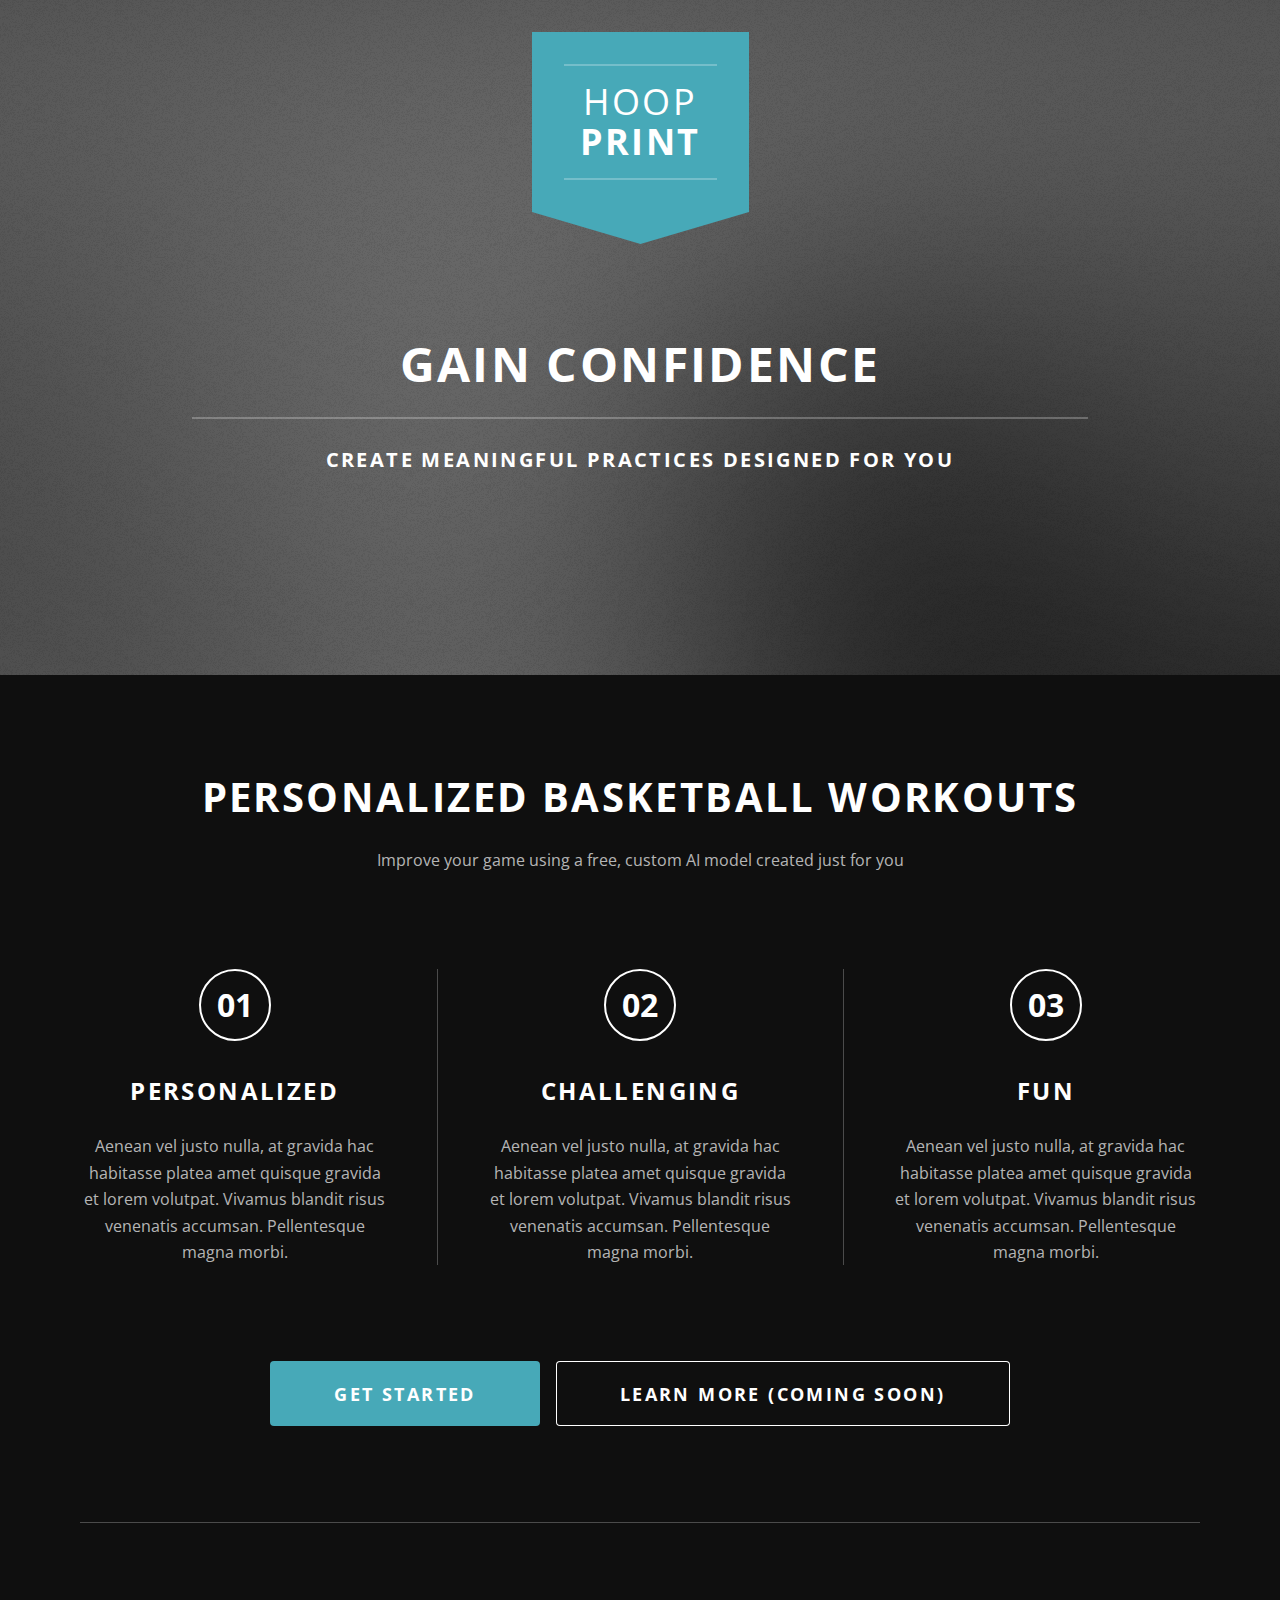
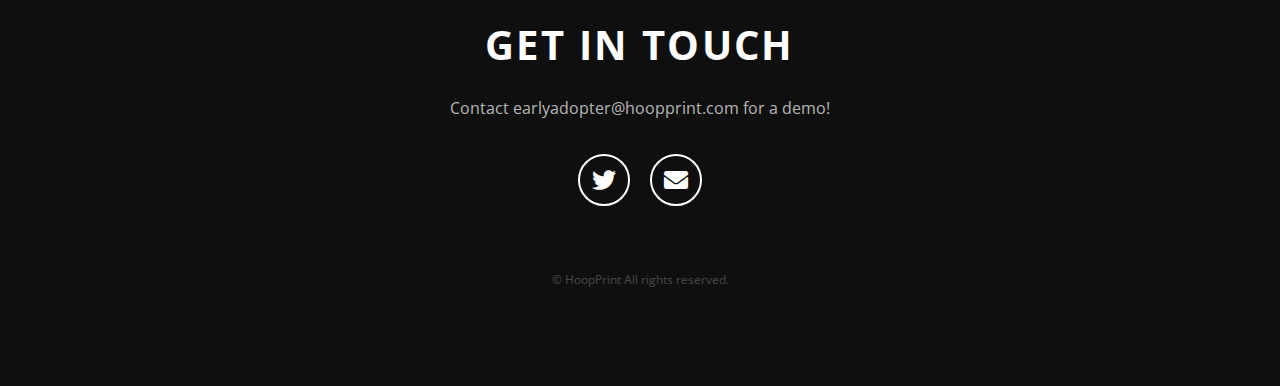
<file: index.html>
<!DOCTYPE HTML>
<!--
	Wide Angle by Pixelarity
	pixelarity.com | hello@pixelarity.com
	License: pixelarity.com/license
-->
<html>
	<head>
		<title>HoopPrint</title>
		<meta charset="utf-8" />
		<meta name="viewport" content="width=device-width, initial-scale=1, user-scalable=no" />
		<meta name="description" content="" />
		<meta name="keywords" content="" />
		<link rel="stylesheet" href="assets/css/main.css" />
	</head>
	<body class="is-preload">

		<!-- Header -->
			<header id="header" class="alt">
				<nav>
<!--					<ul class="nav">
						<li><a href="index.html">Home</a></li>
						<li>
							<a href="#">Dropdown</a>
							<ul>
								<li><a href="#">Magna tempus</a></li>
								<li><a href="#">Etiam lorem facilis</a></li>
								<li>
									<a href="#">Veroeros consequat</a>
									<ul>
										<li><a href="#">Lorem ipsum dolor</a></li>
										<li><a href="#">Phasellus consequat</a></li>
										<li><a href="#">Magna phasellus</a></li>
										<li><a href="#">Etiam dolore nisl</a></li>
									</ul>
								</li>
								<li><a href="#">Dolore sed magna</a></li>
								<li><a href="#">Nisl sed adipiscing</a></li>
							</ul>
						</li>
					</ul>
				</nav>
-->
				<div id="logo">
					<a href="index.html">
						Hoop<br />
						<strong>Print</strong>
					</a>
				</div>
<!--				<nav>
					<ul class="nav">
						<li><a href="generic.html">Generic</a></li>
						<li><a href="elements.html">Elements</a></li>
					</ul>
				</nav>
-->
		</header>

		<!-- Banner -->
			<div id="banner">
				<article data-position="middle right">
					<div class="inner">
						<img src="images/slide01.jpg" alt="" />
						<h1>Gain Confidence</h1>
						<p>Create Meaningful Practices Designed For You</p>
					</div>
				</article>
<!--				<article data-position="top right">
					<div class="inner">
						<img src="images/slide02.jpg" alt="" />
						<h1>Magna sed ipsum</h1>
						<p>Adipiscing nulla justo sed tempus platea</p>
					</div>
				</article>
				<article data-position="top right">
					<div class="inner">
						<img src="images/slide03.jpg" alt="" />
						<h1>Veroeros blandit</h1>
						<p>Adipiscing nulla justo sed tempus platea</p>
					</div>
				</article>
				<article data-position="top right">
					<div class="inner">
						<img src="images/slide04.jpg" alt="" />
						<h1>Veroeros blandit</h1>
						<p>Adipiscing nulla justo sed tempus platea</p>
					</div>
				</article>
-->
			</div>

		<!-- One -->
			<section id="one" class="wrapper">
				<div class="inner">
					<header>
						<h2>Personalized Basketball Workouts</h2>
						<p>Improve your game using a free, custom AI model created just for you</p>
					</header>
					<div class="features-grid">
						<div>
							<span class="number">01</span>
							<h3>Personalized</h3>
							<p>Aenean vel justo nulla, at gravida hac habitasse platea amet quisque gravida et lorem volutpat. Vivamus blandit risus venenatis accumsan. Pellentesque magna morbi.</p>
						</div>
						<div>
							<span class="number">02</span>
							<h3>Challenging</h3>
							<p>Aenean vel justo nulla, at gravida hac habitasse platea amet quisque gravida et lorem volutpat. Vivamus blandit risus venenatis accumsan. Pellentesque magna morbi.</p>
						</div>
						<div>
							<span class="number">03</span>
							<h3>Fun</h3>
							<p>Aenean vel justo nulla, at gravida hac habitasse platea amet quisque gravida et lorem volutpat. Vivamus blandit risus venenatis accumsan. Pellentesque magna morbi.</p>
						</div>
<!--						<div>
							<span class="number">04</span>
							<h3>Cravida Nulla</h3>
							<p>Aenean vel justo nulla, at gravida hac habitasse platea amet quisque gravida et lorem volutpat. Vivamus blandit risus venenatis accumsan. Pellentesque magna morbi.</p>
						</div>
						<div>
							<span class="number">05</span>
							<h3>Platea Risus</h3>
							<p>Aenean vel justo nulla, at gravida hac habitasse platea amet quisque gravida et lorem volutpat. Vivamus blandit risus venenatis accumsan. Pellentesque magna morbi.</p>
						</div>
						<div>
							<span class="number">06</span>
							<h3>Vel Accumsan</h3>
							<p>Aenean vel justo nulla, at gravida hac habitasse platea amet quisque gravida et lorem volutpat. Vivamus blandit risus venenatis accumsan. Pellentesque magna morbi.</p>
						</div>
	-->
					</div>
					<ul class="actions special">
						<li><a href="https://chatgpt.com/g/g-67e89c17c6b481918f7dc45e9bae8c86-basketball-workouts" class="button large primary">Get Started</a></li>
						<li><a href="#" class="button large">Learn More (Coming Soon)</a></li>
					</ul>
				</div>
			</section>

		<!-- Footer -->
			<section id="footer">
				<div class="inner">
					<header>
						<h2>Get in Touch</h2>
						<p>Contact earlyadopter@hoopprint.com for a demo!</p>
					</header>
					<ul class="icons">
						<li><a href="https://x.com/hoopprint" class="icon brands fa-twitter"><span class="label">Twitter</span></a></li>
<!--						<li><a href="#" class="icon brands fa-instagram"><span class="label">Instagram</span></a></li>
						<li><a href="#" class="icon brands fa-facebook-f"><span class="label">Facebook</span></a></li>
						<li><a href="#" class="icon brands fa-500px"><span class="label">500px</span></a></li>
-->						<li><a href="mailto:earlyadopter@hoopprint.com" class="icon solid fa-envelope"><span class="label">Email</span></a></li>
					</ul>
					<div class="copyright">
						&copy; HoopPrint All rights reserved.
					</div>
				</div>
			</section>

		<!-- Scripts -->
			<script src="assets/js/jquery.min.js"></script>
			<script src="assets/js/browser.min.js"></script>
			<script src="assets/js/breakpoints.min.js"></script>
			<script src="assets/js/jquery.dropotron.min.js"></script>
			<script src="assets/js/util.js"></script>
			<script src="assets/js/main.js"></script>

	</body>
</html>
</file>
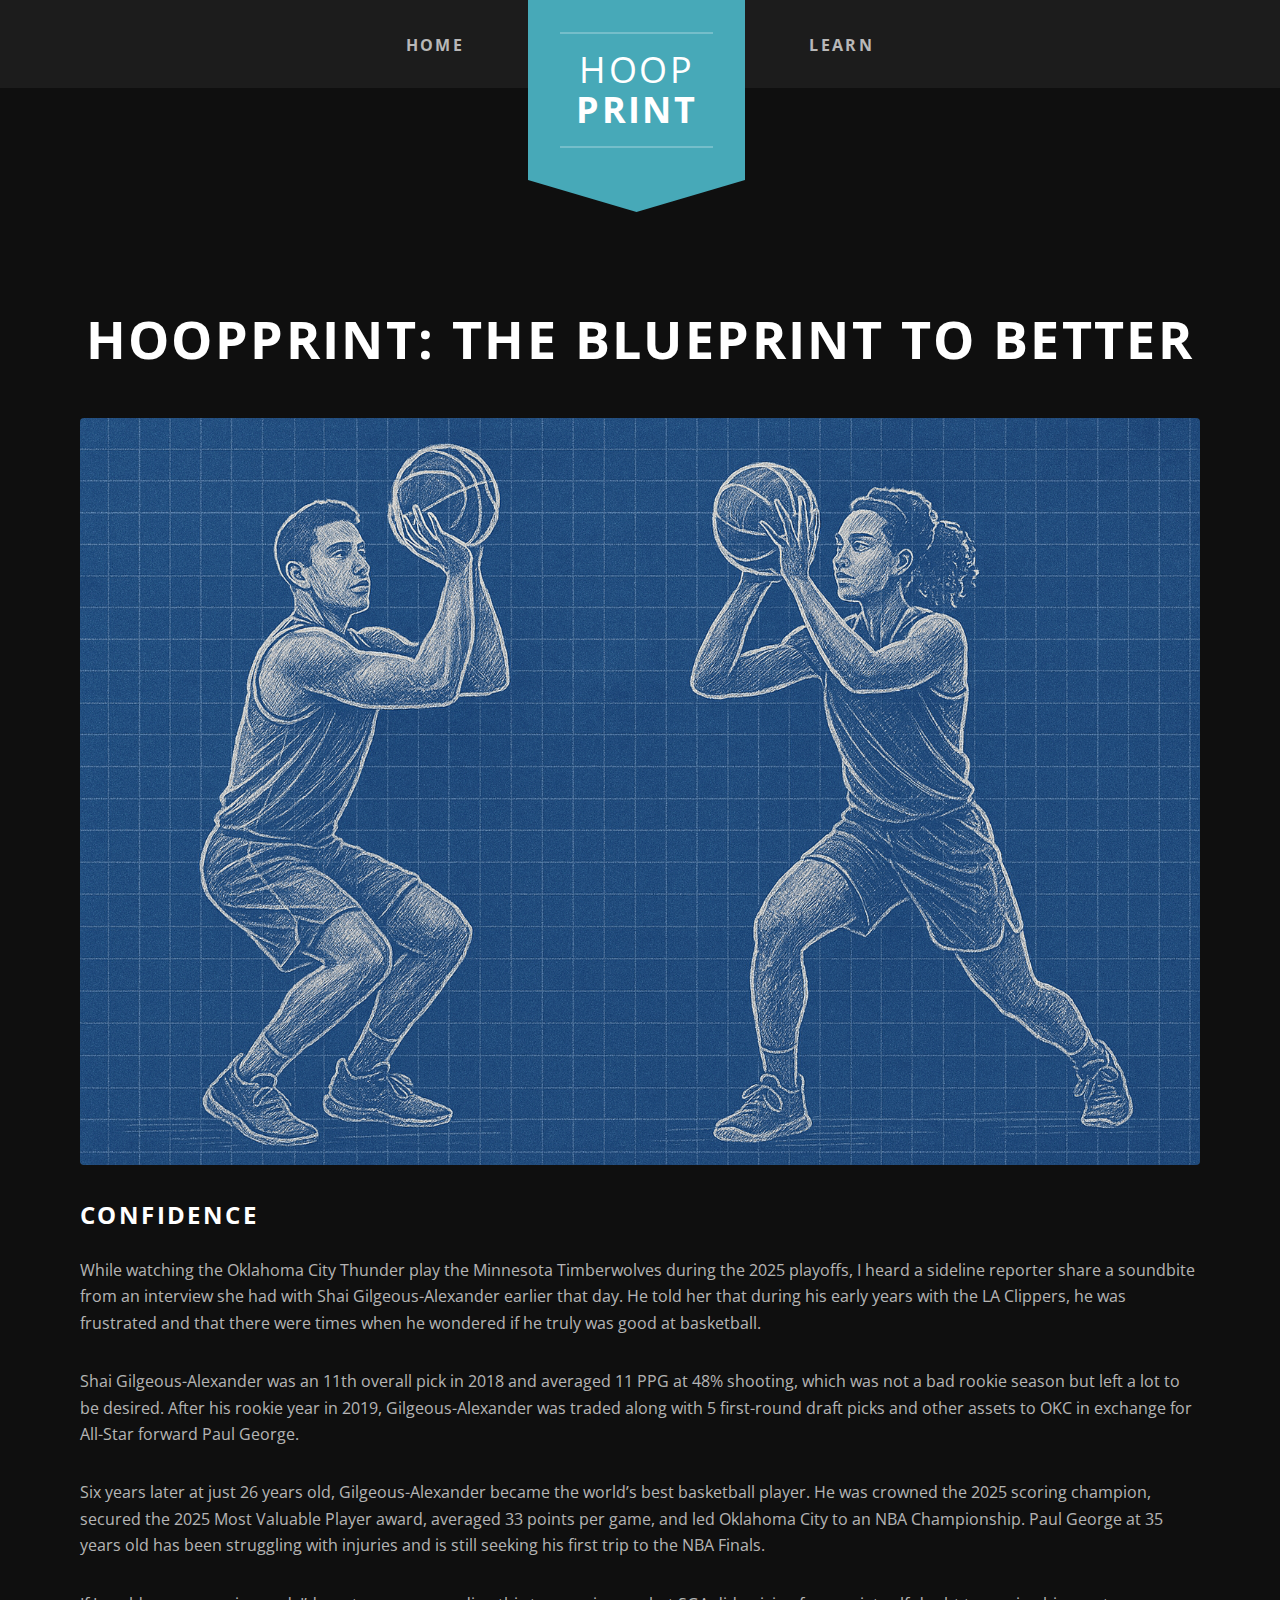
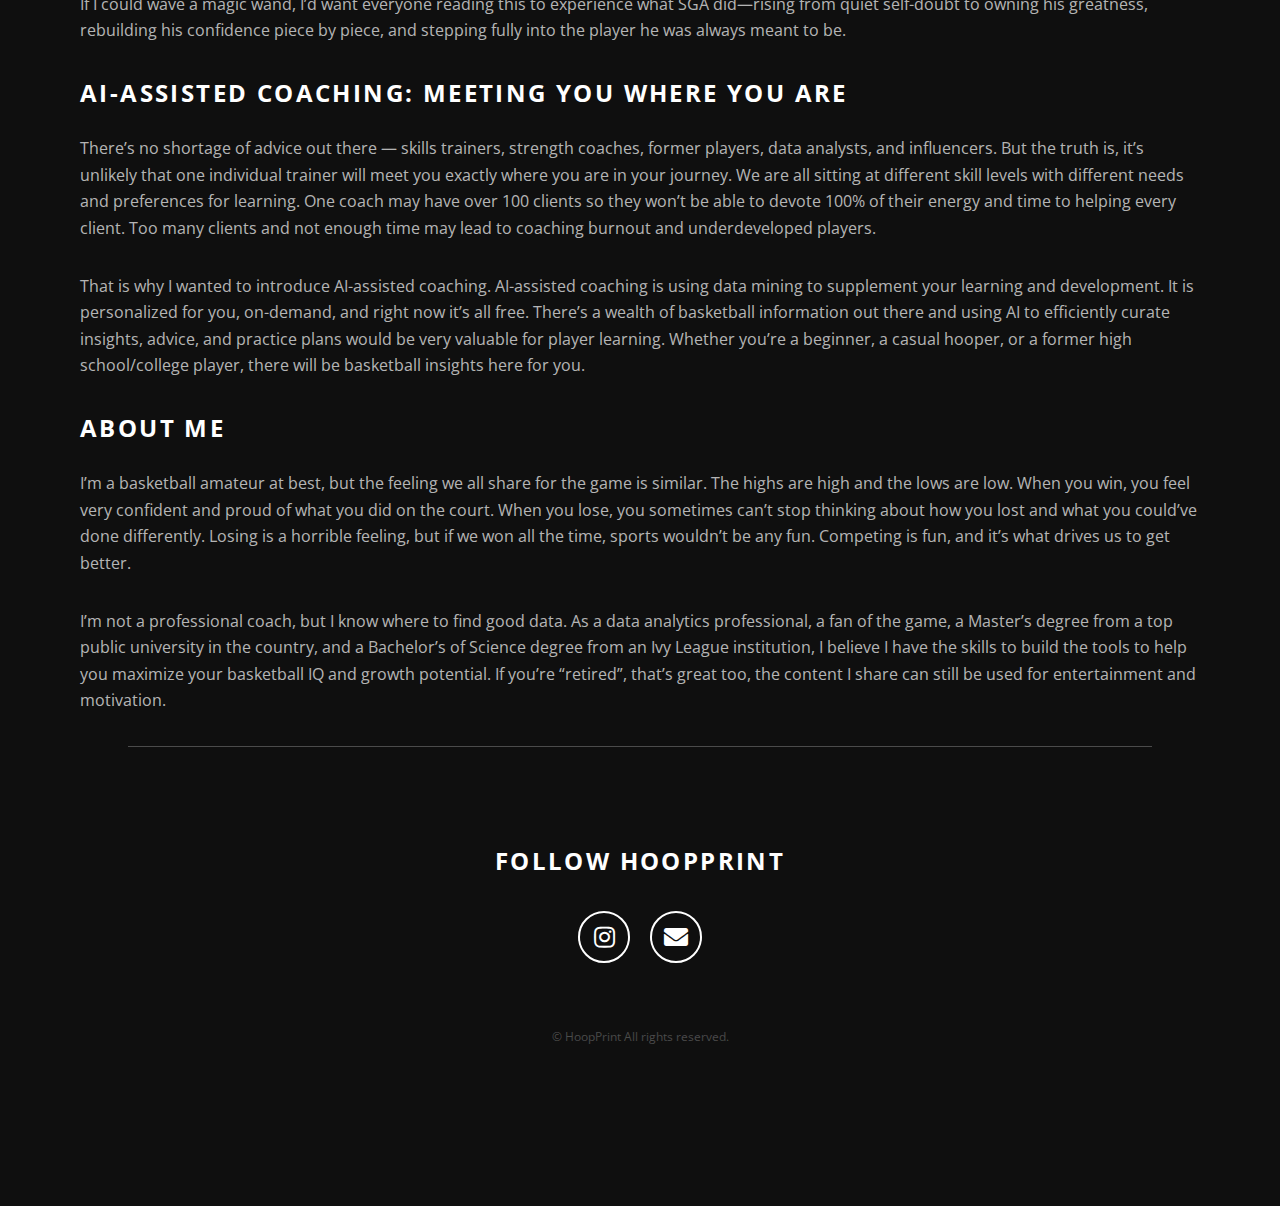
<file: about.html>
<!DOCTYPE HTML>
<!--
	Wide Angle by Pixelarity
	pixelarity.com | hello@pixelarity.com
	License: pixelarity.com/license
-->
<html>
	<head>

		<!-- Google tag (gtag.js) -->
			<script async src="https://www.googletagmanager.com/gtag/js?id=G-23FL2YW539"></script>
			<script>
			  window.dataLayer = window.dataLayer || [];
			  function gtag(){dataLayer.push(arguments);}
			  gtag('js', new Date());
			
			  gtag('config', 'G-23FL2YW539');
			</script>

<link rel="icon" type="image/png" href="/favicon-96x96.png" sizes="96x96" />
<link rel="icon" type="image/svg+xml" href="/favicon.svg" />
<link rel="shortcut icon" href="/favicon.ico" />
<link rel="apple-touch-icon" sizes="180x180" href="/apple-touch-icon.png" />
<link rel="manifest" href="/site.webmanifest" />
		
		<title>About HoopPrint</title>
		<meta charset="utf-8" />
		<meta name="viewport" content="width=device-width, initial-scale=1, user-scalable=no" />
		<meta name="description" content="" />
		<meta name="keywords" content="" />
		<link rel="stylesheet" href="assets/css/main.css" />
	</head>
	<body class="is-preload">

		<!-- Header -->
			<header id="header">
				<nav>
					<ul class="nav">
						<li><a href="index.html">Home</a></li>
					</ul>
							
				</nav>
				<div id="logo">
					<a href="index.html">
						Hoop<br />
						<strong>Print</strong>
					</a>
				</div>
			<nav>
				<ul class="nav">
					<li>
						<a href="about.html">Learn</a>
					<ul>
						<li><a href="about.html">About HoopPrint</a></li>
						<li><a href="#">Basketball Workouts</a></li>
						<li><a href="#">Hey CoachGPT</a></li>
					</ul>
					</li>
				</ul>
			</nav> 
	</header>

		<!-- Main -->
			<div id="main" class="wrapper">
				<div class="inner">
					<h1 class="major">HoopPrint: The Blueprint to Better</h1>
					<span class="image fit"><img src="images/blueprint_shooting_perfect.png" alt="" /></span>
	
					<h3>Confidence</h3>

					<p>
					
While watching the Oklahoma City Thunder play the Minnesota Timberwolves during the 2025 playoffs, I heard a sideline reporter share a soundbite from an interview she had with Shai Gilgeous-Alexander earlier that day. He told her that during his early years with the LA Clippers, he was frustrated and that there were times when he wondered if he truly was good at basketball. 

					</p>

					<p>

Shai Gilgeous-Alexander was an 11th overall pick in 2018 and averaged 11 PPG at 48% shooting, which was not a bad rookie season but left a lot to be desired. After his rookie year in 2019, Gilgeous-Alexander was traded along with 5 first-round draft picks and other assets to OKC in exchange for All-Star forward Paul George. 

					</p>

<p>

	Six years later at just 26 years old, Gilgeous-Alexander became the world’s best basketball player. He was crowned the 2025 scoring champion, secured the 2025 Most Valuable Player award, averaged 33 points per game, and led Oklahoma City to an NBA Championship. Paul George at 35 years old has been struggling with injuries and is still seeking his first trip to the NBA Finals.

</p>
					
					<p>
					
If I could wave a magic wand, I’d want everyone reading this to experience what SGA did—rising from quiet self-doubt to owning his greatness, rebuilding his confidence piece by piece, and stepping fully into the player he was always meant to be.
					
					</p>

					<h3>AI-assisted coaching: Meeting you where you are</h3>

					<p>

There’s no shortage of advice out there — skills trainers, strength coaches, former players, data analysts, and influencers. But the truth is, it’s unlikely that one individual trainer will meet you exactly where you are in your journey. We are all sitting at different skill levels with different needs and preferences for learning. One coach may have over 100 clients so they won’t be able to devote 100% of their energy and time to helping every client. Too many clients and not enough time may lead to coaching burnout and underdeveloped players.
					
					</p>


					<p>
						
That is why I wanted to introduce AI-assisted coaching. AI-assisted coaching is using data mining to supplement your learning and development. It is personalized for you, on-demand, and right now it’s all free. There’s a wealth of basketball information out there and using AI to efficiently curate insights, advice, and practice plans would be very valuable for player learning. Whether you’re a beginner, a casual hooper, or a former high school/college player, there will be basketball insights here for you.
	
					</p>

					
					<h3>About Me</h3>
					<p>

I’m a basketball amateur at best, but the feeling we all share for the game is similar. The highs are high and the lows are low. When you win, you feel very confident and proud of what you did on the court. When you lose, you sometimes can’t stop thinking about how you lost and what you could’ve done differently. Losing is a horrible feeling, but if we won all the time, sports wouldn’t be any fun. Competing is fun, and it’s what drives us to get better.
					</p>
<p>

	I’m not a professional coach, but I know where to find good data. As a data analytics professional, a fan of the game, a Master’s degree from a top public university in the country, and a Bachelor’s of Science degree from an Ivy League institution, I believe I have the skills to build the tools to help you maximize your basketball IQ and growth potential. If you’re “retired”, that’s great too, the content I share can still be used for entertainment and motivation.
	
</p>
						
			


					


		<!-- Footer -->
			<section id="footer">
				<div class="inner">
				<header>
					<h3>Follow HoopPrint</h3>
<!--						<p>Contact earlyadopter@hoopprint.com for a demo!</p>
-->
					</header>
					<ul class="icons">
<!--						<li><a href="https://x.com/hoopprint" target="_blank" class="icon brands fa-twitter"><span class="label">Twitter</span></a></li> 
						-->
						<li><a href="https://www.instagram.com/hoopprint_official/" target="_blank" class="icon brands fa-instagram"><span class="label">Instagram</span></a></li>
<!--						<li><a href="#" class="icon brands fa-facebook-f"><span class="label">Facebook</span></a></li>
						<li><a href="#" class="icon brands fa-500px"><span class="label">500px</span></a></li>
						-->						
						<li><a href="mailto:earlyadopter@hoopprint.com" class="icon solid fa-envelope"><span class="label">Email</span></a></li>
					</ul>
					<div class="copyright">
						&copy; HoopPrint All rights reserved.
					</div>
				</div>
			</section>

		<!-- Scripts -->
			<script src="assets/js/jquery.min.js"></script>
			<script src="assets/js/browser.min.js"></script>
			<script src="assets/js/breakpoints.min.js"></script>
			<script src="assets/js/jquery.dropotron.min.js"></script>
			<script src="assets/js/util.js"></script>
			<script src="assets/js/main.js"></script>

	</body>
</html>
</file>
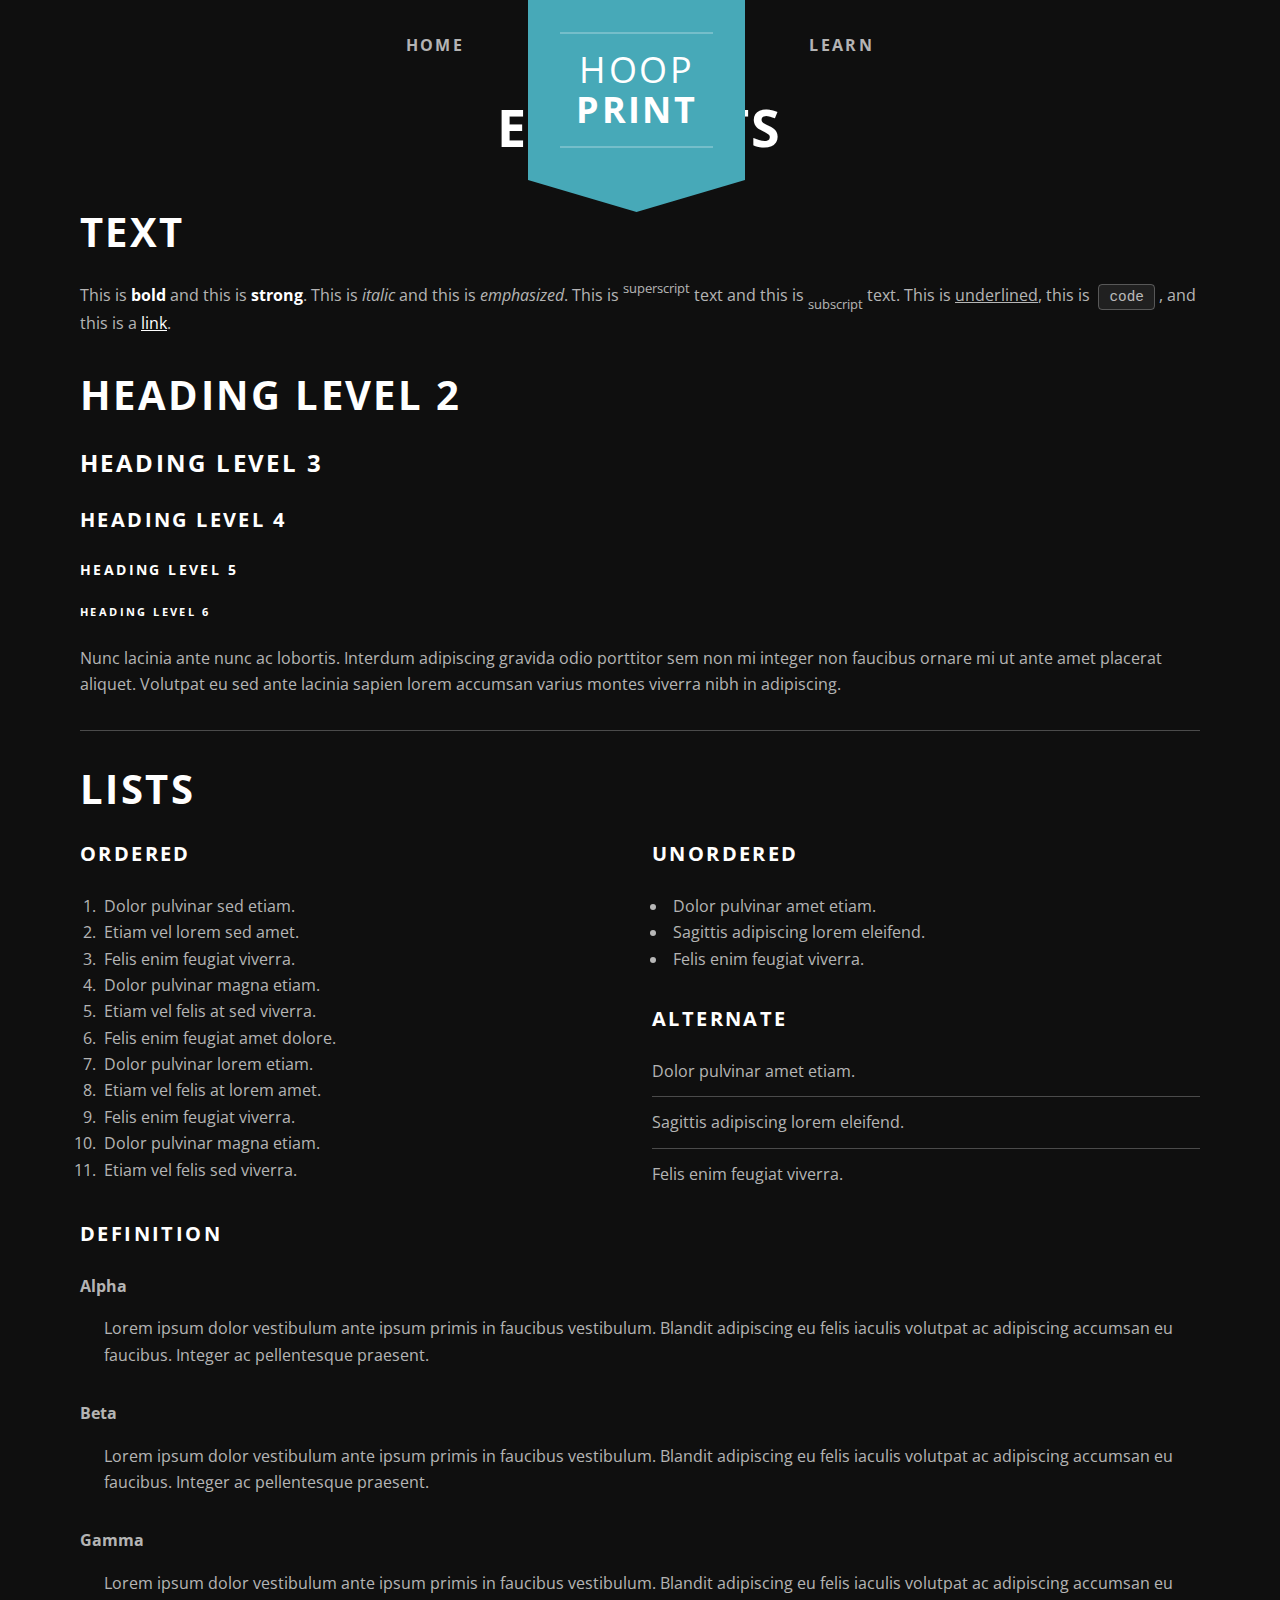
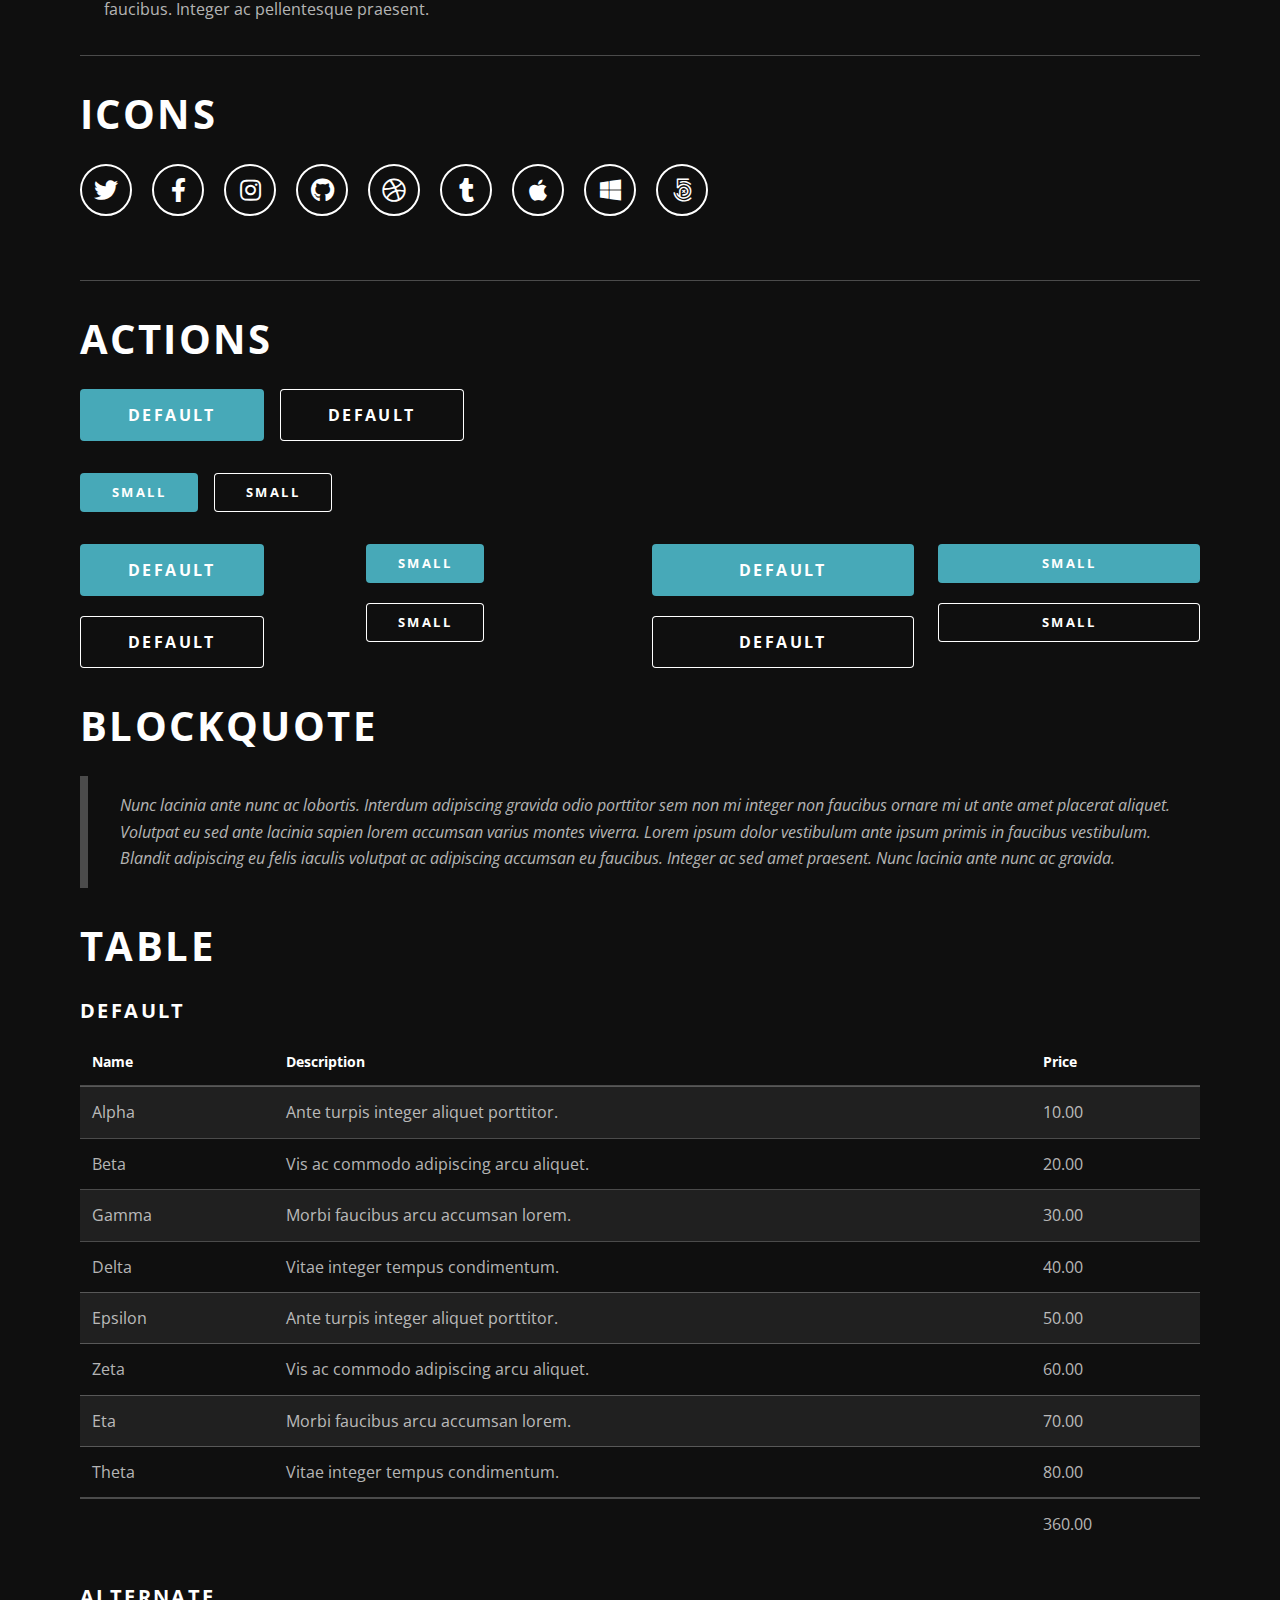
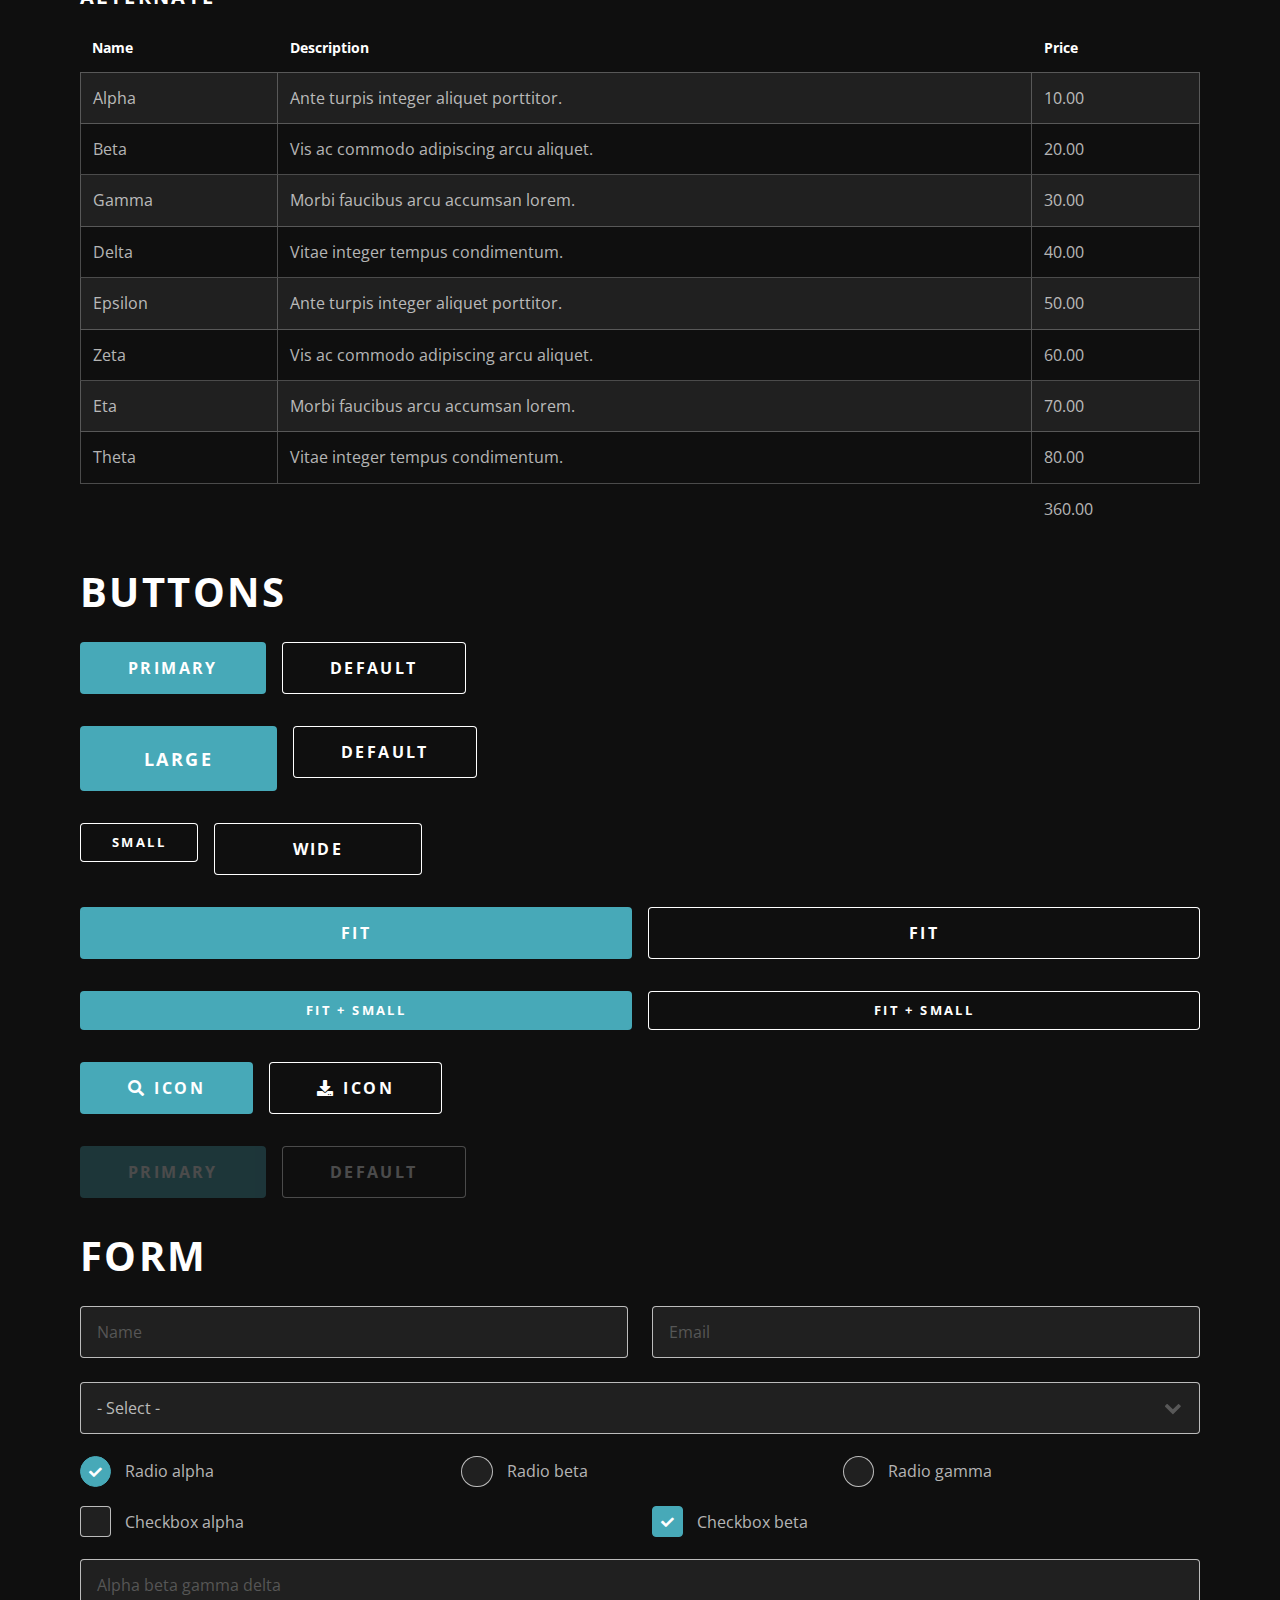
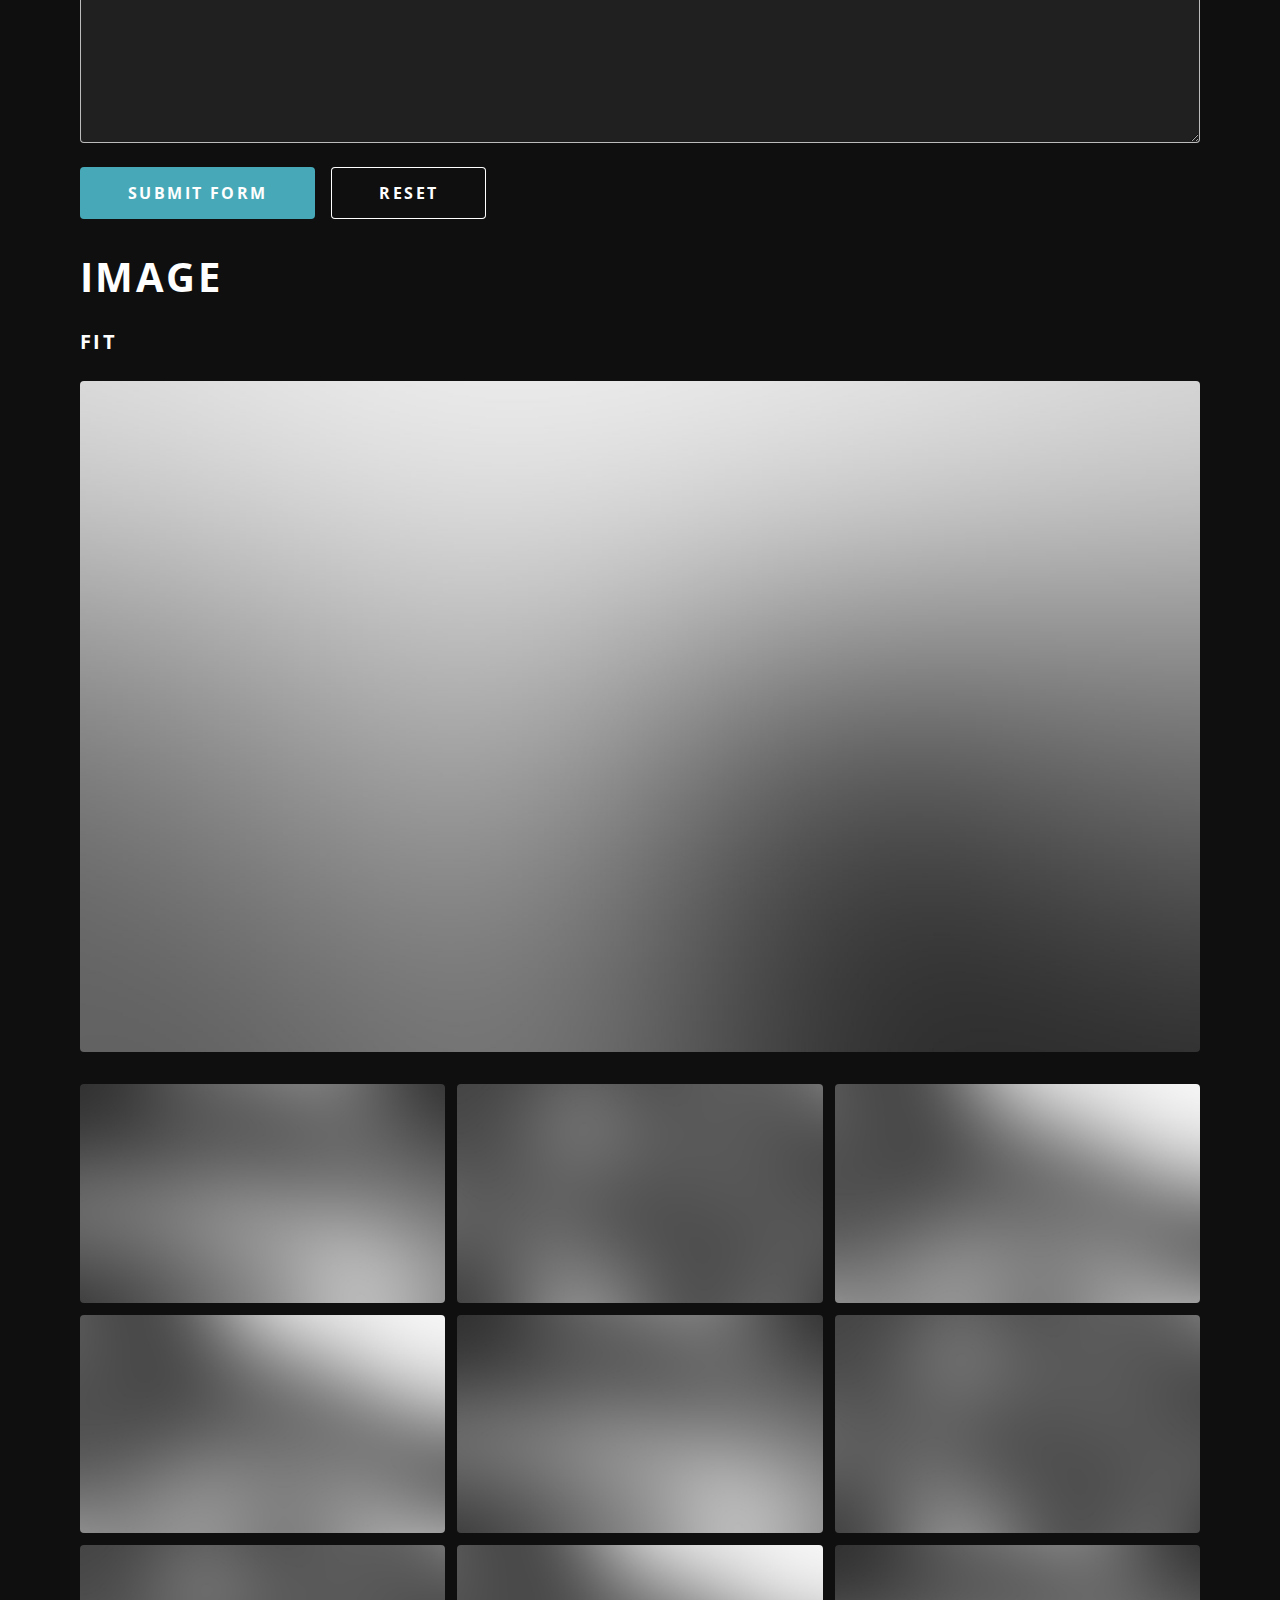
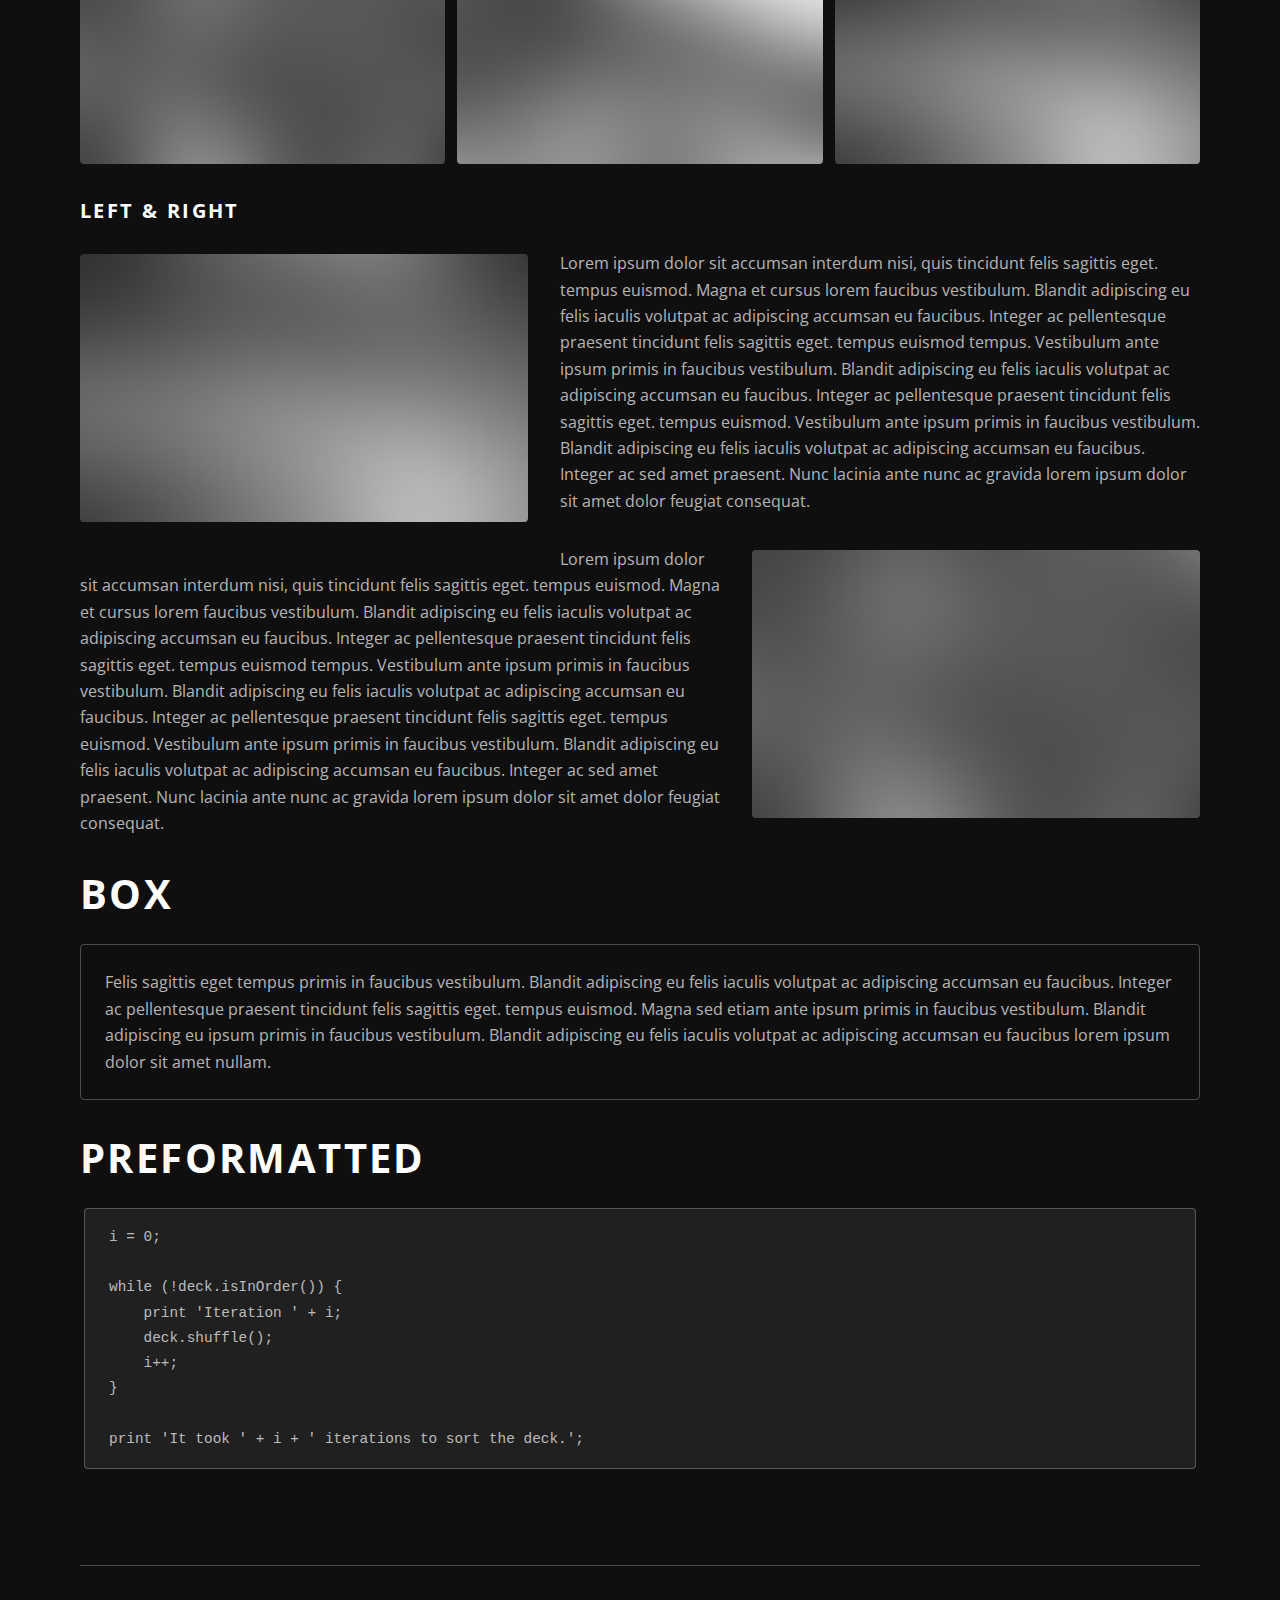
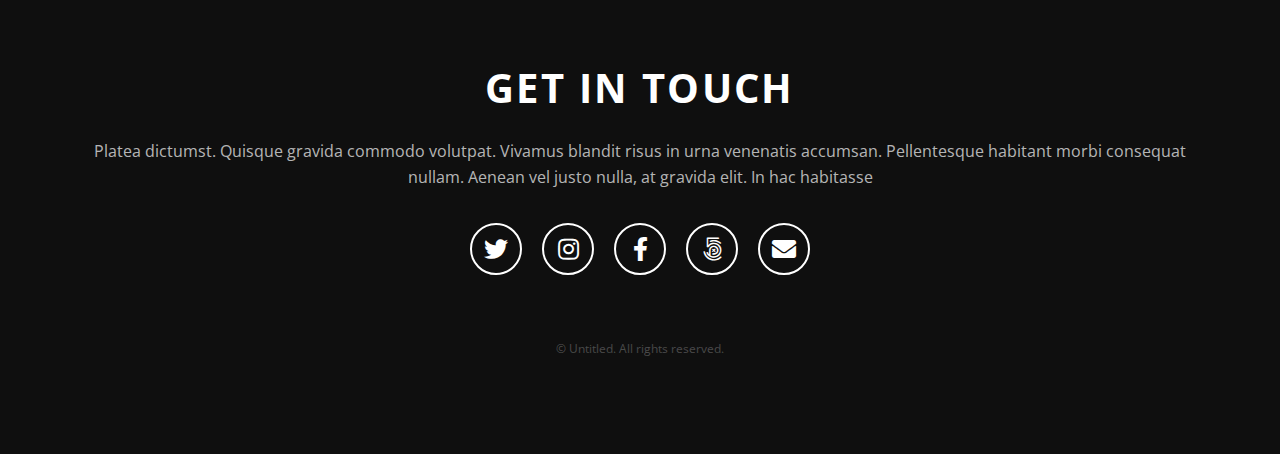
<file: chatgpt-workouts.html>
<!DOCTYPE HTML>
<!--
	Wide Angle by Pixelarity
	pixelarity.com | hello@pixelarity.com
	License: pixelarity.com/license
-->
<html>
	<head>

	<!-- Google tag (gtag.js) -->
			<script async src="https://www.googletagmanager.com/gtag/js?id=G-23FL2YW539"></script>
			<script>
			  window.dataLayer = window.dataLayer || [];
			  function gtag(){dataLayer.push(arguments);}
			  gtag('js', new Date());
			
			  gtag('config', 'G-23FL2YW539');
			</script>

<link rel="icon" type="image/png" href="/favicon-96x96.png" sizes="96x96" />
<link rel="icon" type="image/svg+xml" href="/favicon.svg" />
<link rel="shortcut icon" href="/favicon.ico" />
<link rel="apple-touch-icon" sizes="180x180" href="/apple-touch-icon.png" />
<link rel="manifest" href="/site.webmanifest" />
		
		<title>HoopPrint</title>
		<title>ChatGPT Workouts</title>
		<meta charset="utf-8" />
		<meta name="viewport" content="width=device-width, initial-scale=1, user-scalable=no" />
		<meta name="description" content="" />
		<meta name="keywords" content="" />
		<link rel="stylesheet" href="assets/css/main.css" />
	</head>
	<body class="is-preload">

		<!-- Header -->
<header id="header" class="alt">
  <nav class="nav-left">
    <ul class="nav">
      <li><a href="https://hoopprint.com/">Home</a></li>
    </ul>
  </nav>

  <div id="logo">
    <a href="https://hoopprint.com/">
      Hoop<br />
      <strong>Print</strong>
    </a>
  </div>

  <nav class="nav-right">
    <ul class="nav">
      <li>
        <a href="about.html">Learn</a>
        <ul class="dropdown">
          <li><a href="about.html">About HoopPrint</a></li>
          <li><a href="chatgpt-workouts.html">Basketball Workouts</a></li>
        </ul>
      </li>
    </ul>
  </nav>
</header>

		<!-- Main -->
			<div id="main" class="wrapper">
				<div class="inner">

					<!-- Elements -->
						<h1 class="major">Elements</h1>

							<!-- Text -->
								<h2>Text</h2>
								<p>
									This is <b>bold</b> and this is <strong>strong</strong>. This is <i>italic</i> and this is <em>emphasized</em>.
									This is <sup>superscript</sup> text and this is <sub>subscript</sub> text.
									This is <u>underlined</u>, this is <code>code</code>, and this is a <a href="#">link</a>.
								</p>
								<h2>Heading Level 2</h2>
								<h3>Heading Level 3</h3>
								<h4>Heading Level 4</h4>
								<h5>Heading Level 5</h5>
								<h6>Heading Level 6</h6>
								<p>Nunc lacinia ante nunc ac lobortis. Interdum adipiscing gravida odio porttitor sem non mi integer non faucibus ornare mi ut ante amet placerat aliquet. Volutpat eu sed ante lacinia sapien lorem accumsan varius montes viverra nibh in adipiscing.</p>

							<hr />

							<!-- Lists -->
								<h2>Lists</h2>
								<div class="row">
									<div class="col-6 col-12-small">
										<h4>Ordered</h4>
										<ol>
											<li>Dolor pulvinar sed etiam.</li>
											<li>Etiam vel lorem sed amet.</li>
											<li>Felis enim feugiat viverra.</li>
											<li>Dolor pulvinar magna etiam.</li>
											<li>Etiam vel felis at sed viverra.</li>
											<li>Felis enim feugiat amet dolore.</li>
											<li>Dolor pulvinar lorem etiam.</li>
											<li>Etiam vel felis at lorem amet.</li>
											<li>Felis enim feugiat viverra.</li>
											<li>Dolor pulvinar magna etiam.</li>
											<li>Etiam vel felis sed viverra.</li>
										</ol>
									</div>
									<div class="col-6 col-12-small">
										<h4>Unordered</h4>
										<ul>
											<li>Dolor pulvinar amet etiam.</li>
											<li>Sagittis adipiscing lorem eleifend.</li>
											<li>Felis enim feugiat viverra.</li>
										</ul>
										<h4>Alternate</h4>
										<ul class="alt">
											<li>Dolor pulvinar amet etiam.</li>
											<li>Sagittis adipiscing lorem eleifend.</li>
											<li>Felis enim feugiat viverra.</li>
										</ul>
									</div>
								</div>
								<h4>Definition</h4>
								<dl>
									<dt>Alpha</dt>
									<dd>
										<p>Lorem ipsum dolor vestibulum ante ipsum primis in faucibus vestibulum. Blandit adipiscing eu felis iaculis volutpat ac adipiscing accumsan eu faucibus. Integer ac pellentesque praesent.</p>
									</dd>
									<dt>Beta</dt>
									<dd>
										<p>Lorem ipsum dolor vestibulum ante ipsum primis in faucibus vestibulum. Blandit adipiscing eu felis iaculis volutpat ac adipiscing accumsan eu faucibus. Integer ac pellentesque praesent.</p>
									</dd>
									<dt>Gamma</dt>
									<dd>
										<p>Lorem ipsum dolor vestibulum ante ipsum primis in faucibus vestibulum. Blandit adipiscing eu felis iaculis volutpat ac adipiscing accumsan eu faucibus. Integer ac pellentesque praesent.</p>
									</dd>
								</dl>

							<hr />

							<!-- Icons -->
								<h2>Icons</h2>
								<ul class="icons">
									<li><a href="#" class="icon brands fa-twitter"><span class="label">Twitter</span></a></li>
									<li><a href="#" class="icon brands fa-facebook-f"><span class="label">Facebook</span></a></li>
									<li><a href="#" class="icon brands fa-instagram"><span class="label">Instagram</span></a></li>
									<li><a href="#" class="icon brands fa-github"><span class="label">Github</span></a></li>
									<li><a href="#" class="icon brands fa-dribbble"><span class="label">Dribbble</span></a></li>
									<li><a href="#" class="icon brands fa-tumblr"><span class="label">Tumblr</span></a></li>
									<li><a href="#" class="icon brands fa-apple"><span class="label">Apple</span></a></li>
									<li><a href="#" class="icon brands fa-windows"><span class="label">Windows</span></a></li>
									<li><a href="#" class="icon brands fa-500px"><span class="label">500px</span></a></li>
								</ul>

							<hr />

							<!-- Actions -->
								<h2>Actions</h2>
								<ul class="actions">
									<li><a href="#" class="button primary">Default</a></li>
									<li><a href="#" class="button">Default</a></li>
								</ul>
								<ul class="actions">
									<li><a href="#" class="button primary small">Small</a></li>
									<li><a href="#" class="button small">Small</a></li>
								</ul>
								<div class="row">
									<div class="col-3 col-12-small">
										<ul class="actions stacked">
											<li><a href="#" class="button primary">Default</a></li>
											<li><a href="#" class="button">Default</a></li>
										</ul>
									</div>
									<div class="col-3 col-12-small">
										<ul class="actions stacked">
											<li><a href="#" class="button primary small">Small</a></li>
											<li><a href="#" class="button small">Small</a></li>
										</ul>
									</div>
									<div class="col-3 col-12-small">
										<ul class="actions stacked">
											<li><a href="#" class="button primary fit">Default</a></li>
											<li><a href="#" class="button fit">Default</a></li>
										</ul>
									</div>
									<div class="col-3 col-12-small">
										<ul class="actions stacked">
											<li><a href="#" class="button primary small fit">Small</a></li>
											<li><a href="#" class="button small fit">Small</a></li>
										</ul>
									</div>
								</div>

							<!-- Blockquote -->
								<h2>Blockquote</h2>
								<blockquote>Nunc lacinia ante nunc ac lobortis. Interdum adipiscing gravida odio porttitor sem non mi integer non faucibus ornare mi ut ante amet placerat aliquet. Volutpat eu sed ante lacinia sapien lorem accumsan varius montes viverra. Lorem ipsum dolor vestibulum ante ipsum primis in faucibus vestibulum. Blandit adipiscing eu felis iaculis volutpat ac adipiscing accumsan eu faucibus. Integer ac sed amet praesent. Nunc lacinia ante nunc ac gravida.</blockquote>

							<!-- Table -->
								<h2>Table</h2>
								<h4>Default</h4>
								<div class="table-wrapper">
									<table>
										<thead>
											<tr>
												<th>Name</th>
												<th>Description</th>
												<th>Price</th>
											</tr>
										</thead>
										<tbody>
											<tr>
												<td>Alpha</td>
												<td>Ante turpis integer aliquet porttitor.</td>
												<td>10.00</td>
											</tr>
											<tr>
												<td>Beta</td>
												<td>Vis ac commodo adipiscing arcu aliquet.</td>
												<td>20.00</td>
											</tr>
											<tr>
												<td>Gamma</td>
												<td>Morbi faucibus arcu accumsan lorem.</td>
												<td>30.00</td>
											</tr>
											<tr>
												<td>Delta</td>
												<td>Vitae integer tempus condimentum.</td>
												<td>40.00</td>
											</tr>
											<tr>
												<td>Epsilon</td>
												<td>Ante turpis integer aliquet porttitor.</td>
												<td>50.00</td>
											</tr>
											<tr>
												<td>Zeta</td>
												<td>Vis ac commodo adipiscing arcu aliquet.</td>
												<td>60.00</td>
											</tr>
											<tr>
												<td>Eta</td>
												<td>Morbi faucibus arcu accumsan lorem.</td>
												<td>70.00</td>
											</tr>
											<tr>
												<td>Theta</td>
												<td>Vitae integer tempus condimentum.</td>
												<td>80.00</td>
											</tr>
										</tbody>
										<tfoot>
											<tr>
												<td colspan="2"></td>
												<td>360.00</td>
											</tr>
										</tfoot>
									</table>
								</div>
								<h4>Alternate</h4>
								<div class="table-wrapper">
									<table class="alt">
										<thead>
											<tr>
												<th>Name</th>
												<th>Description</th>
												<th>Price</th>
											</tr>
										</thead>
										<tbody>
											<tr>
												<td>Alpha</td>
												<td>Ante turpis integer aliquet porttitor.</td>
												<td>10.00</td>
											</tr>
											<tr>
												<td>Beta</td>
												<td>Vis ac commodo adipiscing arcu aliquet.</td>
												<td>20.00</td>
											</tr>
											<tr>
												<td>Gamma</td>
												<td>Morbi faucibus arcu accumsan lorem.</td>
												<td>30.00</td>
											</tr>
											<tr>
												<td>Delta</td>
												<td>Vitae integer tempus condimentum.</td>
												<td>40.00</td>
											</tr>
											<tr>
												<td>Epsilon</td>
												<td>Ante turpis integer aliquet porttitor.</td>
												<td>50.00</td>
											</tr>
											<tr>
												<td>Zeta</td>
												<td>Vis ac commodo adipiscing arcu aliquet.</td>
												<td>60.00</td>
											</tr>
											<tr>
												<td>Eta</td>
												<td>Morbi faucibus arcu accumsan lorem.</td>
												<td>70.00</td>
											</tr>
											<tr>
												<td>Theta</td>
												<td>Vitae integer tempus condimentum.</td>
												<td>80.00</td>
											</tr>
										</tbody>
										<tfoot>
											<tr>
												<td colspan="2"></td>
												<td>360.00</td>
											</tr>
										</tfoot>
									</table>
								</div>

							<!-- Buttons -->
								<h2>Buttons</h2>
								<ul class="actions">
									<li><a href="#" class="button primary">Primary</a></li>
									<li><a href="#" class="button">Default</a></li>
								</ul>
								<ul class="actions">
									<li><a href="#" class="button primary large">Large</a></li>
									<li><a href="#" class="button">Default</a></li>
								</ul>
								<ul class="actions">
									<li><a href="#" class="button small">Small</a></li>
									<li><a href="#" class="button wide">Wide</a></li>
								</ul>
								<ul class="actions fit">
									<li><a href="#" class="button primary fit">Fit</a></li>
									<li><a href="#" class="button fit">Fit</a></li>
								</ul>
								<ul class="actions fit">
									<li><a href="#" class="button primary fit small">Fit + Small</a></li>
									<li><a href="#" class="button fit small">Fit + Small</a></li>
								</ul>
								<ul class="actions">
									<li><a href="#" class="button primary icon solid fa-search">Icon</a></li>
									<li><a href="#" class="button icon solid fa-download">Icon</a></li>
								</ul>
								<ul class="actions">
									<li><span class="button primary disabled">Primary</span></li>
									<li><span class="button disabled">Default</span></li>
								</ul>

							<!-- Form -->
								<h2>Form</h2>
								<form method="post" action="#">
									<div class="row gtr-uniform">
										<div class="col-6 col-12-xsmall">
											<input type="text" name="name" id="name" value="" placeholder="Name" />
										</div>
										<div class="col-6 col-12-xsmall">
											<input type="email" name="email" id="email" value="" placeholder="Email" />
										</div>
										<!-- Break -->
										<div class="col-12">
											<select name="category" id="category">
												<option value="">- Select -</option>
												<option value="alpha">Option alpha</option>
												<option value="beta">Option beta</option>
												<option value="gamma">Option gamma</option>
												<option value="delta">Option delta</option>
												<option value="epsilon">Option epsilon</option>
												<option value="zeta">Option zeta</option>
												<option value="eta">Option eta</option>
												<option value="theta">Option theta</option>
											</select>
										</div>
										<!-- Break -->
										<div class="col-4 col-12-small">
											<input type="radio" id="radio-alpha" name="radio" checked>
											<label for="radio-alpha">Radio alpha</label>
										</div>
										<div class="col-4 col-12-small">
											<input type="radio" id="radio-beta" name="radio">
											<label for="radio-beta">Radio beta</label>
										</div>
										<div class="col-4 col-12-small">
											<input type="radio" id="radio-gamma" name="radio">
											<label for="radio-gamma">Radio gamma</label>
										</div>
										<!-- Break -->
										<div class="col-6 col-12-small">
											<input type="checkbox" id="checkbox-alpha" name="checkbox">
											<label for="checkbox-alpha">Checkbox alpha</label>
										</div>
										<div class="col-6 col-12-small">
											<input type="checkbox" id="checkbox-beta" name="checkbox" checked>
											<label for="checkbox-beta">Checkbox beta</label>
										</div>
										<!-- Break -->
										<div class="col-12">
											<textarea name="textarea" id="textarea" placeholder="Alpha beta gamma delta" rows="6"></textarea>
										</div>
										<!-- Break -->
										<div class="col-12">
											<ul class="actions">
												<li><input type="submit" value="Submit Form" class="primary" /></li>
												<li><input type="reset" value="Reset" /></li>
											</ul>
										</div>
									</div>
								</form>

							<!-- Image -->
								<h2>Image</h2>
								<h4>Fit</h4>
								<span class="image fit"><img src="images/slide01.jpg" alt="" /></span>
								<div class="box alt">
									<div class="row gtr-50 gtr-uniform">
										<div class="col-4"><span class="image fit"><img src="images/slide02.jpg" alt="" /></span></div>
										<div class="col-4"><span class="image fit"><img src="images/slide03.jpg" alt="" /></span></div>
										<div class="col-4"><span class="image fit"><img src="images/slide04.jpg" alt="" /></span></div>
										<!-- Break -->
										<div class="col-4"><span class="image fit"><img src="images/slide04.jpg" alt="" /></span></div>
										<div class="col-4"><span class="image fit"><img src="images/slide02.jpg" alt="" /></span></div>
										<div class="col-4"><span class="image fit"><img src="images/slide03.jpg" alt="" /></span></div>
										<!-- Break -->
										<div class="col-4"><span class="image fit"><img src="images/slide03.jpg" alt="" /></span></div>
										<div class="col-4"><span class="image fit"><img src="images/slide04.jpg" alt="" /></span></div>
										<div class="col-4"><span class="image fit"><img src="images/slide02.jpg" alt="" /></span></div>
									</div>
								</div>
								<h4>Left &amp; Right</h4>
								<p>
									<span class="image left"><img src="images/slide02.jpg" alt="" /></span>
									Lorem ipsum dolor sit accumsan interdum nisi, quis tincidunt felis sagittis eget.
									tempus euismod. Magna et cursus lorem faucibus vestibulum. Blandit adipiscing eu
									felis iaculis volutpat ac adipiscing accumsan eu faucibus. Integer ac pellentesque
									praesent tincidunt felis sagittis eget. tempus euismod tempus. Vestibulum ante ipsum
									primis in faucibus vestibulum. Blandit adipiscing eu felis iaculis volutpat ac
									adipiscing accumsan eu faucibus. Integer ac pellentesque praesent tincidunt felis
									sagittis eget. tempus euismod. Vestibulum ante ipsum primis in faucibus vestibulum.
									Blandit adipiscing eu felis iaculis volutpat ac adipiscing accumsan eu faucibus.
									Integer ac sed amet praesent. Nunc lacinia ante nunc ac gravida lorem ipsum dolor
									sit amet dolor feugiat consequat.
								</p>
								<p>
									<span class="image right"><img src="images/slide03.jpg" alt="" /></span>
									Lorem ipsum dolor sit accumsan interdum nisi, quis tincidunt felis sagittis eget.
									tempus euismod. Magna et cursus lorem faucibus vestibulum. Blandit adipiscing eu
									felis iaculis volutpat ac adipiscing accumsan eu faucibus. Integer ac pellentesque
									praesent tincidunt felis sagittis eget. tempus euismod tempus. Vestibulum ante ipsum
									primis in faucibus vestibulum. Blandit adipiscing eu felis iaculis volutpat ac
									adipiscing accumsan eu faucibus. Integer ac pellentesque praesent tincidunt felis
									sagittis eget. tempus euismod. Vestibulum ante ipsum primis in faucibus vestibulum.
									Blandit adipiscing eu felis iaculis volutpat ac adipiscing accumsan eu faucibus.
									Integer ac sed amet praesent. Nunc lacinia ante nunc ac gravida lorem ipsum dolor
									sit amet dolor feugiat consequat.
								</p>

							<!-- Box -->
								<h2>Box</h2>
								<div class="box">
									<p>Felis sagittis eget tempus primis in faucibus vestibulum. Blandit adipiscing eu
									felis iaculis volutpat ac adipiscing accumsan eu faucibus. Integer ac pellentesque
									praesent tincidunt felis sagittis eget. tempus euismod. Magna sed etiam ante ipsum
									primis in faucibus vestibulum. Blandit adipiscing eu ipsum primis in faucibus
									vestibulum. Blandit adipiscing eu felis iaculis volutpat ac adipiscing accumsan eu
									faucibus lorem ipsum dolor sit amet nullam.</p>
								</div>

							<!-- Preformatted Code -->
								<h2>Preformatted</h2>
								<pre><code>i = 0;

while (!deck.isInOrder()) {
    print 'Iteration ' + i;
    deck.shuffle();
    i++;
}

print 'It took ' + i + ' iterations to sort the deck.';
</code></pre>

				</div>
			</div>

		<!-- Footer -->
			<section id="footer">
				<div class="inner">
					<header>
						<h2 class="special">Get in Touch</h2>
						<p>Platea dictumst. Quisque gravida commodo volutpat. Vivamus blandit risus in urna venenatis accumsan. Pellentesque habitant morbi consequat nullam. Aenean vel justo nulla, at gravida elit. In hac habitasse</p>
					</header>
					<ul class="icons">
						<li><a href="#" class="icon brands fa-twitter"><span class="label">Twitter</span></a></li>
						<li><a href="#" class="icon brands fa-instagram"><span class="label">Instagram</span></a></li>
						<li><a href="#" class="icon brands fa-facebook-f"><span class="label">Facebook</span></a></li>
						<li><a href="#" class="icon brands fa-500px"><span class="label">500px</span></a></li>
						<li><a href="#" class="icon solid fa-envelope"><span class="label">Email</span></a></li>
					</ul>
					<div class="copyright">
						&copy; Untitled. All rights reserved.
					</div>
				</div>
			</section>

		<!-- Scripts -->
			<script src="assets/js/jquery.min.js"></script>
			<script src="assets/js/browser.min.js"></script>
			<script src="assets/js/breakpoints.min.js"></script>
			<script src="assets/js/jquery.dropotron.min.js"></script>
			<script src="assets/js/util.js"></script>
			<script src="assets/js/main.js"></script>

	</body>
</html>
</file>
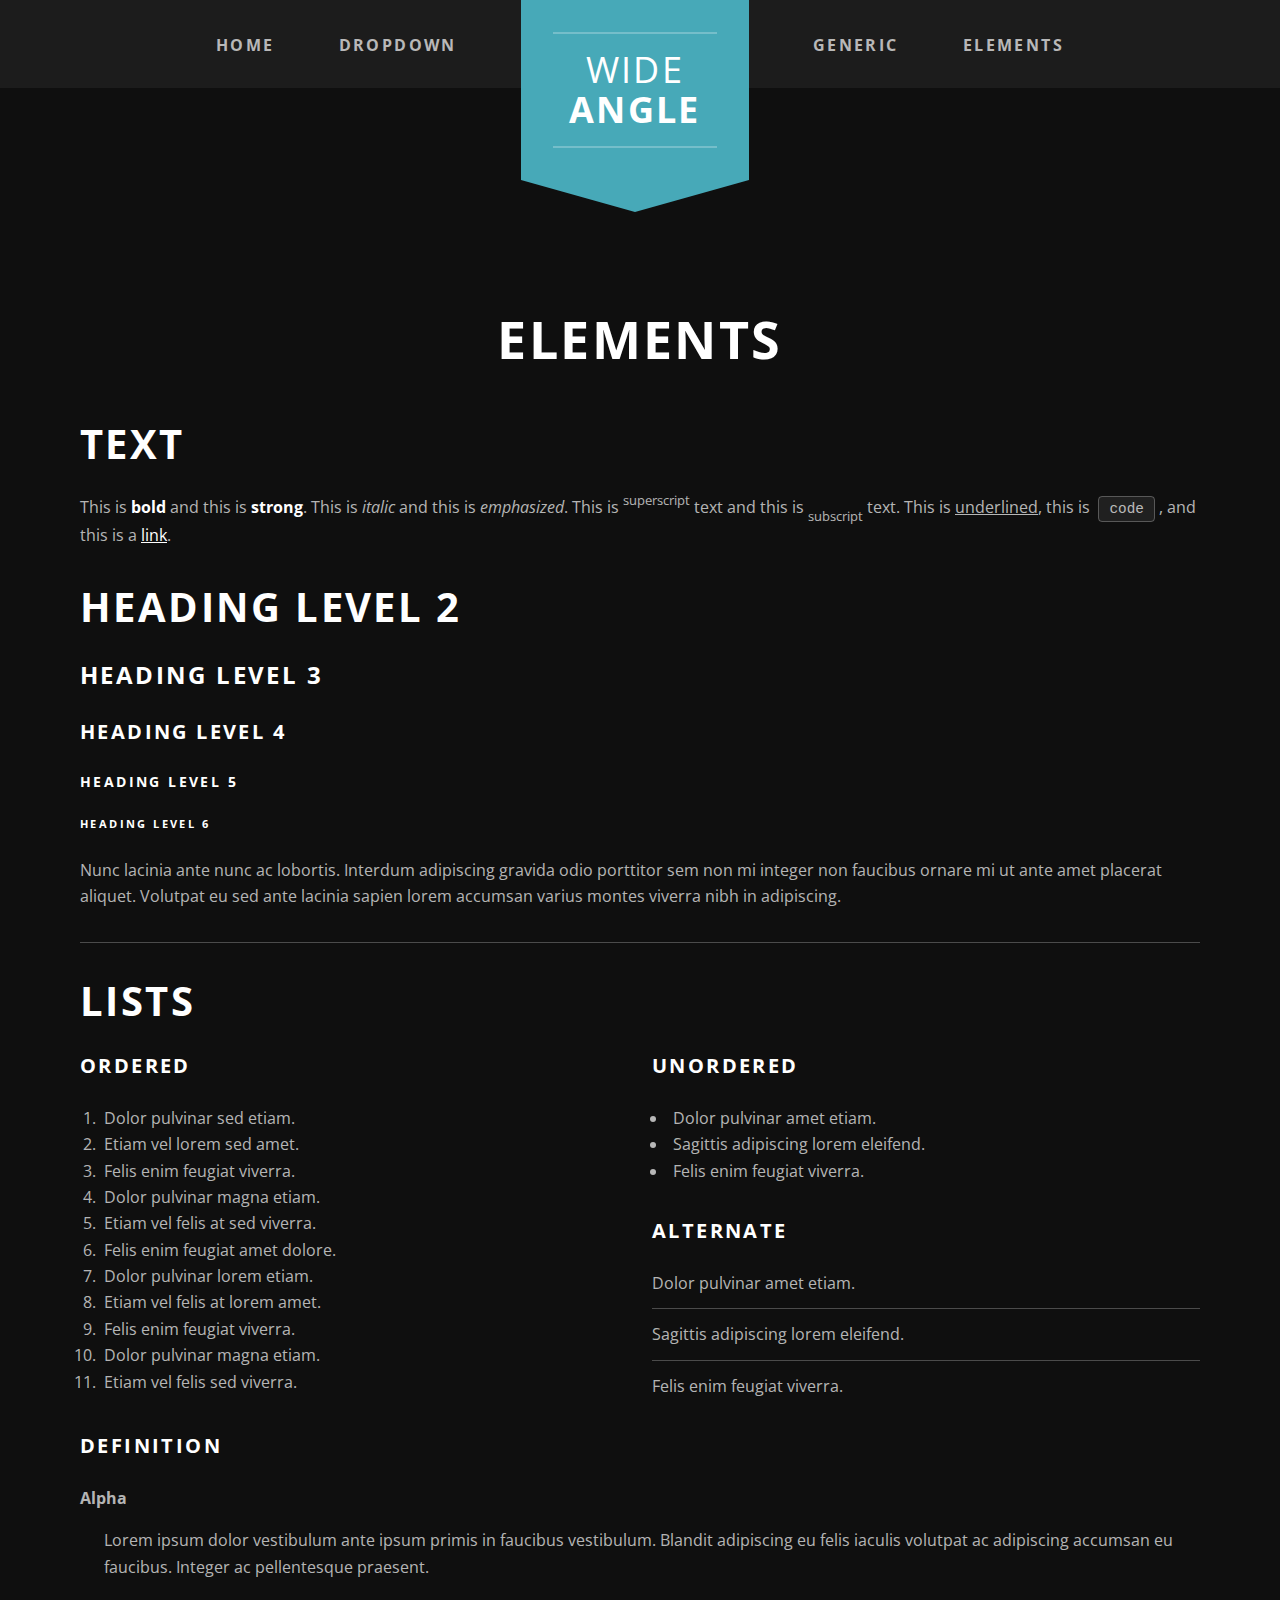
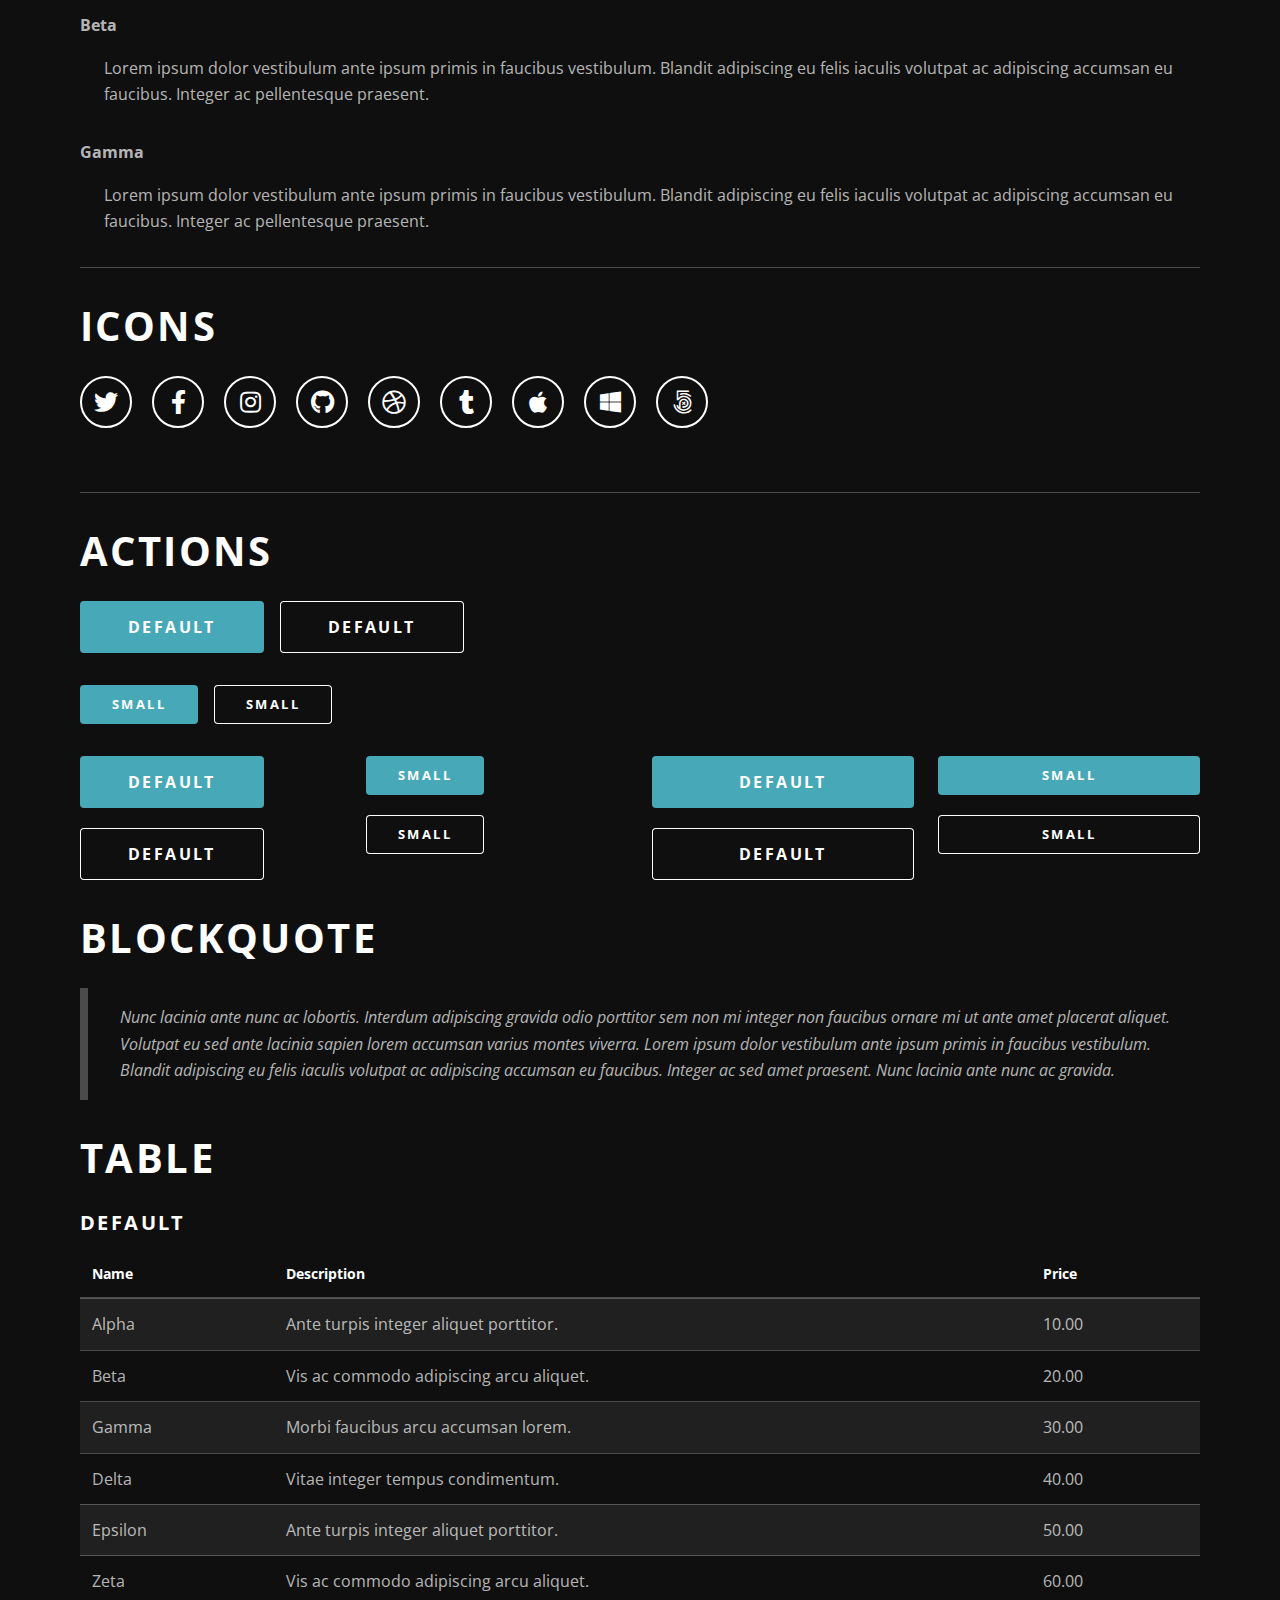
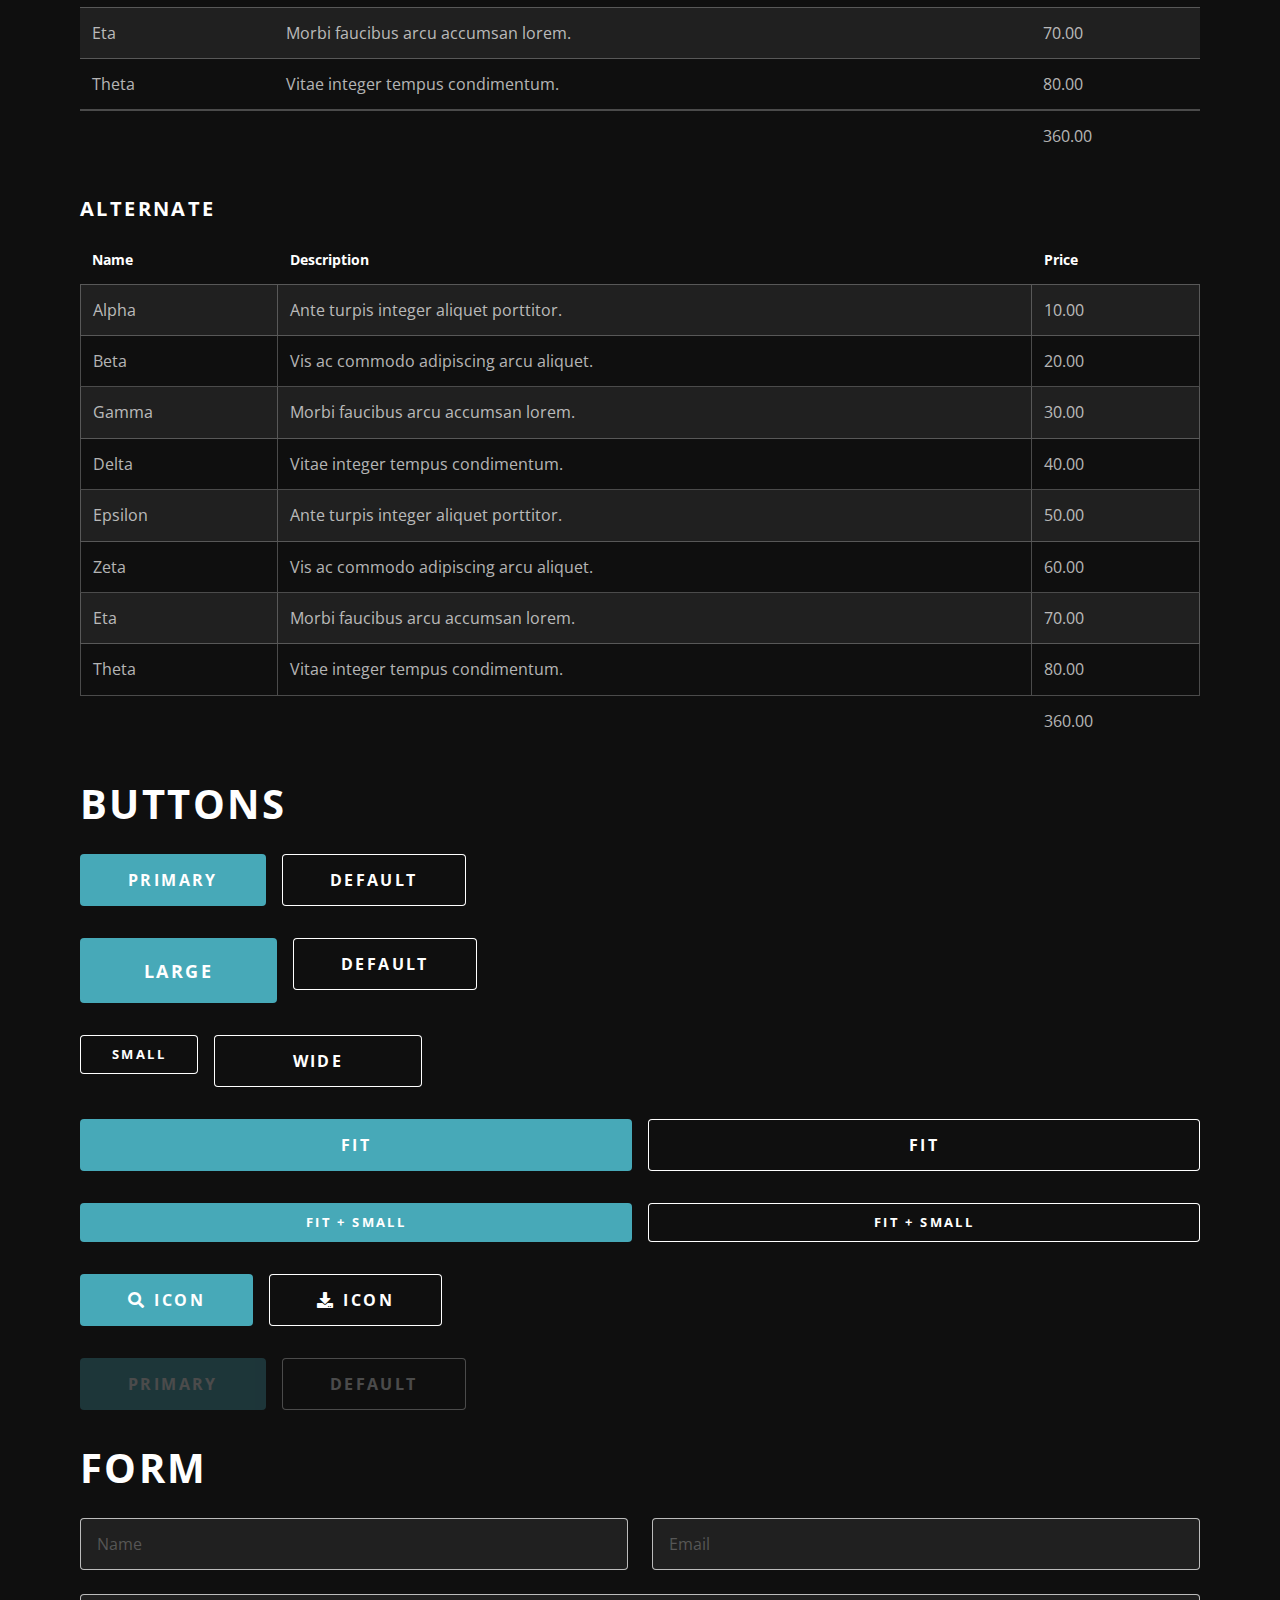
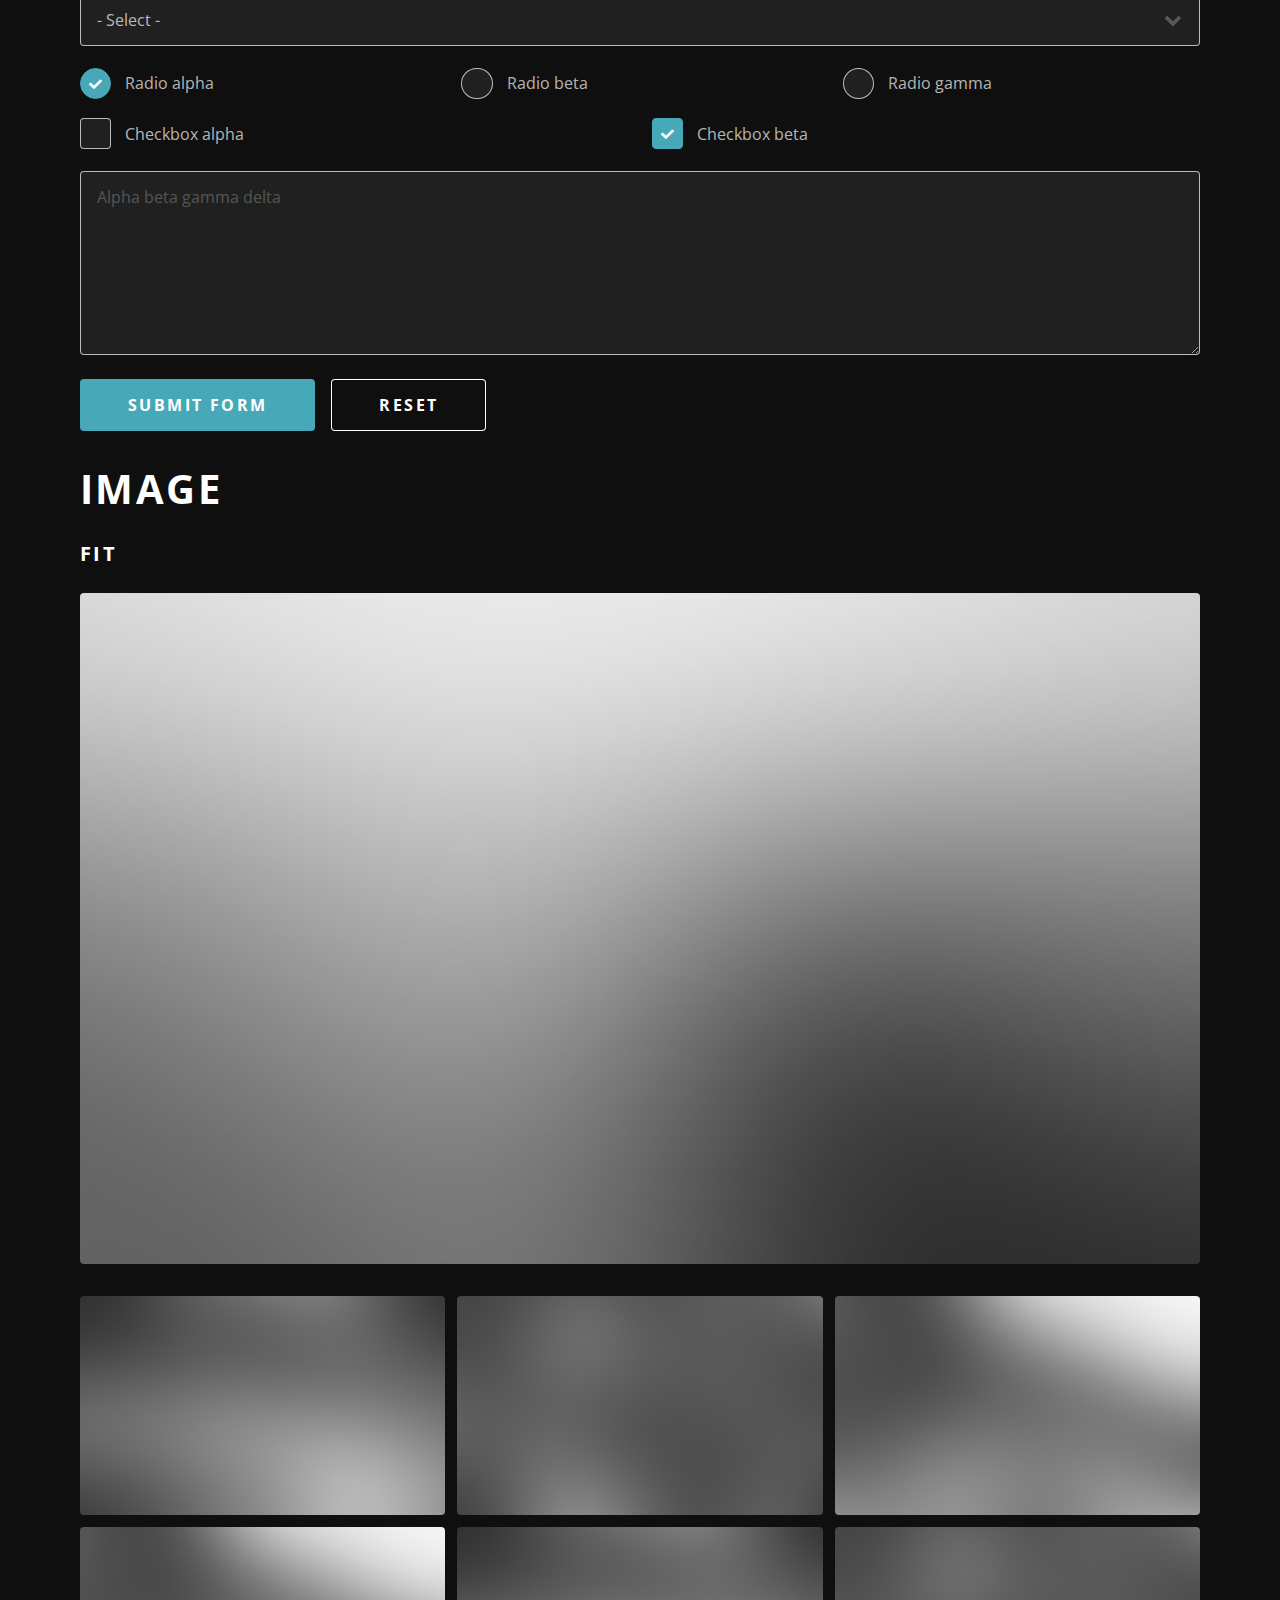
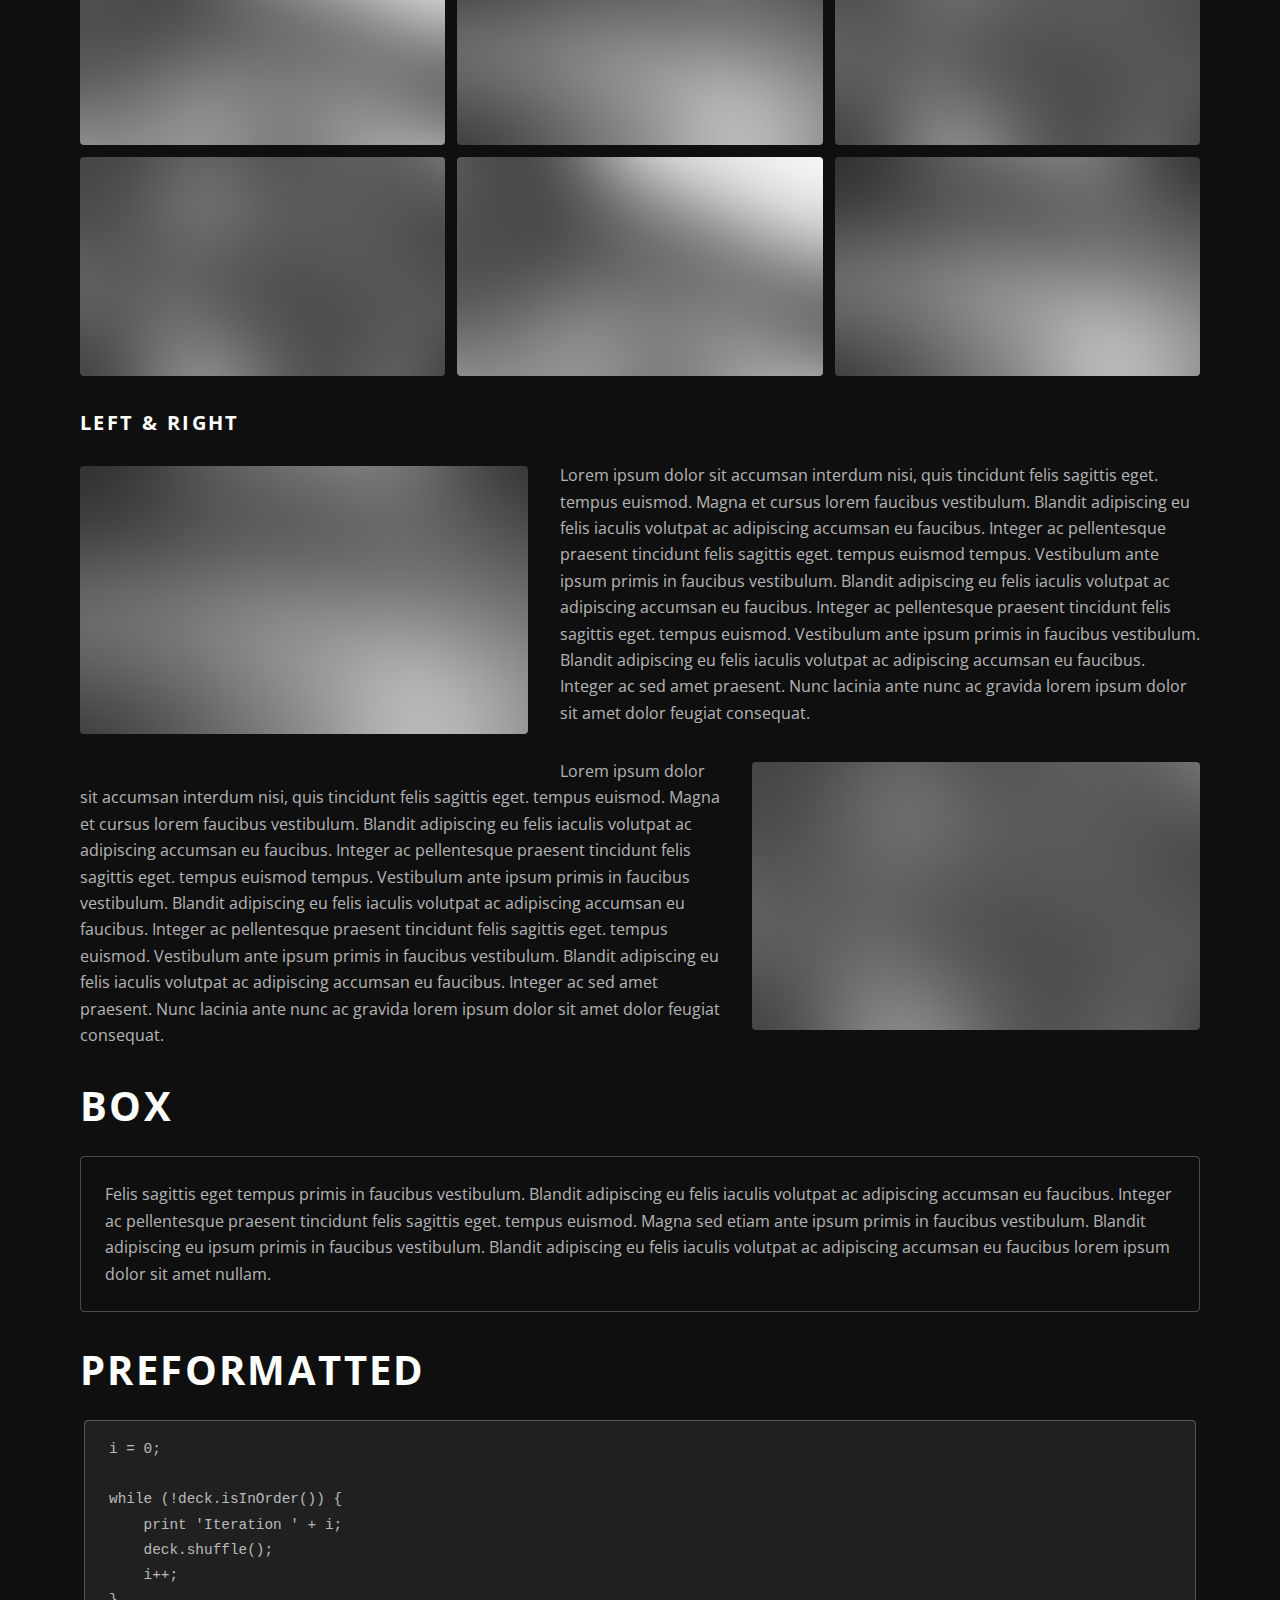
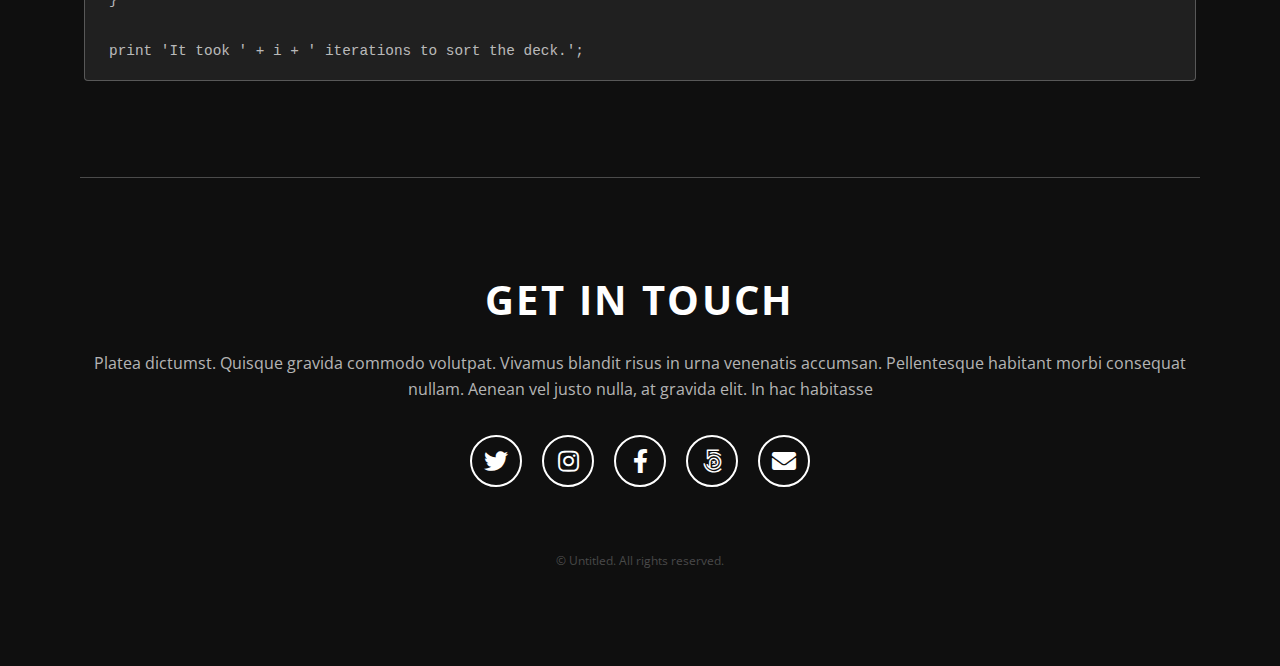
<file: elements.html>
<!DOCTYPE HTML>
<!--
	Wide Angle by Pixelarity
	pixelarity.com | hello@pixelarity.com
	License: pixelarity.com/license
-->
<html>
	<head>
		<title>Untitled</title>
		<meta charset="utf-8" />
		<meta name="viewport" content="width=device-width, initial-scale=1, user-scalable=no" />
		<meta name="description" content="" />
		<meta name="keywords" content="" />
		<link rel="stylesheet" href="assets/css/main.css" />
	</head>
	<body class="is-preload">

		<!-- Header -->
			<header id="header">
				<nav>
					<ul class="nav">
						<li><a href="index.html">Home</a></li>
						<li>
							<a href="#">Dropdown</a>
							<ul>
								<li><a href="#">Magna tempus</a></li>
								<li><a href="#">Etiam lorem facilis</a></li>
								<li>
									<a href="#">Veroeros consequat</a>
									<ul>
										<li><a href="#">Lorem ipsum dolor</a></li>
										<li><a href="#">Phasellus consequat</a></li>
										<li><a href="#">Magna phasellus</a></li>
										<li><a href="#">Etiam dolore nisl</a></li>
									</ul>
								</li>
								<li><a href="#">Dolore sed magna</a></li>
								<li><a href="#">Nisl sed adipiscing</a></li>
							</ul>
						</li>
					</ul>
				</nav>
				<div id="logo">
					<a href="index.html">
						Wide<br />
						<strong>Angle</strong>
					</a>
				</div>
				<nav>
					<ul class="nav">
						<li><a href="generic.html">Generic</a></li>
						<li><a href="elements.html">Elements</a></li>
					</ul>
				</nav>
			</header>

		<!-- Main -->
			<div id="main" class="wrapper">
				<div class="inner">

					<!-- Elements -->
						<h1 class="major">Elements</h1>

							<!-- Text -->
								<h2>Text</h2>
								<p>
									This is <b>bold</b> and this is <strong>strong</strong>. This is <i>italic</i> and this is <em>emphasized</em>.
									This is <sup>superscript</sup> text and this is <sub>subscript</sub> text.
									This is <u>underlined</u>, this is <code>code</code>, and this is a <a href="#">link</a>.
								</p>
								<h2>Heading Level 2</h2>
								<h3>Heading Level 3</h3>
								<h4>Heading Level 4</h4>
								<h5>Heading Level 5</h5>
								<h6>Heading Level 6</h6>
								<p>Nunc lacinia ante nunc ac lobortis. Interdum adipiscing gravida odio porttitor sem non mi integer non faucibus ornare mi ut ante amet placerat aliquet. Volutpat eu sed ante lacinia sapien lorem accumsan varius montes viverra nibh in adipiscing.</p>

							<hr />

							<!-- Lists -->
								<h2>Lists</h2>
								<div class="row">
									<div class="col-6 col-12-small">
										<h4>Ordered</h4>
										<ol>
											<li>Dolor pulvinar sed etiam.</li>
											<li>Etiam vel lorem sed amet.</li>
											<li>Felis enim feugiat viverra.</li>
											<li>Dolor pulvinar magna etiam.</li>
											<li>Etiam vel felis at sed viverra.</li>
											<li>Felis enim feugiat amet dolore.</li>
											<li>Dolor pulvinar lorem etiam.</li>
											<li>Etiam vel felis at lorem amet.</li>
											<li>Felis enim feugiat viverra.</li>
											<li>Dolor pulvinar magna etiam.</li>
											<li>Etiam vel felis sed viverra.</li>
										</ol>
									</div>
									<div class="col-6 col-12-small">
										<h4>Unordered</h4>
										<ul>
											<li>Dolor pulvinar amet etiam.</li>
											<li>Sagittis adipiscing lorem eleifend.</li>
											<li>Felis enim feugiat viverra.</li>
										</ul>
										<h4>Alternate</h4>
										<ul class="alt">
											<li>Dolor pulvinar amet etiam.</li>
											<li>Sagittis adipiscing lorem eleifend.</li>
											<li>Felis enim feugiat viverra.</li>
										</ul>
									</div>
								</div>
								<h4>Definition</h4>
								<dl>
									<dt>Alpha</dt>
									<dd>
										<p>Lorem ipsum dolor vestibulum ante ipsum primis in faucibus vestibulum. Blandit adipiscing eu felis iaculis volutpat ac adipiscing accumsan eu faucibus. Integer ac pellentesque praesent.</p>
									</dd>
									<dt>Beta</dt>
									<dd>
										<p>Lorem ipsum dolor vestibulum ante ipsum primis in faucibus vestibulum. Blandit adipiscing eu felis iaculis volutpat ac adipiscing accumsan eu faucibus. Integer ac pellentesque praesent.</p>
									</dd>
									<dt>Gamma</dt>
									<dd>
										<p>Lorem ipsum dolor vestibulum ante ipsum primis in faucibus vestibulum. Blandit adipiscing eu felis iaculis volutpat ac adipiscing accumsan eu faucibus. Integer ac pellentesque praesent.</p>
									</dd>
								</dl>

							<hr />

							<!-- Icons -->
								<h2>Icons</h2>
								<ul class="icons">
									<li><a href="#" class="icon brands fa-twitter"><span class="label">Twitter</span></a></li>
									<li><a href="#" class="icon brands fa-facebook-f"><span class="label">Facebook</span></a></li>
									<li><a href="#" class="icon brands fa-instagram"><span class="label">Instagram</span></a></li>
									<li><a href="#" class="icon brands fa-github"><span class="label">Github</span></a></li>
									<li><a href="#" class="icon brands fa-dribbble"><span class="label">Dribbble</span></a></li>
									<li><a href="#" class="icon brands fa-tumblr"><span class="label">Tumblr</span></a></li>
									<li><a href="#" class="icon brands fa-apple"><span class="label">Apple</span></a></li>
									<li><a href="#" class="icon brands fa-windows"><span class="label">Windows</span></a></li>
									<li><a href="#" class="icon brands fa-500px"><span class="label">500px</span></a></li>
								</ul>

							<hr />

							<!-- Actions -->
								<h2>Actions</h2>
								<ul class="actions">
									<li><a href="#" class="button primary">Default</a></li>
									<li><a href="#" class="button">Default</a></li>
								</ul>
								<ul class="actions">
									<li><a href="#" class="button primary small">Small</a></li>
									<li><a href="#" class="button small">Small</a></li>
								</ul>
								<div class="row">
									<div class="col-3 col-12-small">
										<ul class="actions stacked">
											<li><a href="#" class="button primary">Default</a></li>
											<li><a href="#" class="button">Default</a></li>
										</ul>
									</div>
									<div class="col-3 col-12-small">
										<ul class="actions stacked">
											<li><a href="#" class="button primary small">Small</a></li>
											<li><a href="#" class="button small">Small</a></li>
										</ul>
									</div>
									<div class="col-3 col-12-small">
										<ul class="actions stacked">
											<li><a href="#" class="button primary fit">Default</a></li>
											<li><a href="#" class="button fit">Default</a></li>
										</ul>
									</div>
									<div class="col-3 col-12-small">
										<ul class="actions stacked">
											<li><a href="#" class="button primary small fit">Small</a></li>
											<li><a href="#" class="button small fit">Small</a></li>
										</ul>
									</div>
								</div>

							<!-- Blockquote -->
								<h2>Blockquote</h2>
								<blockquote>Nunc lacinia ante nunc ac lobortis. Interdum adipiscing gravida odio porttitor sem non mi integer non faucibus ornare mi ut ante amet placerat aliquet. Volutpat eu sed ante lacinia sapien lorem accumsan varius montes viverra. Lorem ipsum dolor vestibulum ante ipsum primis in faucibus vestibulum. Blandit adipiscing eu felis iaculis volutpat ac adipiscing accumsan eu faucibus. Integer ac sed amet praesent. Nunc lacinia ante nunc ac gravida.</blockquote>

							<!-- Table -->
								<h2>Table</h2>
								<h4>Default</h4>
								<div class="table-wrapper">
									<table>
										<thead>
											<tr>
												<th>Name</th>
												<th>Description</th>
												<th>Price</th>
											</tr>
										</thead>
										<tbody>
											<tr>
												<td>Alpha</td>
												<td>Ante turpis integer aliquet porttitor.</td>
												<td>10.00</td>
											</tr>
											<tr>
												<td>Beta</td>
												<td>Vis ac commodo adipiscing arcu aliquet.</td>
												<td>20.00</td>
											</tr>
											<tr>
												<td>Gamma</td>
												<td>Morbi faucibus arcu accumsan lorem.</td>
												<td>30.00</td>
											</tr>
											<tr>
												<td>Delta</td>
												<td>Vitae integer tempus condimentum.</td>
												<td>40.00</td>
											</tr>
											<tr>
												<td>Epsilon</td>
												<td>Ante turpis integer aliquet porttitor.</td>
												<td>50.00</td>
											</tr>
											<tr>
												<td>Zeta</td>
												<td>Vis ac commodo adipiscing arcu aliquet.</td>
												<td>60.00</td>
											</tr>
											<tr>
												<td>Eta</td>
												<td>Morbi faucibus arcu accumsan lorem.</td>
												<td>70.00</td>
											</tr>
											<tr>
												<td>Theta</td>
												<td>Vitae integer tempus condimentum.</td>
												<td>80.00</td>
											</tr>
										</tbody>
										<tfoot>
											<tr>
												<td colspan="2"></td>
												<td>360.00</td>
											</tr>
										</tfoot>
									</table>
								</div>
								<h4>Alternate</h4>
								<div class="table-wrapper">
									<table class="alt">
										<thead>
											<tr>
												<th>Name</th>
												<th>Description</th>
												<th>Price</th>
											</tr>
										</thead>
										<tbody>
											<tr>
												<td>Alpha</td>
												<td>Ante turpis integer aliquet porttitor.</td>
												<td>10.00</td>
											</tr>
											<tr>
												<td>Beta</td>
												<td>Vis ac commodo adipiscing arcu aliquet.</td>
												<td>20.00</td>
											</tr>
											<tr>
												<td>Gamma</td>
												<td>Morbi faucibus arcu accumsan lorem.</td>
												<td>30.00</td>
											</tr>
											<tr>
												<td>Delta</td>
												<td>Vitae integer tempus condimentum.</td>
												<td>40.00</td>
											</tr>
											<tr>
												<td>Epsilon</td>
												<td>Ante turpis integer aliquet porttitor.</td>
												<td>50.00</td>
											</tr>
											<tr>
												<td>Zeta</td>
												<td>Vis ac commodo adipiscing arcu aliquet.</td>
												<td>60.00</td>
											</tr>
											<tr>
												<td>Eta</td>
												<td>Morbi faucibus arcu accumsan lorem.</td>
												<td>70.00</td>
											</tr>
											<tr>
												<td>Theta</td>
												<td>Vitae integer tempus condimentum.</td>
												<td>80.00</td>
											</tr>
										</tbody>
										<tfoot>
											<tr>
												<td colspan="2"></td>
												<td>360.00</td>
											</tr>
										</tfoot>
									</table>
								</div>

							<!-- Buttons -->
								<h2>Buttons</h2>
								<ul class="actions">
									<li><a href="#" class="button primary">Primary</a></li>
									<li><a href="#" class="button">Default</a></li>
								</ul>
								<ul class="actions">
									<li><a href="#" class="button primary large">Large</a></li>
									<li><a href="#" class="button">Default</a></li>
								</ul>
								<ul class="actions">
									<li><a href="#" class="button small">Small</a></li>
									<li><a href="#" class="button wide">Wide</a></li>
								</ul>
								<ul class="actions fit">
									<li><a href="#" class="button primary fit">Fit</a></li>
									<li><a href="#" class="button fit">Fit</a></li>
								</ul>
								<ul class="actions fit">
									<li><a href="#" class="button primary fit small">Fit + Small</a></li>
									<li><a href="#" class="button fit small">Fit + Small</a></li>
								</ul>
								<ul class="actions">
									<li><a href="#" class="button primary icon solid fa-search">Icon</a></li>
									<li><a href="#" class="button icon solid fa-download">Icon</a></li>
								</ul>
								<ul class="actions">
									<li><span class="button primary disabled">Primary</span></li>
									<li><span class="button disabled">Default</span></li>
								</ul>

							<!-- Form -->
								<h2>Form</h2>
								<form method="post" action="#">
									<div class="row gtr-uniform">
										<div class="col-6 col-12-xsmall">
											<input type="text" name="name" id="name" value="" placeholder="Name" />
										</div>
										<div class="col-6 col-12-xsmall">
											<input type="email" name="email" id="email" value="" placeholder="Email" />
										</div>
										<!-- Break -->
										<div class="col-12">
											<select name="category" id="category">
												<option value="">- Select -</option>
												<option value="alpha">Option alpha</option>
												<option value="beta">Option beta</option>
												<option value="gamma">Option gamma</option>
												<option value="delta">Option delta</option>
												<option value="epsilon">Option epsilon</option>
												<option value="zeta">Option zeta</option>
												<option value="eta">Option eta</option>
												<option value="theta">Option theta</option>
											</select>
										</div>
										<!-- Break -->
										<div class="col-4 col-12-small">
											<input type="radio" id="radio-alpha" name="radio" checked>
											<label for="radio-alpha">Radio alpha</label>
										</div>
										<div class="col-4 col-12-small">
											<input type="radio" id="radio-beta" name="radio">
											<label for="radio-beta">Radio beta</label>
										</div>
										<div class="col-4 col-12-small">
											<input type="radio" id="radio-gamma" name="radio">
											<label for="radio-gamma">Radio gamma</label>
										</div>
										<!-- Break -->
										<div class="col-6 col-12-small">
											<input type="checkbox" id="checkbox-alpha" name="checkbox">
											<label for="checkbox-alpha">Checkbox alpha</label>
										</div>
										<div class="col-6 col-12-small">
											<input type="checkbox" id="checkbox-beta" name="checkbox" checked>
											<label for="checkbox-beta">Checkbox beta</label>
										</div>
										<!-- Break -->
										<div class="col-12">
											<textarea name="textarea" id="textarea" placeholder="Alpha beta gamma delta" rows="6"></textarea>
										</div>
										<!-- Break -->
										<div class="col-12">
											<ul class="actions">
												<li><input type="submit" value="Submit Form" class="primary" /></li>
												<li><input type="reset" value="Reset" /></li>
											</ul>
										</div>
									</div>
								</form>

							<!-- Image -->
								<h2>Image</h2>
								<h4>Fit</h4>
								<span class="image fit"><img src="images/slide01.jpg" alt="" /></span>
								<div class="box alt">
									<div class="row gtr-50 gtr-uniform">
										<div class="col-4"><span class="image fit"><img src="images/slide02.jpg" alt="" /></span></div>
										<div class="col-4"><span class="image fit"><img src="images/slide03.jpg" alt="" /></span></div>
										<div class="col-4"><span class="image fit"><img src="images/slide04.jpg" alt="" /></span></div>
										<!-- Break -->
										<div class="col-4"><span class="image fit"><img src="images/slide04.jpg" alt="" /></span></div>
										<div class="col-4"><span class="image fit"><img src="images/slide02.jpg" alt="" /></span></div>
										<div class="col-4"><span class="image fit"><img src="images/slide03.jpg" alt="" /></span></div>
										<!-- Break -->
										<div class="col-4"><span class="image fit"><img src="images/slide03.jpg" alt="" /></span></div>
										<div class="col-4"><span class="image fit"><img src="images/slide04.jpg" alt="" /></span></div>
										<div class="col-4"><span class="image fit"><img src="images/slide02.jpg" alt="" /></span></div>
									</div>
								</div>
								<h4>Left &amp; Right</h4>
								<p>
									<span class="image left"><img src="images/slide02.jpg" alt="" /></span>
									Lorem ipsum dolor sit accumsan interdum nisi, quis tincidunt felis sagittis eget.
									tempus euismod. Magna et cursus lorem faucibus vestibulum. Blandit adipiscing eu
									felis iaculis volutpat ac adipiscing accumsan eu faucibus. Integer ac pellentesque
									praesent tincidunt felis sagittis eget. tempus euismod tempus. Vestibulum ante ipsum
									primis in faucibus vestibulum. Blandit adipiscing eu felis iaculis volutpat ac
									adipiscing accumsan eu faucibus. Integer ac pellentesque praesent tincidunt felis
									sagittis eget. tempus euismod. Vestibulum ante ipsum primis in faucibus vestibulum.
									Blandit adipiscing eu felis iaculis volutpat ac adipiscing accumsan eu faucibus.
									Integer ac sed amet praesent. Nunc lacinia ante nunc ac gravida lorem ipsum dolor
									sit amet dolor feugiat consequat.
								</p>
								<p>
									<span class="image right"><img src="images/slide03.jpg" alt="" /></span>
									Lorem ipsum dolor sit accumsan interdum nisi, quis tincidunt felis sagittis eget.
									tempus euismod. Magna et cursus lorem faucibus vestibulum. Blandit adipiscing eu
									felis iaculis volutpat ac adipiscing accumsan eu faucibus. Integer ac pellentesque
									praesent tincidunt felis sagittis eget. tempus euismod tempus. Vestibulum ante ipsum
									primis in faucibus vestibulum. Blandit adipiscing eu felis iaculis volutpat ac
									adipiscing accumsan eu faucibus. Integer ac pellentesque praesent tincidunt felis
									sagittis eget. tempus euismod. Vestibulum ante ipsum primis in faucibus vestibulum.
									Blandit adipiscing eu felis iaculis volutpat ac adipiscing accumsan eu faucibus.
									Integer ac sed amet praesent. Nunc lacinia ante nunc ac gravida lorem ipsum dolor
									sit amet dolor feugiat consequat.
								</p>

							<!-- Box -->
								<h2>Box</h2>
								<div class="box">
									<p>Felis sagittis eget tempus primis in faucibus vestibulum. Blandit adipiscing eu
									felis iaculis volutpat ac adipiscing accumsan eu faucibus. Integer ac pellentesque
									praesent tincidunt felis sagittis eget. tempus euismod. Magna sed etiam ante ipsum
									primis in faucibus vestibulum. Blandit adipiscing eu ipsum primis in faucibus
									vestibulum. Blandit adipiscing eu felis iaculis volutpat ac adipiscing accumsan eu
									faucibus lorem ipsum dolor sit amet nullam.</p>
								</div>

							<!-- Preformatted Code -->
								<h2>Preformatted</h2>
								<pre><code>i = 0;

while (!deck.isInOrder()) {
    print 'Iteration ' + i;
    deck.shuffle();
    i++;
}

print 'It took ' + i + ' iterations to sort the deck.';
</code></pre>

				</div>
			</div>

		<!-- Footer -->
			<section id="footer">
				<div class="inner">
					<header>
						<h2 class="special">Get in Touch</h2>
						<p>Platea dictumst. Quisque gravida commodo volutpat. Vivamus blandit risus in urna venenatis accumsan. Pellentesque habitant morbi consequat nullam. Aenean vel justo nulla, at gravida elit. In hac habitasse</p>
					</header>
					<ul class="icons">
						<li><a href="#" class="icon brands fa-twitter"><span class="label">Twitter</span></a></li>
						<li><a href="#" class="icon brands fa-instagram"><span class="label">Instagram</span></a></li>
						<li><a href="#" class="icon brands fa-facebook-f"><span class="label">Facebook</span></a></li>
						<li><a href="#" class="icon brands fa-500px"><span class="label">500px</span></a></li>
						<li><a href="#" class="icon solid fa-envelope"><span class="label">Email</span></a></li>
					</ul>
					<div class="copyright">
						&copy; Untitled. All rights reserved.
					</div>
				</div>
			</section>

		<!-- Scripts -->
			<script src="assets/js/jquery.min.js"></script>
			<script src="assets/js/browser.min.js"></script>
			<script src="assets/js/breakpoints.min.js"></script>
			<script src="assets/js/jquery.dropotron.min.js"></script>
			<script src="assets/js/util.js"></script>
			<script src="assets/js/main.js"></script>

	</body>
</html>
</file>
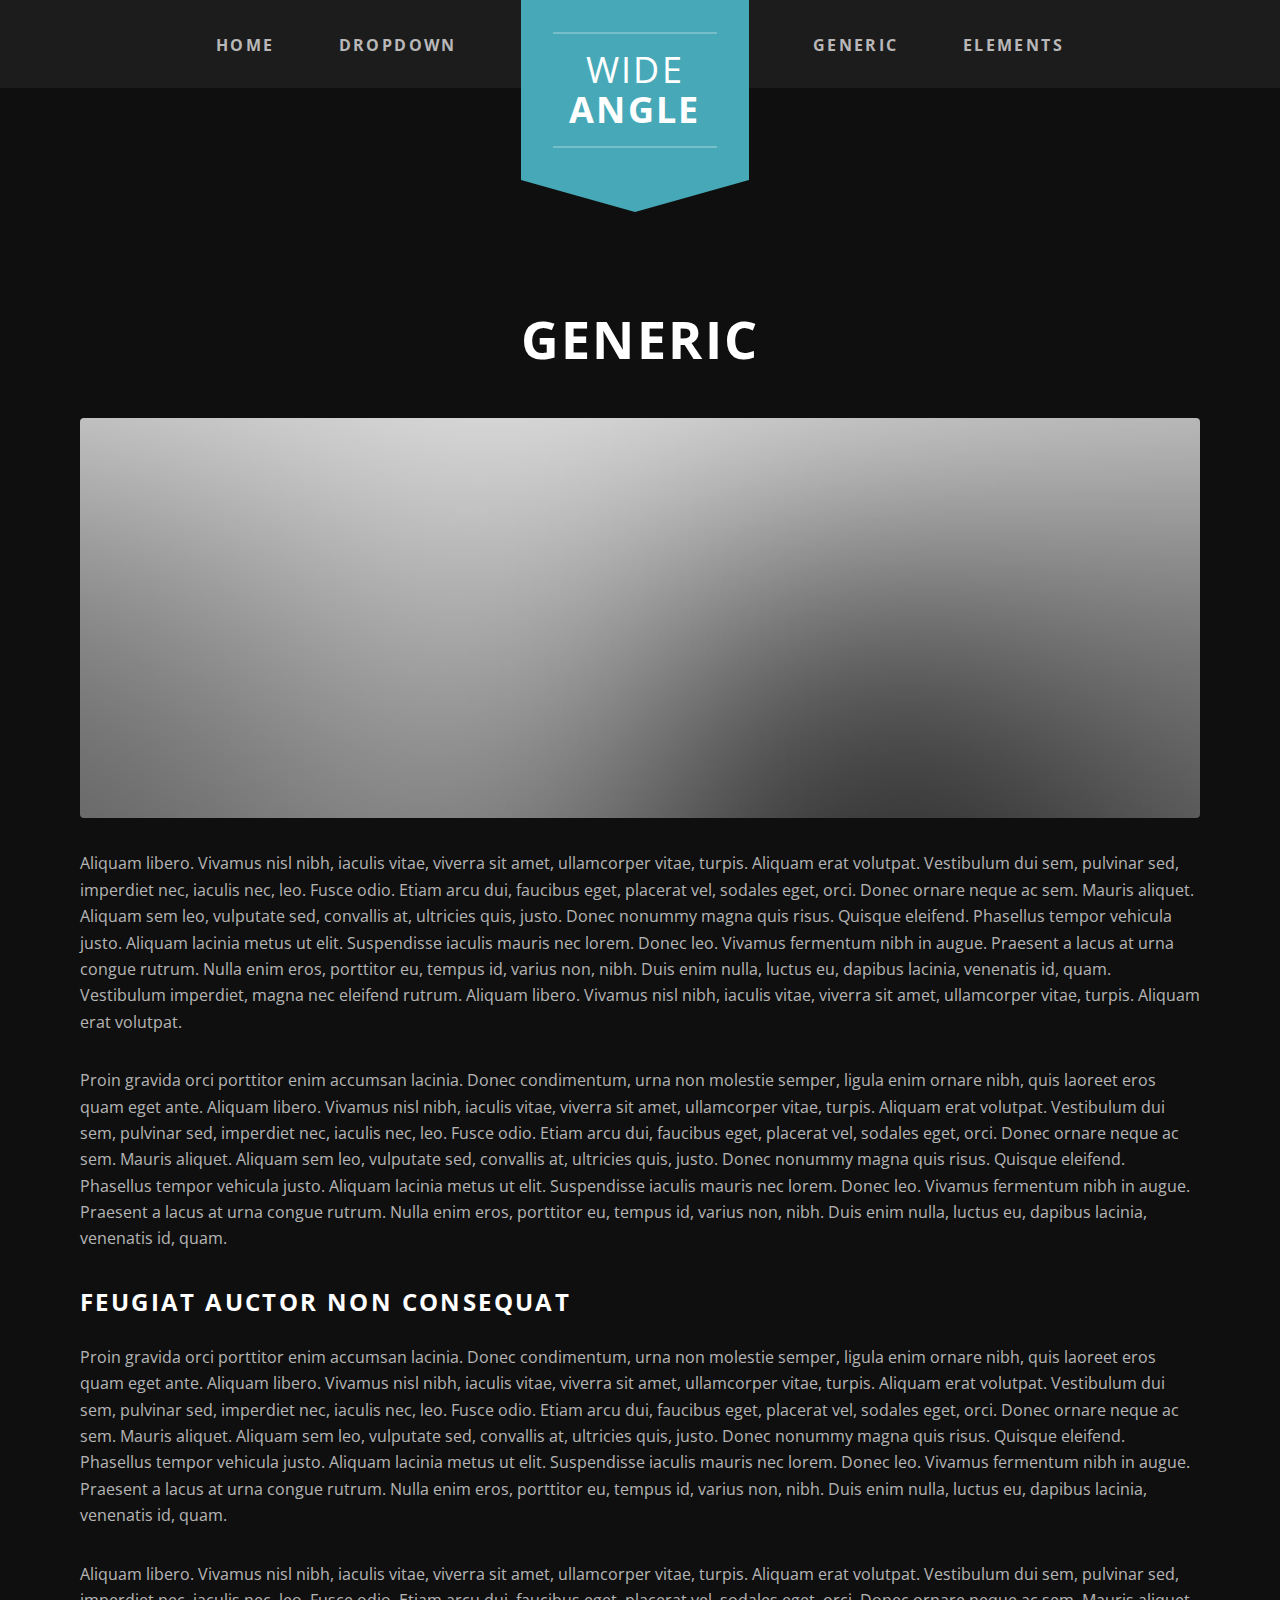
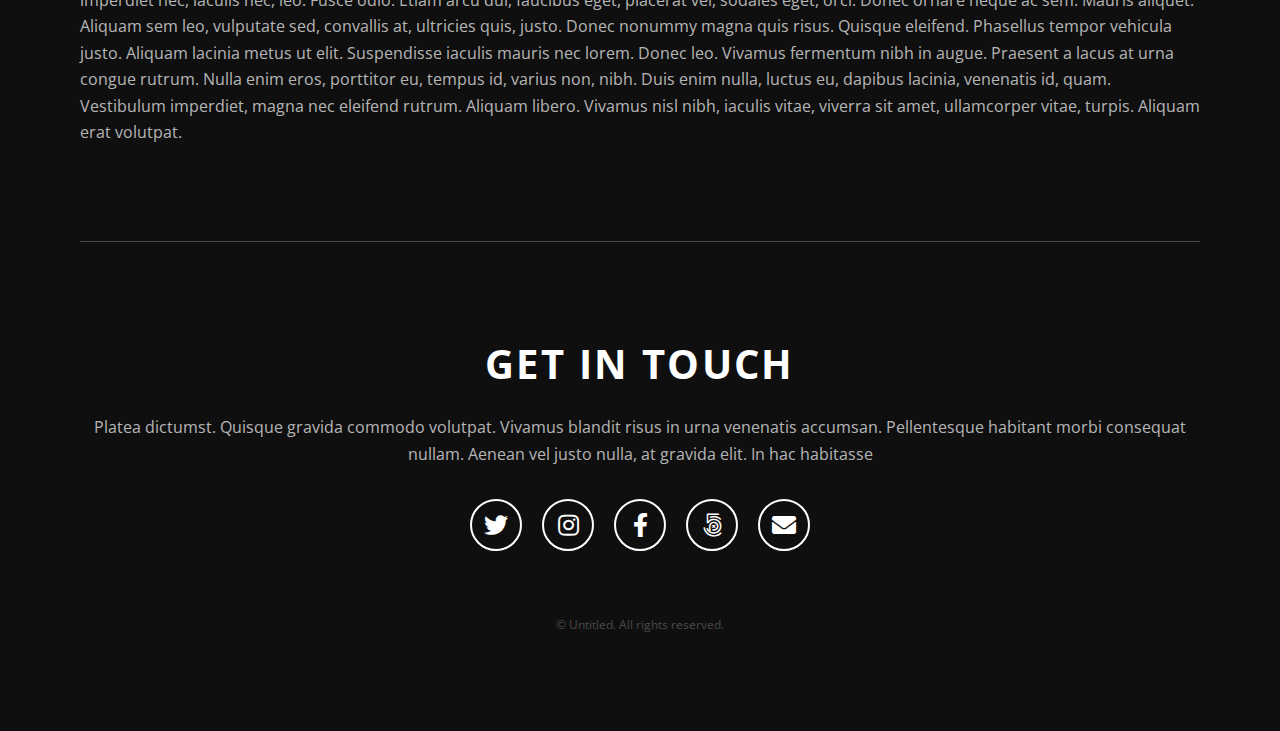
<file: generic.html>
<!DOCTYPE HTML>
<!--
	Wide Angle by Pixelarity
	pixelarity.com | hello@pixelarity.com
	License: pixelarity.com/license
-->
<html>
	<head>
		<title>Untitled</title>
		<meta charset="utf-8" />
		<meta name="viewport" content="width=device-width, initial-scale=1, user-scalable=no" />
		<meta name="description" content="" />
		<meta name="keywords" content="" />
		<link rel="stylesheet" href="assets/css/main.css" />
	</head>
	<body class="is-preload">

		<!-- Header -->
			<header id="header">
				<nav>
					<ul class="nav">
						<li><a href="index.html">Home</a></li>
						<li>
							<a href="#">Dropdown</a>
							<ul>
								<li><a href="#">Magna tempus</a></li>
								<li><a href="#">Etiam lorem facilis</a></li>
								<li>
									<a href="#">Veroeros consequat</a>
									<ul>
										<li><a href="#">Lorem ipsum dolor</a></li>
										<li><a href="#">Phasellus consequat</a></li>
										<li><a href="#">Magna phasellus</a></li>
										<li><a href="#">Etiam dolore nisl</a></li>
									</ul>
								</li>
								<li><a href="#">Dolore sed magna</a></li>
								<li><a href="#">Nisl sed adipiscing</a></li>
							</ul>
						</li>
					</ul>
				</nav>
				<div id="logo">
					<a href="index.html">
						Wide<br />
						<strong>Angle</strong>
					</a>
				</div>
				<nav>
					<ul class="nav">
						<li><a href="generic.html">Generic</a></li>
						<li><a href="elements.html">Elements</a></li>
					</ul>
				</nav>
			</header>

		<!-- Main -->
			<div id="main" class="wrapper">
				<div class="inner">
					<h1 class="major">Generic</h1>
					<span class="image fit"><img src="images/pic01.jpg" alt="" /></span>
					<p>Aliquam libero. Vivamus nisl nibh, iaculis vitae, viverra sit amet, ullamcorper vitae, turpis. Aliquam erat volutpat. Vestibulum dui sem, pulvinar sed, imperdiet nec, iaculis nec, leo. Fusce odio. Etiam arcu dui, faucibus eget, placerat vel, sodales eget, orci. Donec ornare neque ac sem. Mauris aliquet. Aliquam sem leo, vulputate sed, convallis at, ultricies quis, justo. Donec nonummy magna quis risus. Quisque eleifend. Phasellus tempor vehicula justo. Aliquam lacinia metus ut elit. Suspendisse iaculis mauris nec lorem. Donec leo. Vivamus fermentum nibh in augue. Praesent a lacus at urna congue rutrum. Nulla enim eros, porttitor eu, tempus id, varius non, nibh. Duis enim nulla, luctus eu, dapibus lacinia, venenatis id, quam. Vestibulum imperdiet, magna nec eleifend rutrum. Aliquam libero. Vivamus nisl nibh, iaculis vitae, viverra sit amet, ullamcorper vitae, turpis. Aliquam erat volutpat.</p>

					<p>Proin gravida orci porttitor enim accumsan lacinia. Donec condimentum, urna non molestie semper, ligula enim ornare nibh, quis laoreet eros quam eget ante. Aliquam libero. Vivamus nisl nibh, iaculis vitae, viverra sit amet, ullamcorper vitae, turpis. Aliquam erat volutpat. Vestibulum dui sem, pulvinar sed, imperdiet nec, iaculis nec, leo. Fusce odio. Etiam arcu dui, faucibus eget, placerat vel, sodales eget, orci. Donec ornare neque ac sem. Mauris aliquet. Aliquam sem leo, vulputate sed, convallis at, ultricies quis, justo. Donec nonummy magna quis risus. Quisque eleifend. Phasellus tempor vehicula justo. Aliquam lacinia metus ut elit. Suspendisse iaculis mauris nec lorem. Donec leo. Vivamus fermentum nibh in augue. Praesent a lacus at urna congue rutrum. Nulla enim eros, porttitor eu, tempus id, varius non, nibh. Duis enim nulla, luctus eu, dapibus lacinia, venenatis id, quam.</p>

					<h3>Feugiat auctor non consequat</h3>

					<p>Proin gravida orci porttitor enim accumsan lacinia. Donec condimentum, urna non molestie semper, ligula enim ornare nibh, quis laoreet eros quam eget ante. Aliquam libero. Vivamus nisl nibh, iaculis vitae, viverra sit amet, ullamcorper vitae, turpis. Aliquam erat volutpat. Vestibulum dui sem, pulvinar sed, imperdiet nec, iaculis nec, leo. Fusce odio. Etiam arcu dui, faucibus eget, placerat vel, sodales eget, orci. Donec ornare neque ac sem. Mauris aliquet. Aliquam sem leo, vulputate sed, convallis at, ultricies quis, justo. Donec nonummy magna quis risus. Quisque eleifend. Phasellus tempor vehicula justo. Aliquam lacinia metus ut elit. Suspendisse iaculis mauris nec lorem. Donec leo. Vivamus fermentum nibh in augue. Praesent a lacus at urna congue rutrum. Nulla enim eros, porttitor eu, tempus id, varius non, nibh. Duis enim nulla, luctus eu, dapibus lacinia, venenatis id, quam.</p>

					<p>Aliquam libero. Vivamus nisl nibh, iaculis vitae, viverra sit amet, ullamcorper vitae, turpis. Aliquam erat volutpat. Vestibulum dui sem, pulvinar sed, imperdiet nec, iaculis nec, leo. Fusce odio. Etiam arcu dui, faucibus eget, placerat vel, sodales eget, orci. Donec ornare neque ac sem. Mauris aliquet. Aliquam sem leo, vulputate sed, convallis at, ultricies quis, justo. Donec nonummy magna quis risus. Quisque eleifend. Phasellus tempor vehicula justo. Aliquam lacinia metus ut elit. Suspendisse iaculis mauris nec lorem. Donec leo. Vivamus fermentum nibh in augue. Praesent a lacus at urna congue rutrum. Nulla enim eros, porttitor eu, tempus id, varius non, nibh. Duis enim nulla, luctus eu, dapibus lacinia, venenatis id, quam. Vestibulum imperdiet, magna nec eleifend rutrum. Aliquam libero. Vivamus nisl nibh, iaculis vitae, viverra sit amet, ullamcorper vitae, turpis. Aliquam erat volutpat.</p>
				</div>
			</div>

		<!-- Footer -->
			<section id="footer">
				<div class="inner">
					<header>
						<h2 class="special">Get in Touch</h2>
						<p>Platea dictumst. Quisque gravida commodo volutpat. Vivamus blandit risus in urna venenatis accumsan. Pellentesque habitant morbi consequat nullam. Aenean vel justo nulla, at gravida elit. In hac habitasse</p>
					</header>
					<ul class="icons">
						<li><a href="#" class="icon brands fa-twitter"><span class="label">Twitter</span></a></li>
						<li><a href="#" class="icon brands fa-instagram"><span class="label">Instagram</span></a></li>
						<li><a href="#" class="icon brands fa-facebook-f"><span class="label">Facebook</span></a></li>
						<li><a href="#" class="icon brands fa-500px"><span class="label">500px</span></a></li>
						<li><a href="#" class="icon solid fa-envelope"><span class="label">Email</span></a></li>
					</ul>
					<div class="copyright">
						&copy; Untitled. All rights reserved.
					</div>
				</div>
			</section>

		<!-- Scripts -->
			<script src="assets/js/jquery.min.js"></script>
			<script src="assets/js/browser.min.js"></script>
			<script src="assets/js/breakpoints.min.js"></script>
			<script src="assets/js/jquery.dropotron.min.js"></script>
			<script src="assets/js/util.js"></script>
			<script src="assets/js/main.js"></script>

	</body>
</html>
</file>
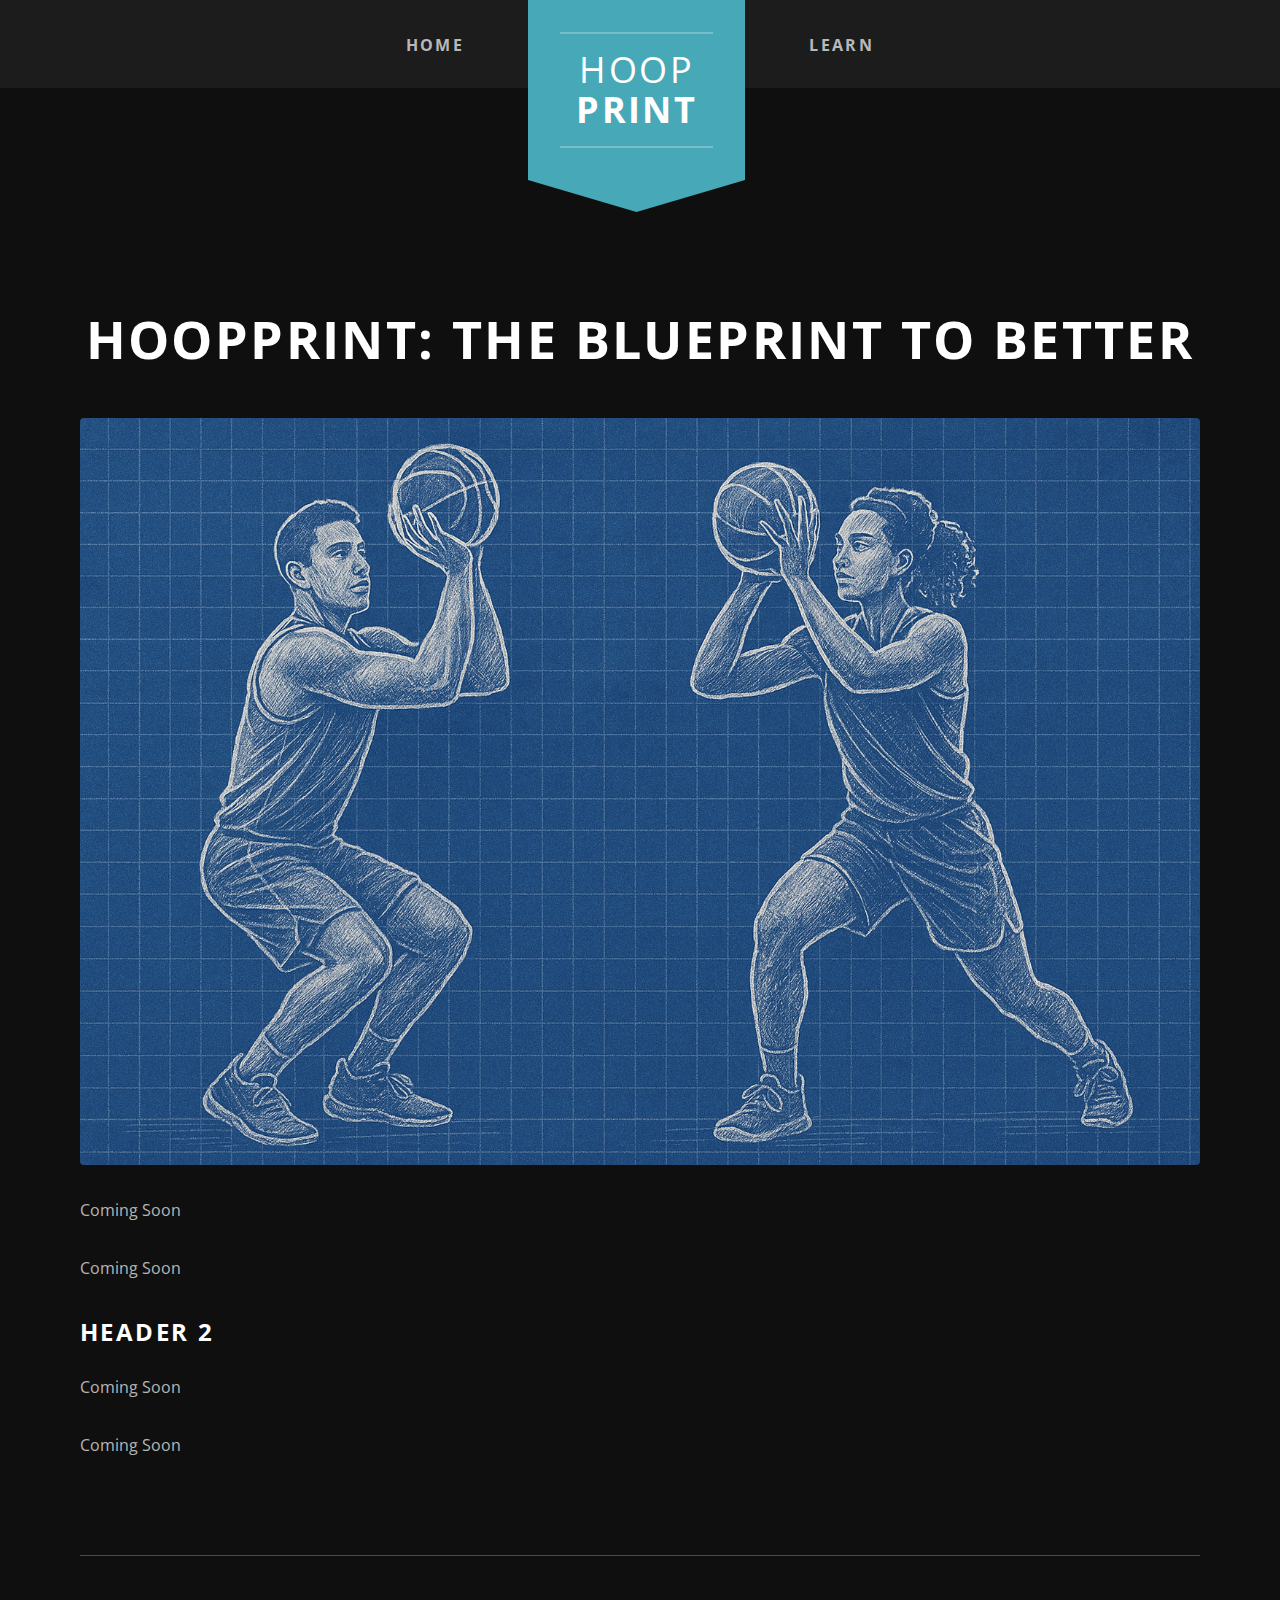
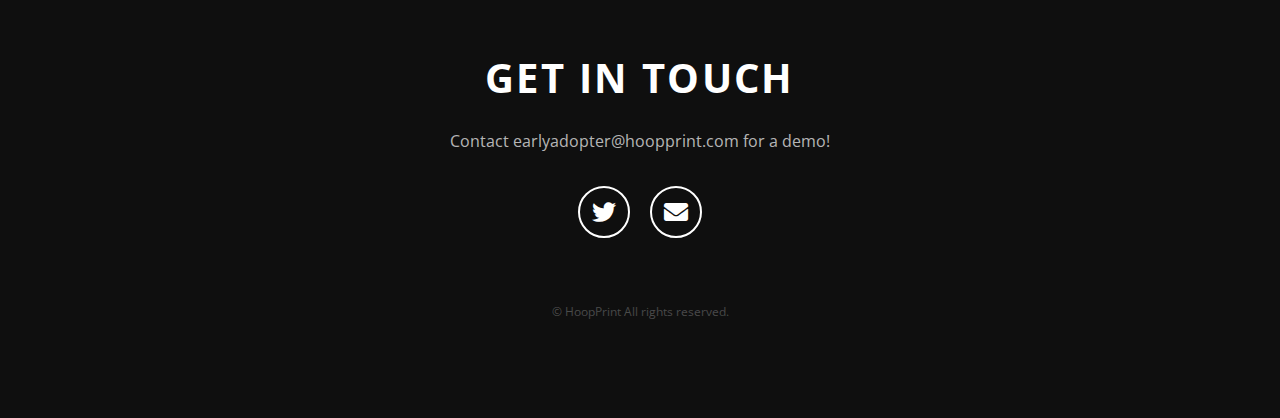
<file: learn.html>
<!DOCTYPE HTML>
<!--
	Wide Angle by Pixelarity
	pixelarity.com | hello@pixelarity.com
	License: pixelarity.com/license
-->
<html>
	<head>

		<!-- Google tag (gtag.js) -->
			<script async src="https://www.googletagmanager.com/gtag/js?id=G-23FL2YW539"></script>
			<script>
			  window.dataLayer = window.dataLayer || [];
			  function gtag(){dataLayer.push(arguments);}
			  gtag('js', new Date());
			
			  gtag('config', 'G-23FL2YW539');
			</script>

<link rel="icon" type="image/png" href="/favicon-96x96.png" sizes="96x96" />
<link rel="icon" type="image/svg+xml" href="/favicon.svg" />
<link rel="shortcut icon" href="/favicon.ico" />
<link rel="apple-touch-icon" sizes="180x180" href="/apple-touch-icon.png" />
<link rel="manifest" href="/site.webmanifest" />
		
		<title>Learn HoopPrint</title>
		<meta charset="utf-8" />
		<meta name="viewport" content="width=device-width, initial-scale=1, user-scalable=no" />
		<meta name="description" content="" />
		<meta name="keywords" content="" />
		<link rel="stylesheet" href="assets/css/main.css" />
	</head>
	<body class="is-preload">

		<!-- Header -->
			<header id="header">
				<nav>
					<ul class="nav">
						<li><a href="index.html">Home</a></li>
<!--						<li>
							<a href="#">Dropdown</a>
							<ul>
								<li><a href="#">Magna tempus</a></li>
								<li><a href="#">Etiam lorem facilis</a></li>
								<li>
									<a href="#">Veroeros consequat</a>
									<ul>
										<li><a href="#">Lorem ipsum dolor</a></li>
										<li><a href="#">Phasellus consequat</a></li>
										<li><a href="#">Magna phasellus</a></li>
										<li><a href="#">Etiam dolore nisl</a></li>
									</ul>
								</li> 
								<li><a href="#">Dolore sed magna</a></li> 
								<li><a href="#">Nisl sed adipiscing</a></li>
							</ul>
						</li> -->
					</ul>
				</nav>
				<div id="logo">
					<a href="index.html">
						Hoop<br />
						<strong>Print</strong>
					</a>
				</div>
				<nav>
					<ul class="nav">
						<li><a href="learn.html">Learn</a></li>
	<!--					<li><a href="elements.html">Elements</a></li>    -->
					</ul>
				</nav>
			</header>

		<!-- Main -->
			<div id="main" class="wrapper">
				<div class="inner">
					<h1 class="major">HoopPrint: The Blueprint to Better</h1>
					<span class="image fit"><img src="images/blueprint_shooting_perfect.png" alt="" /></span>
					<p>Coming Soon</p>

					<p>Coming Soon</p>

					<h3>Header 2</h3>

					<p>Coming Soon</p>

					<p>Coming Soon</p>
				</div>
			</div>

		<!-- Footer -->
			<section id="footer">
				<div class="inner">
					<header>
						<h2>Get in Touch</h2>
						<p>Contact earlyadopter@hoopprint.com for a demo!</p>
					</header>
					<ul class="icons">
						<li><a href="https://x.com/hoopprint" class="icon brands fa-twitter"><span class="label">Twitter</span></a></li>
<!--						<li><a href="#" class="icon brands fa-instagram"><span class="label">Instagram</span></a></li>
						<li><a href="#" class="icon brands fa-facebook-f"><span class="label">Facebook</span></a></li>
						<li><a href="#" class="icon brands fa-500px"><span class="label">500px</span></a></li>
-->						<li><a href="mailto:earlyadopter@hoopprint.com" class="icon solid fa-envelope"><span class="label">Email</span></a></li>
					</ul>
					<div class="copyright">
						&copy; HoopPrint All rights reserved.
					</div>
				</div>
			</section>

		<!-- Scripts -->
			<script src="assets/js/jquery.min.js"></script>
			<script src="assets/js/browser.min.js"></script>
			<script src="assets/js/breakpoints.min.js"></script>
			<script src="assets/js/jquery.dropotron.min.js"></script>
			<script src="assets/js/util.js"></script>
			<script src="assets/js/main.js"></script>

	</body>
</html>
</file>
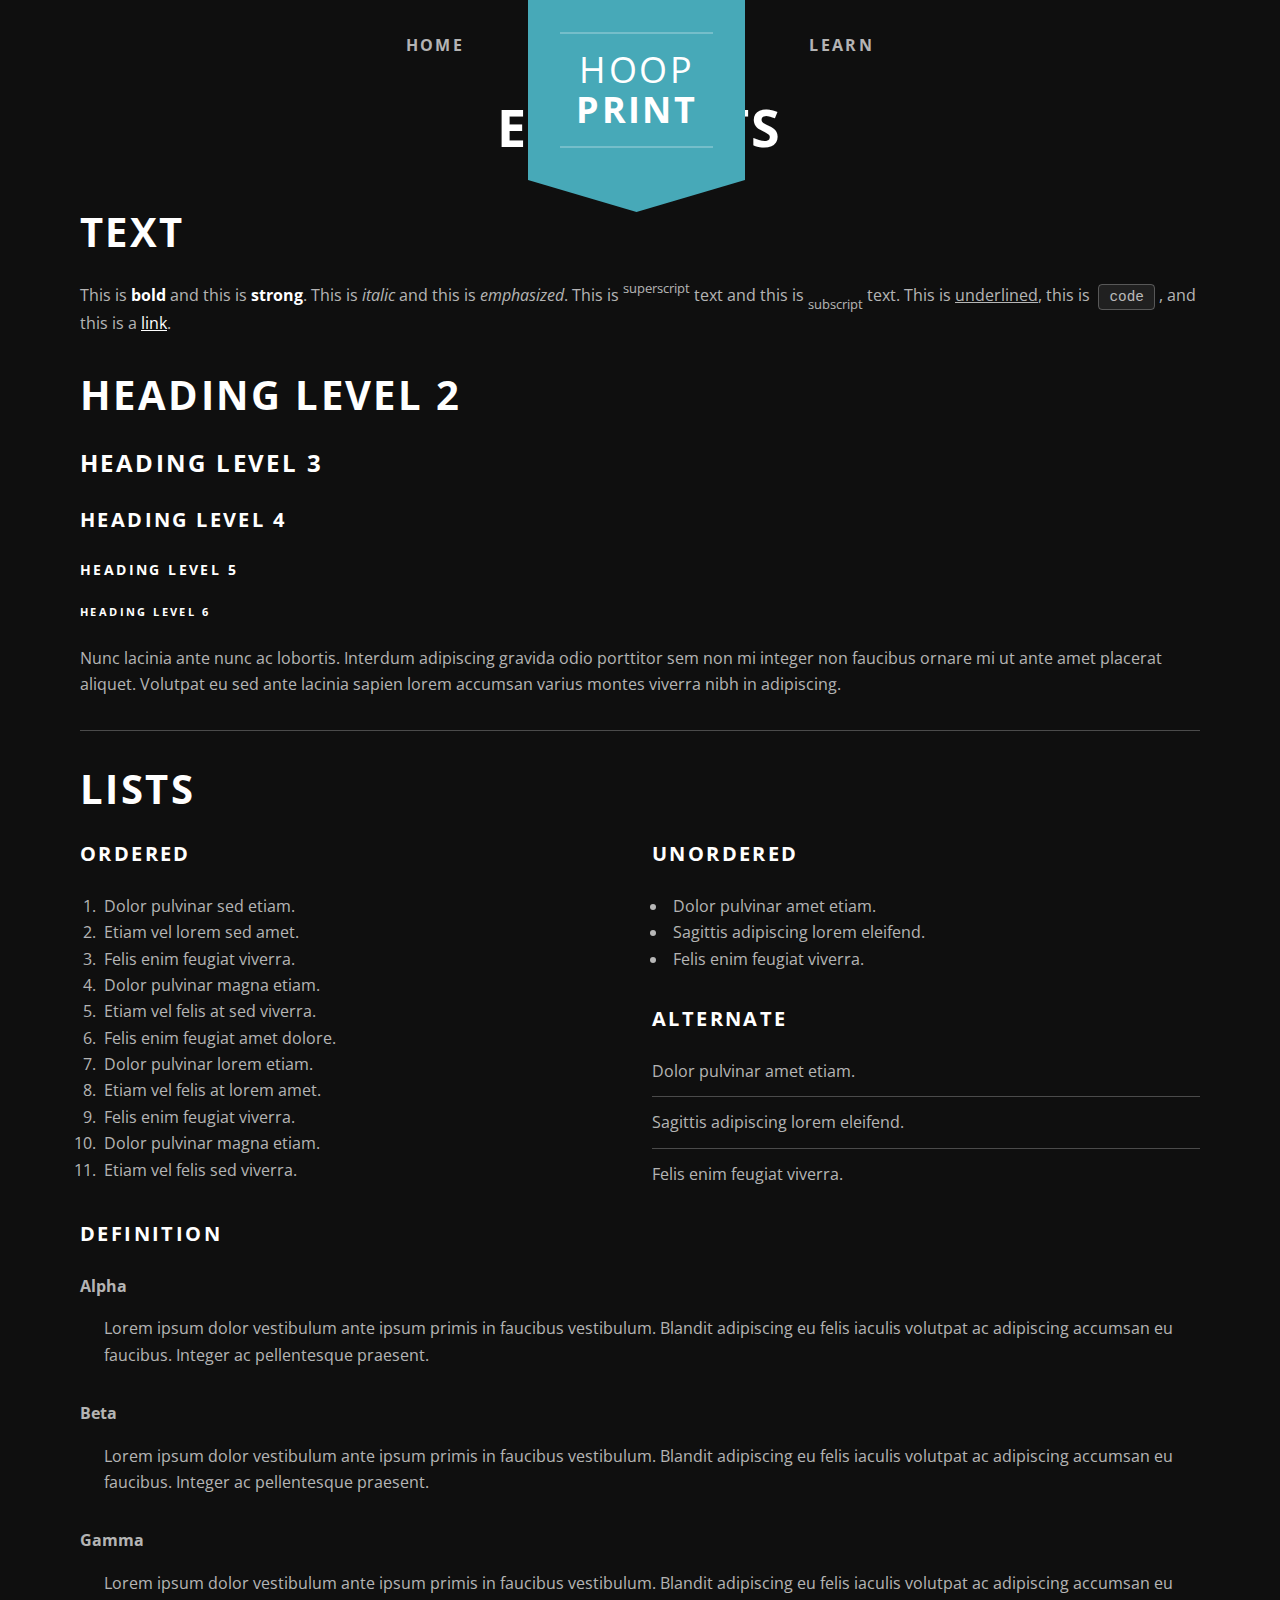
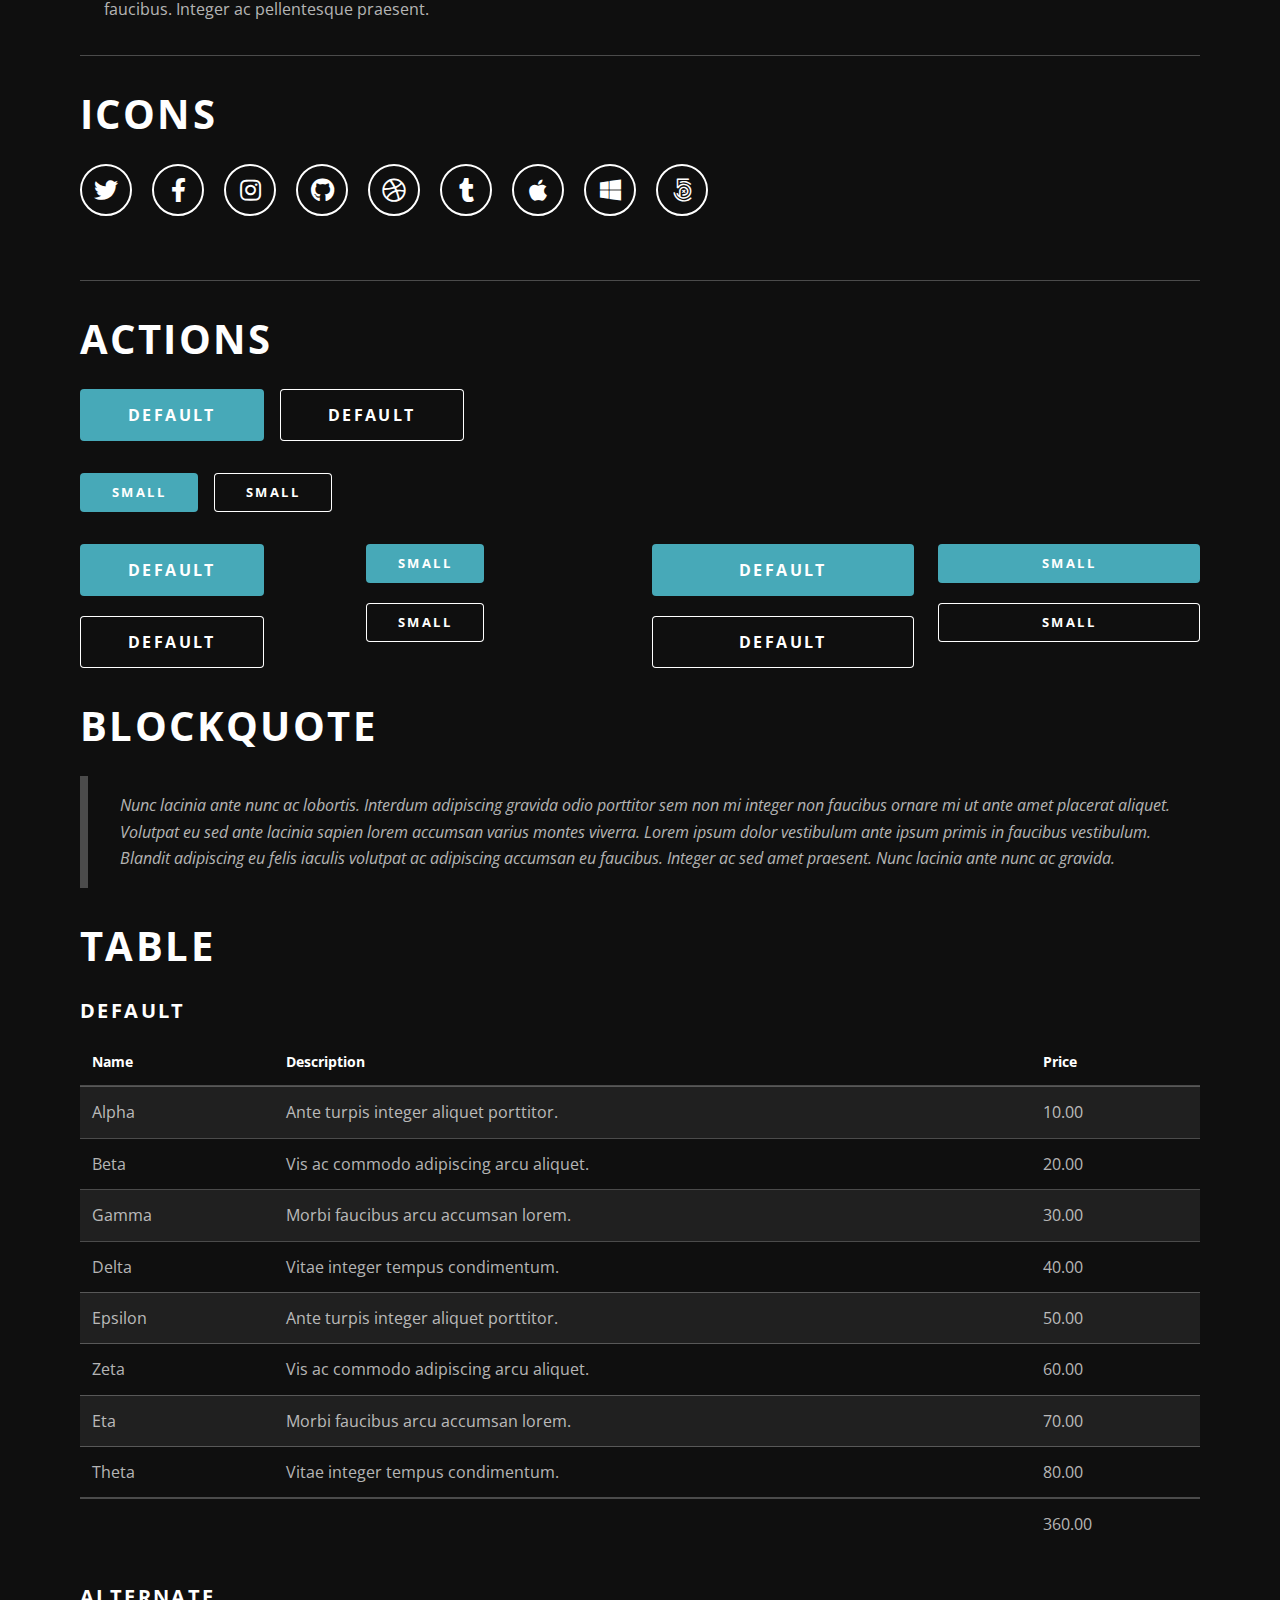
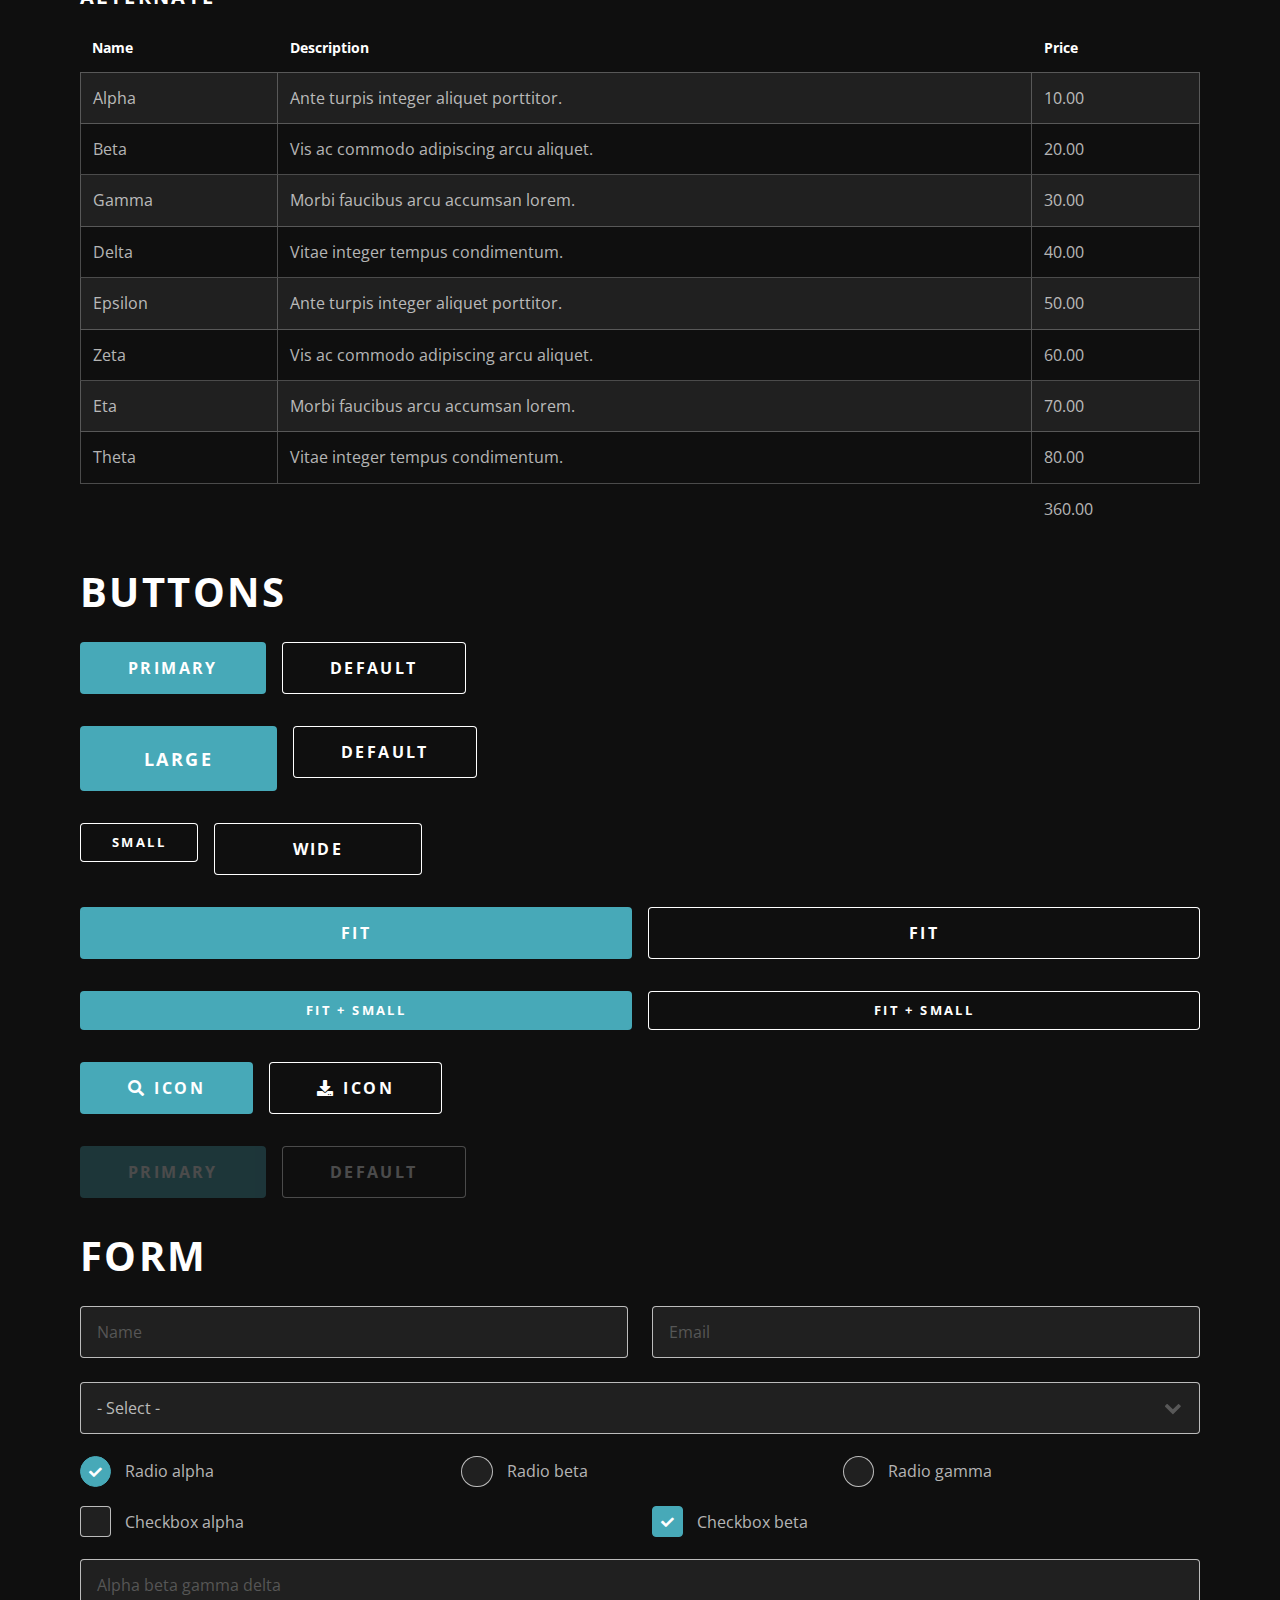
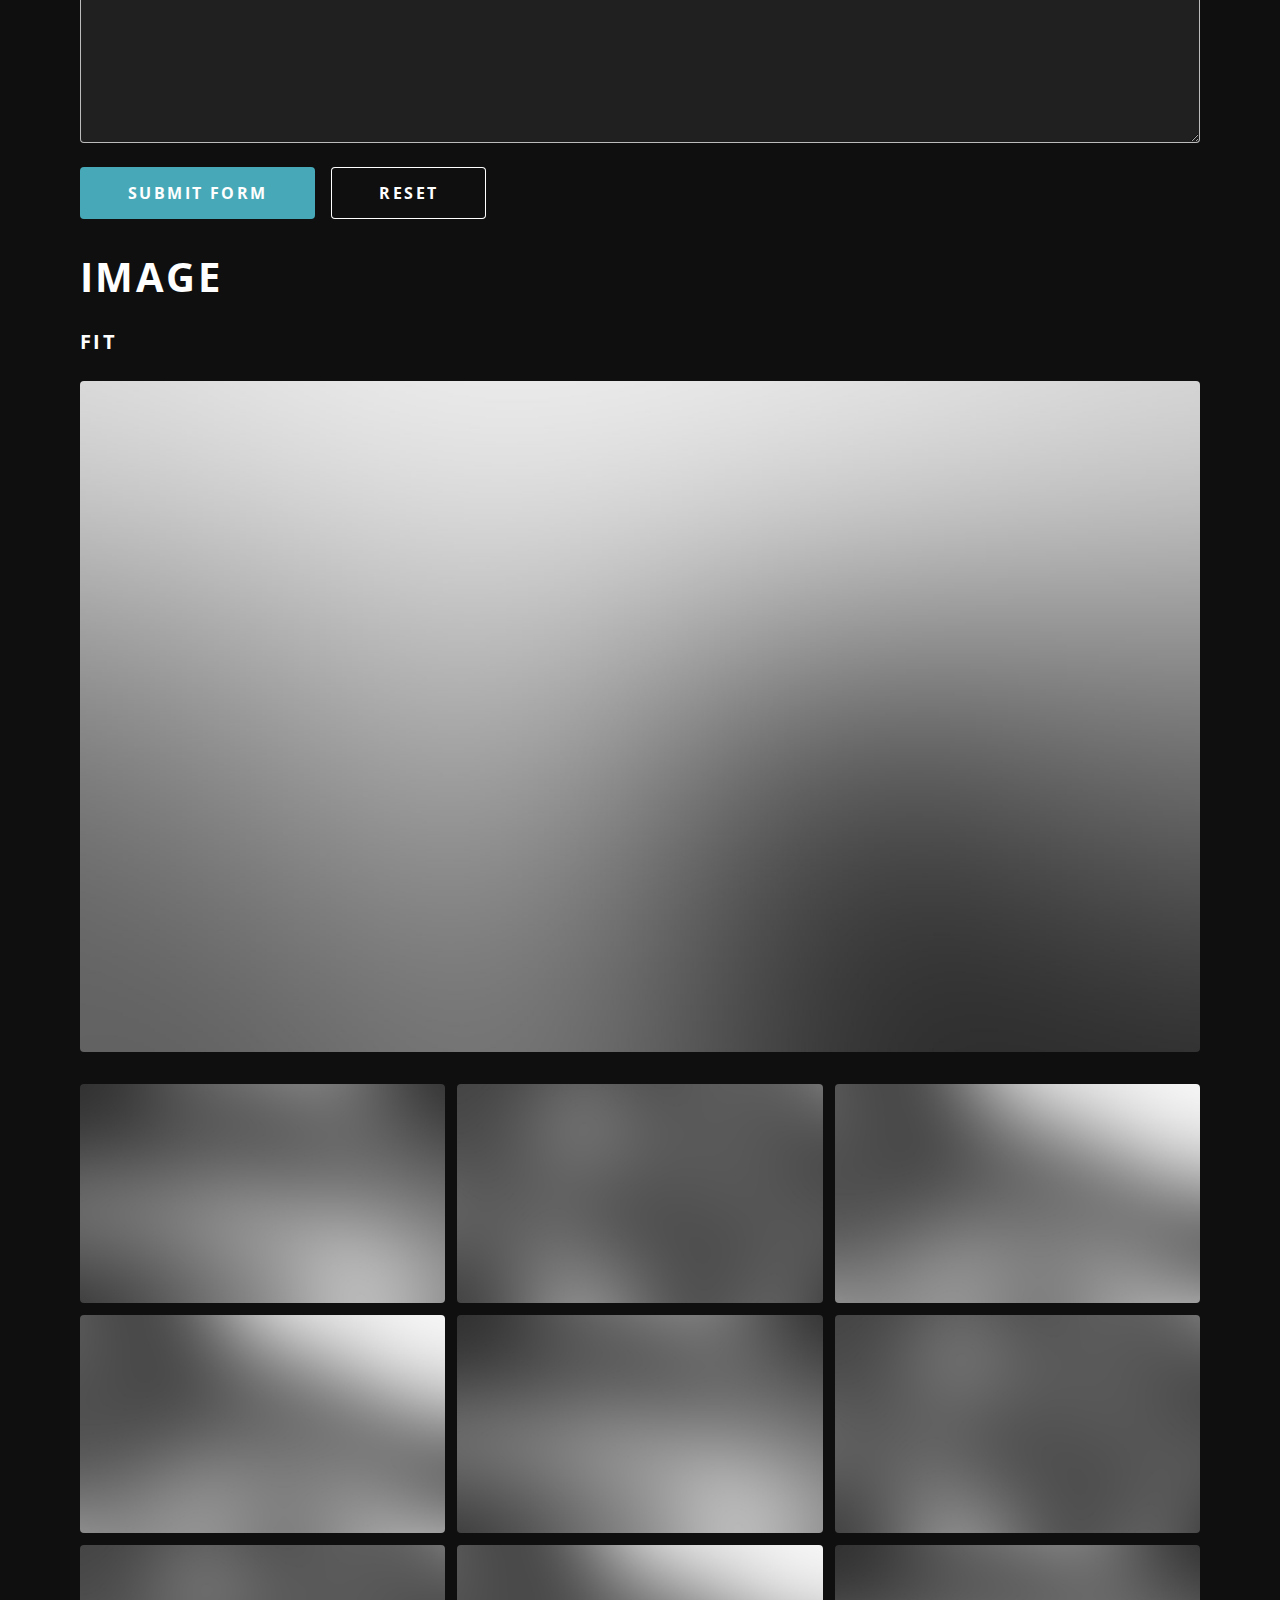
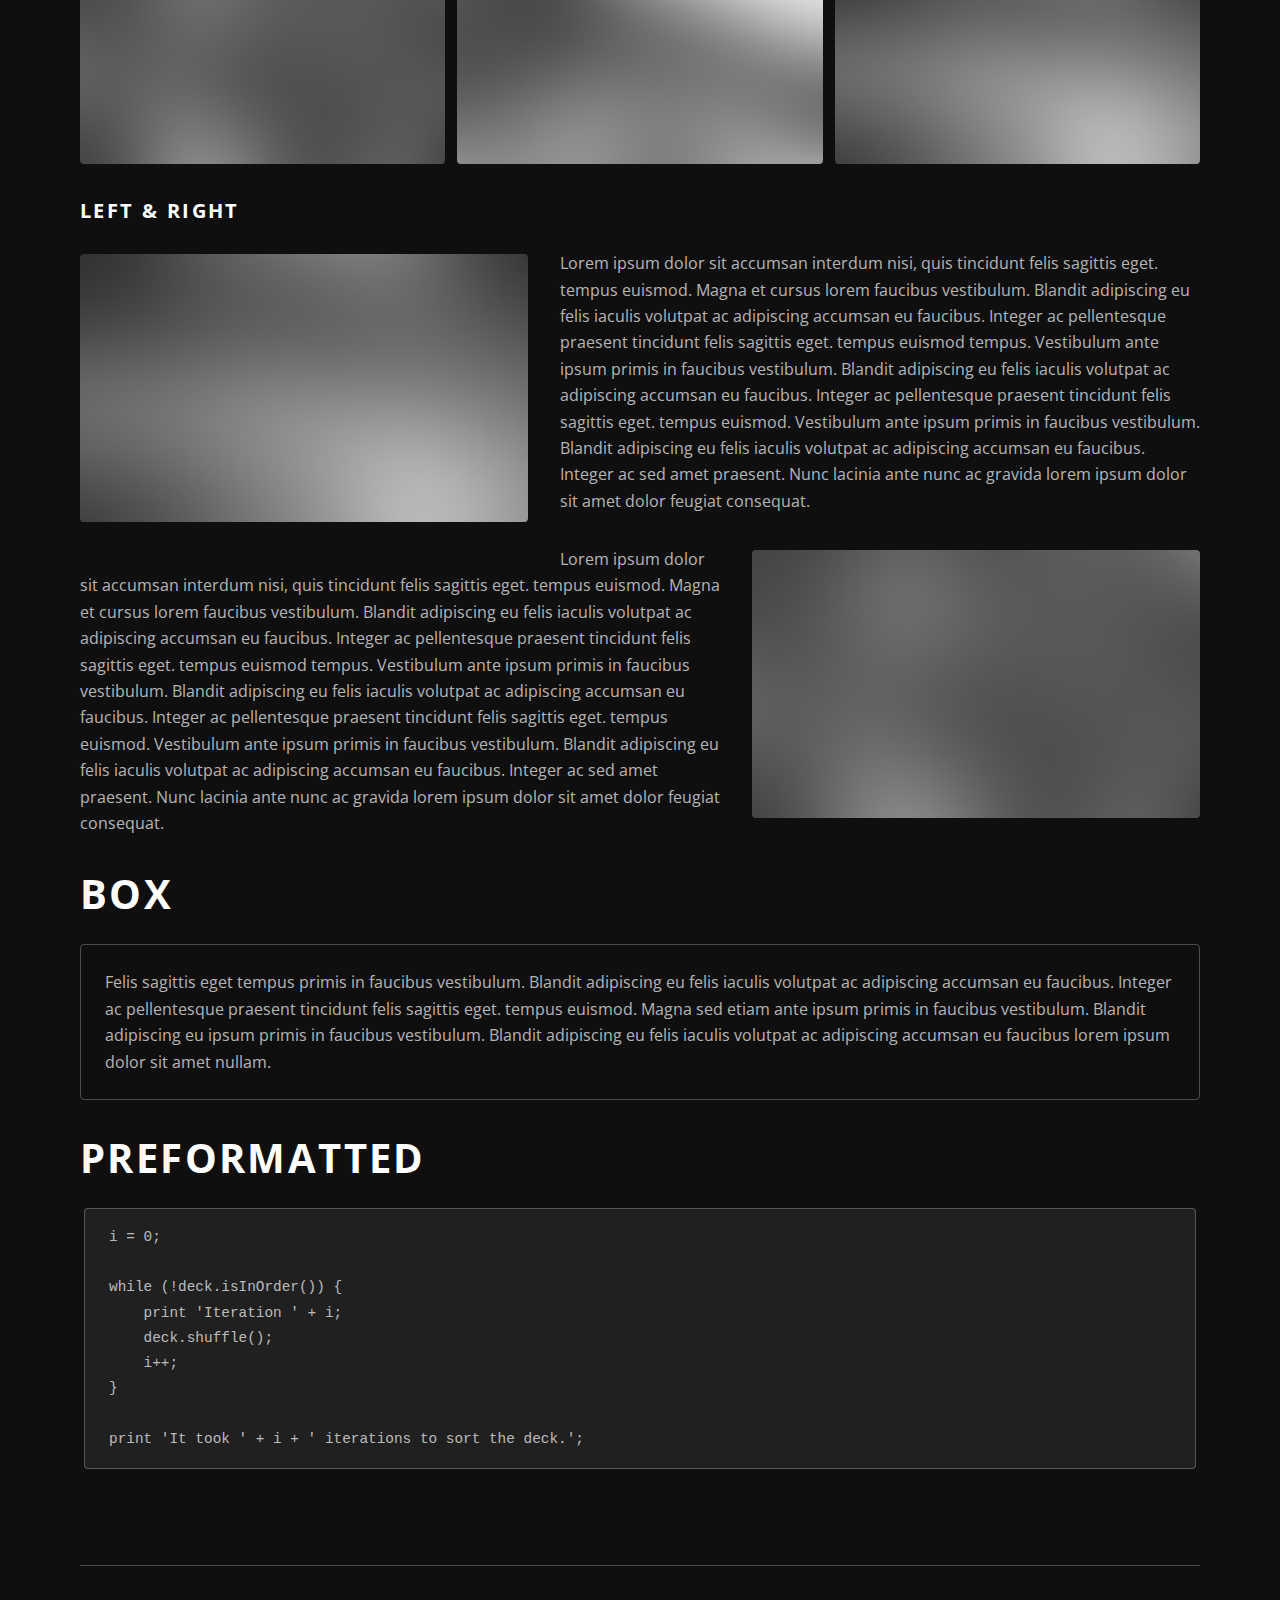
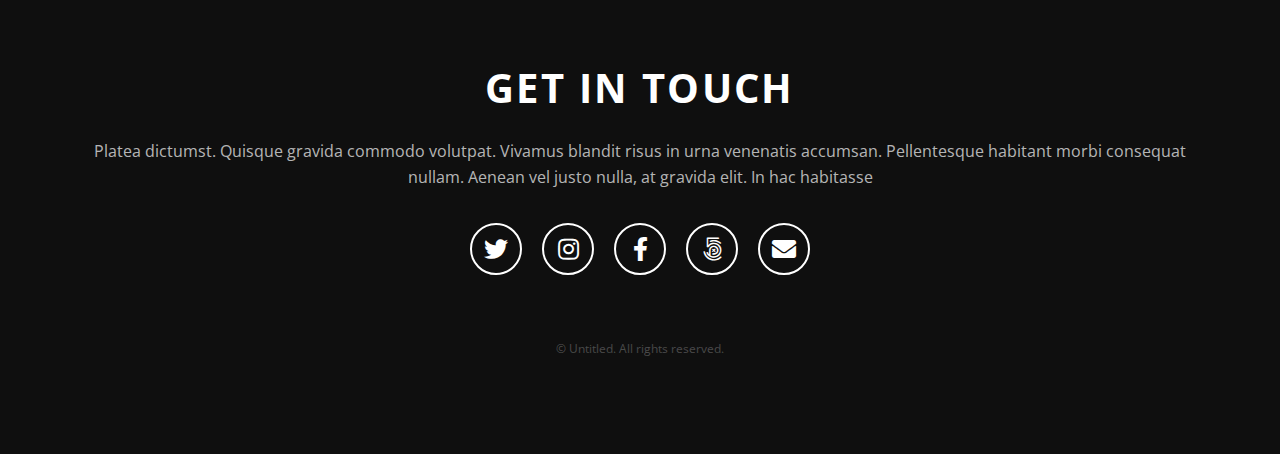
<file: workouts.html>
<!DOCTYPE HTML>
<!--
	Wide Angle by Pixelarity
	pixelarity.com | hello@pixelarity.com
	License: pixelarity.com/license
-->
<html>
	<head>

	<!-- Google tag (gtag.js) -->
			<script async src="https://www.googletagmanager.com/gtag/js?id=G-23FL2YW539"></script>
			<script>
			  window.dataLayer = window.dataLayer || [];
			  function gtag(){dataLayer.push(arguments);}
			  gtag('js', new Date());
			
			  gtag('config', 'G-23FL2YW539');
			</script>

<link rel="icon" type="image/png" href="/favicon-96x96.png" sizes="96x96" />
<link rel="icon" type="image/svg+xml" href="/favicon.svg" />
<link rel="shortcut icon" href="/favicon.ico" />
<link rel="apple-touch-icon" sizes="180x180" href="/apple-touch-icon.png" />
<link rel="manifest" href="/site.webmanifest" />
		
		<title>HoopPrint</title>
		<title>Workouts</title>
		<meta charset="utf-8" />
		<meta name="viewport" content="width=device-width, initial-scale=1, user-scalable=no" />
		<meta name="description" content="" />
		<meta name="keywords" content="" />
		<link rel="stylesheet" href="assets/css/main.css" />
	</head>
	<body class="is-preload">

		<!-- Header -->
<header id="header" class="alt">
  <nav class="nav-left">
    <ul class="nav">
      <li><a href="https://hoopprint.com/">Home</a></li>
    </ul>
  </nav>

  <div id="logo">
    <a href="https://hoopprint.com/">
      Hoop<br />
      <strong>Print</strong>
    </a>
  </div>

  <nav class="nav-right">
    <ul class="nav">
      <li>
        <a href="about.html">Learn</a>
        <ul class="dropdown">
          <li><a href="about.html">About HoopPrint</a></li>
          <li><a href="workouts.html">Basketball Workouts</a></li>
        </ul>
      </li>
    </ul>
  </nav>
</header>

		<!-- Main -->
			<div id="main" class="wrapper">
				<div class="inner">

					<!-- Elements -->
						<h1 class="major">Elements</h1>

							<!-- Text -->
								<h2>Text</h2>
								<p>
									This is <b>bold</b> and this is <strong>strong</strong>. This is <i>italic</i> and this is <em>emphasized</em>.
									This is <sup>superscript</sup> text and this is <sub>subscript</sub> text.
									This is <u>underlined</u>, this is <code>code</code>, and this is a <a href="#">link</a>.
								</p>
								<h2>Heading Level 2</h2>
								<h3>Heading Level 3</h3>
								<h4>Heading Level 4</h4>
								<h5>Heading Level 5</h5>
								<h6>Heading Level 6</h6>
								<p>Nunc lacinia ante nunc ac lobortis. Interdum adipiscing gravida odio porttitor sem non mi integer non faucibus ornare mi ut ante amet placerat aliquet. Volutpat eu sed ante lacinia sapien lorem accumsan varius montes viverra nibh in adipiscing.</p>

							<hr />

							<!-- Lists -->
								<h2>Lists</h2>
								<div class="row">
									<div class="col-6 col-12-small">
										<h4>Ordered</h4>
										<ol>
											<li>Dolor pulvinar sed etiam.</li>
											<li>Etiam vel lorem sed amet.</li>
											<li>Felis enim feugiat viverra.</li>
											<li>Dolor pulvinar magna etiam.</li>
											<li>Etiam vel felis at sed viverra.</li>
											<li>Felis enim feugiat amet dolore.</li>
											<li>Dolor pulvinar lorem etiam.</li>
											<li>Etiam vel felis at lorem amet.</li>
											<li>Felis enim feugiat viverra.</li>
											<li>Dolor pulvinar magna etiam.</li>
											<li>Etiam vel felis sed viverra.</li>
										</ol>
									</div>
									<div class="col-6 col-12-small">
										<h4>Unordered</h4>
										<ul>
											<li>Dolor pulvinar amet etiam.</li>
											<li>Sagittis adipiscing lorem eleifend.</li>
											<li>Felis enim feugiat viverra.</li>
										</ul>
										<h4>Alternate</h4>
										<ul class="alt">
											<li>Dolor pulvinar amet etiam.</li>
											<li>Sagittis adipiscing lorem eleifend.</li>
											<li>Felis enim feugiat viverra.</li>
										</ul>
									</div>
								</div>
								<h4>Definition</h4>
								<dl>
									<dt>Alpha</dt>
									<dd>
										<p>Lorem ipsum dolor vestibulum ante ipsum primis in faucibus vestibulum. Blandit adipiscing eu felis iaculis volutpat ac adipiscing accumsan eu faucibus. Integer ac pellentesque praesent.</p>
									</dd>
									<dt>Beta</dt>
									<dd>
										<p>Lorem ipsum dolor vestibulum ante ipsum primis in faucibus vestibulum. Blandit adipiscing eu felis iaculis volutpat ac adipiscing accumsan eu faucibus. Integer ac pellentesque praesent.</p>
									</dd>
									<dt>Gamma</dt>
									<dd>
										<p>Lorem ipsum dolor vestibulum ante ipsum primis in faucibus vestibulum. Blandit adipiscing eu felis iaculis volutpat ac adipiscing accumsan eu faucibus. Integer ac pellentesque praesent.</p>
									</dd>
								</dl>

							<hr />

							<!-- Icons -->
								<h2>Icons</h2>
								<ul class="icons">
									<li><a href="#" class="icon brands fa-twitter"><span class="label">Twitter</span></a></li>
									<li><a href="#" class="icon brands fa-facebook-f"><span class="label">Facebook</span></a></li>
									<li><a href="#" class="icon brands fa-instagram"><span class="label">Instagram</span></a></li>
									<li><a href="#" class="icon brands fa-github"><span class="label">Github</span></a></li>
									<li><a href="#" class="icon brands fa-dribbble"><span class="label">Dribbble</span></a></li>
									<li><a href="#" class="icon brands fa-tumblr"><span class="label">Tumblr</span></a></li>
									<li><a href="#" class="icon brands fa-apple"><span class="label">Apple</span></a></li>
									<li><a href="#" class="icon brands fa-windows"><span class="label">Windows</span></a></li>
									<li><a href="#" class="icon brands fa-500px"><span class="label">500px</span></a></li>
								</ul>

							<hr />

							<!-- Actions -->
								<h2>Actions</h2>
								<ul class="actions">
									<li><a href="#" class="button primary">Default</a></li>
									<li><a href="#" class="button">Default</a></li>
								</ul>
								<ul class="actions">
									<li><a href="#" class="button primary small">Small</a></li>
									<li><a href="#" class="button small">Small</a></li>
								</ul>
								<div class="row">
									<div class="col-3 col-12-small">
										<ul class="actions stacked">
											<li><a href="#" class="button primary">Default</a></li>
											<li><a href="#" class="button">Default</a></li>
										</ul>
									</div>
									<div class="col-3 col-12-small">
										<ul class="actions stacked">
											<li><a href="#" class="button primary small">Small</a></li>
											<li><a href="#" class="button small">Small</a></li>
										</ul>
									</div>
									<div class="col-3 col-12-small">
										<ul class="actions stacked">
											<li><a href="#" class="button primary fit">Default</a></li>
											<li><a href="#" class="button fit">Default</a></li>
										</ul>
									</div>
									<div class="col-3 col-12-small">
										<ul class="actions stacked">
											<li><a href="#" class="button primary small fit">Small</a></li>
											<li><a href="#" class="button small fit">Small</a></li>
										</ul>
									</div>
								</div>

							<!-- Blockquote -->
								<h2>Blockquote</h2>
								<blockquote>Nunc lacinia ante nunc ac lobortis. Interdum adipiscing gravida odio porttitor sem non mi integer non faucibus ornare mi ut ante amet placerat aliquet. Volutpat eu sed ante lacinia sapien lorem accumsan varius montes viverra. Lorem ipsum dolor vestibulum ante ipsum primis in faucibus vestibulum. Blandit adipiscing eu felis iaculis volutpat ac adipiscing accumsan eu faucibus. Integer ac sed amet praesent. Nunc lacinia ante nunc ac gravida.</blockquote>

							<!-- Table -->
								<h2>Table</h2>
								<h4>Default</h4>
								<div class="table-wrapper">
									<table>
										<thead>
											<tr>
												<th>Name</th>
												<th>Description</th>
												<th>Price</th>
											</tr>
										</thead>
										<tbody>
											<tr>
												<td>Alpha</td>
												<td>Ante turpis integer aliquet porttitor.</td>
												<td>10.00</td>
											</tr>
											<tr>
												<td>Beta</td>
												<td>Vis ac commodo adipiscing arcu aliquet.</td>
												<td>20.00</td>
											</tr>
											<tr>
												<td>Gamma</td>
												<td>Morbi faucibus arcu accumsan lorem.</td>
												<td>30.00</td>
											</tr>
											<tr>
												<td>Delta</td>
												<td>Vitae integer tempus condimentum.</td>
												<td>40.00</td>
											</tr>
											<tr>
												<td>Epsilon</td>
												<td>Ante turpis integer aliquet porttitor.</td>
												<td>50.00</td>
											</tr>
											<tr>
												<td>Zeta</td>
												<td>Vis ac commodo adipiscing arcu aliquet.</td>
												<td>60.00</td>
											</tr>
											<tr>
												<td>Eta</td>
												<td>Morbi faucibus arcu accumsan lorem.</td>
												<td>70.00</td>
											</tr>
											<tr>
												<td>Theta</td>
												<td>Vitae integer tempus condimentum.</td>
												<td>80.00</td>
											</tr>
										</tbody>
										<tfoot>
											<tr>
												<td colspan="2"></td>
												<td>360.00</td>
											</tr>
										</tfoot>
									</table>
								</div>
								<h4>Alternate</h4>
								<div class="table-wrapper">
									<table class="alt">
										<thead>
											<tr>
												<th>Name</th>
												<th>Description</th>
												<th>Price</th>
											</tr>
										</thead>
										<tbody>
											<tr>
												<td>Alpha</td>
												<td>Ante turpis integer aliquet porttitor.</td>
												<td>10.00</td>
											</tr>
											<tr>
												<td>Beta</td>
												<td>Vis ac commodo adipiscing arcu aliquet.</td>
												<td>20.00</td>
											</tr>
											<tr>
												<td>Gamma</td>
												<td>Morbi faucibus arcu accumsan lorem.</td>
												<td>30.00</td>
											</tr>
											<tr>
												<td>Delta</td>
												<td>Vitae integer tempus condimentum.</td>
												<td>40.00</td>
											</tr>
											<tr>
												<td>Epsilon</td>
												<td>Ante turpis integer aliquet porttitor.</td>
												<td>50.00</td>
											</tr>
											<tr>
												<td>Zeta</td>
												<td>Vis ac commodo adipiscing arcu aliquet.</td>
												<td>60.00</td>
											</tr>
											<tr>
												<td>Eta</td>
												<td>Morbi faucibus arcu accumsan lorem.</td>
												<td>70.00</td>
											</tr>
											<tr>
												<td>Theta</td>
												<td>Vitae integer tempus condimentum.</td>
												<td>80.00</td>
											</tr>
										</tbody>
										<tfoot>
											<tr>
												<td colspan="2"></td>
												<td>360.00</td>
											</tr>
										</tfoot>
									</table>
								</div>

							<!-- Buttons -->
								<h2>Buttons</h2>
								<ul class="actions">
									<li><a href="#" class="button primary">Primary</a></li>
									<li><a href="#" class="button">Default</a></li>
								</ul>
								<ul class="actions">
									<li><a href="#" class="button primary large">Large</a></li>
									<li><a href="#" class="button">Default</a></li>
								</ul>
								<ul class="actions">
									<li><a href="#" class="button small">Small</a></li>
									<li><a href="#" class="button wide">Wide</a></li>
								</ul>
								<ul class="actions fit">
									<li><a href="#" class="button primary fit">Fit</a></li>
									<li><a href="#" class="button fit">Fit</a></li>
								</ul>
								<ul class="actions fit">
									<li><a href="#" class="button primary fit small">Fit + Small</a></li>
									<li><a href="#" class="button fit small">Fit + Small</a></li>
								</ul>
								<ul class="actions">
									<li><a href="#" class="button primary icon solid fa-search">Icon</a></li>
									<li><a href="#" class="button icon solid fa-download">Icon</a></li>
								</ul>
								<ul class="actions">
									<li><span class="button primary disabled">Primary</span></li>
									<li><span class="button disabled">Default</span></li>
								</ul>

							<!-- Form -->
								<h2>Form</h2>
								<form method="post" action="#">
									<div class="row gtr-uniform">
										<div class="col-6 col-12-xsmall">
											<input type="text" name="name" id="name" value="" placeholder="Name" />
										</div>
										<div class="col-6 col-12-xsmall">
											<input type="email" name="email" id="email" value="" placeholder="Email" />
										</div>
										<!-- Break -->
										<div class="col-12">
											<select name="category" id="category">
												<option value="">- Select -</option>
												<option value="alpha">Option alpha</option>
												<option value="beta">Option beta</option>
												<option value="gamma">Option gamma</option>
												<option value="delta">Option delta</option>
												<option value="epsilon">Option epsilon</option>
												<option value="zeta">Option zeta</option>
												<option value="eta">Option eta</option>
												<option value="theta">Option theta</option>
											</select>
										</div>
										<!-- Break -->
										<div class="col-4 col-12-small">
											<input type="radio" id="radio-alpha" name="radio" checked>
											<label for="radio-alpha">Radio alpha</label>
										</div>
										<div class="col-4 col-12-small">
											<input type="radio" id="radio-beta" name="radio">
											<label for="radio-beta">Radio beta</label>
										</div>
										<div class="col-4 col-12-small">
											<input type="radio" id="radio-gamma" name="radio">
											<label for="radio-gamma">Radio gamma</label>
										</div>
										<!-- Break -->
										<div class="col-6 col-12-small">
											<input type="checkbox" id="checkbox-alpha" name="checkbox">
											<label for="checkbox-alpha">Checkbox alpha</label>
										</div>
										<div class="col-6 col-12-small">
											<input type="checkbox" id="checkbox-beta" name="checkbox" checked>
											<label for="checkbox-beta">Checkbox beta</label>
										</div>
										<!-- Break -->
										<div class="col-12">
											<textarea name="textarea" id="textarea" placeholder="Alpha beta gamma delta" rows="6"></textarea>
										</div>
										<!-- Break -->
										<div class="col-12">
											<ul class="actions">
												<li><input type="submit" value="Submit Form" class="primary" /></li>
												<li><input type="reset" value="Reset" /></li>
											</ul>
										</div>
									</div>
								</form>

							<!-- Image -->
								<h2>Image</h2>
								<h4>Fit</h4>
								<span class="image fit"><img src="images/slide01.jpg" alt="" /></span>
								<div class="box alt">
									<div class="row gtr-50 gtr-uniform">
										<div class="col-4"><span class="image fit"><img src="images/slide02.jpg" alt="" /></span></div>
										<div class="col-4"><span class="image fit"><img src="images/slide03.jpg" alt="" /></span></div>
										<div class="col-4"><span class="image fit"><img src="images/slide04.jpg" alt="" /></span></div>
										<!-- Break -->
										<div class="col-4"><span class="image fit"><img src="images/slide04.jpg" alt="" /></span></div>
										<div class="col-4"><span class="image fit"><img src="images/slide02.jpg" alt="" /></span></div>
										<div class="col-4"><span class="image fit"><img src="images/slide03.jpg" alt="" /></span></div>
										<!-- Break -->
										<div class="col-4"><span class="image fit"><img src="images/slide03.jpg" alt="" /></span></div>
										<div class="col-4"><span class="image fit"><img src="images/slide04.jpg" alt="" /></span></div>
										<div class="col-4"><span class="image fit"><img src="images/slide02.jpg" alt="" /></span></div>
									</div>
								</div>
								<h4>Left &amp; Right</h4>
								<p>
									<span class="image left"><img src="images/slide02.jpg" alt="" /></span>
									Lorem ipsum dolor sit accumsan interdum nisi, quis tincidunt felis sagittis eget.
									tempus euismod. Magna et cursus lorem faucibus vestibulum. Blandit adipiscing eu
									felis iaculis volutpat ac adipiscing accumsan eu faucibus. Integer ac pellentesque
									praesent tincidunt felis sagittis eget. tempus euismod tempus. Vestibulum ante ipsum
									primis in faucibus vestibulum. Blandit adipiscing eu felis iaculis volutpat ac
									adipiscing accumsan eu faucibus. Integer ac pellentesque praesent tincidunt felis
									sagittis eget. tempus euismod. Vestibulum ante ipsum primis in faucibus vestibulum.
									Blandit adipiscing eu felis iaculis volutpat ac adipiscing accumsan eu faucibus.
									Integer ac sed amet praesent. Nunc lacinia ante nunc ac gravida lorem ipsum dolor
									sit amet dolor feugiat consequat.
								</p>
								<p>
									<span class="image right"><img src="images/slide03.jpg" alt="" /></span>
									Lorem ipsum dolor sit accumsan interdum nisi, quis tincidunt felis sagittis eget.
									tempus euismod. Magna et cursus lorem faucibus vestibulum. Blandit adipiscing eu
									felis iaculis volutpat ac adipiscing accumsan eu faucibus. Integer ac pellentesque
									praesent tincidunt felis sagittis eget. tempus euismod tempus. Vestibulum ante ipsum
									primis in faucibus vestibulum. Blandit adipiscing eu felis iaculis volutpat ac
									adipiscing accumsan eu faucibus. Integer ac pellentesque praesent tincidunt felis
									sagittis eget. tempus euismod. Vestibulum ante ipsum primis in faucibus vestibulum.
									Blandit adipiscing eu felis iaculis volutpat ac adipiscing accumsan eu faucibus.
									Integer ac sed amet praesent. Nunc lacinia ante nunc ac gravida lorem ipsum dolor
									sit amet dolor feugiat consequat.
								</p>

							<!-- Box -->
								<h2>Box</h2>
								<div class="box">
									<p>Felis sagittis eget tempus primis in faucibus vestibulum. Blandit adipiscing eu
									felis iaculis volutpat ac adipiscing accumsan eu faucibus. Integer ac pellentesque
									praesent tincidunt felis sagittis eget. tempus euismod. Magna sed etiam ante ipsum
									primis in faucibus vestibulum. Blandit adipiscing eu ipsum primis in faucibus
									vestibulum. Blandit adipiscing eu felis iaculis volutpat ac adipiscing accumsan eu
									faucibus lorem ipsum dolor sit amet nullam.</p>
								</div>

							<!-- Preformatted Code -->
								<h2>Preformatted</h2>
								<pre><code>i = 0;

while (!deck.isInOrder()) {
    print 'Iteration ' + i;
    deck.shuffle();
    i++;
}

print 'It took ' + i + ' iterations to sort the deck.';
</code></pre>

				</div>
			</div>

		<!-- Footer -->
			<section id="footer">
				<div class="inner">
					<header>
						<h2 class="special">Get in Touch</h2>
						<p>Platea dictumst. Quisque gravida commodo volutpat. Vivamus blandit risus in urna venenatis accumsan. Pellentesque habitant morbi consequat nullam. Aenean vel justo nulla, at gravida elit. In hac habitasse</p>
					</header>
					<ul class="icons">
						<li><a href="#" class="icon brands fa-twitter"><span class="label">Twitter</span></a></li>
						<li><a href="#" class="icon brands fa-instagram"><span class="label">Instagram</span></a></li>
						<li><a href="#" class="icon brands fa-facebook-f"><span class="label">Facebook</span></a></li>
						<li><a href="#" class="icon brands fa-500px"><span class="label">500px</span></a></li>
						<li><a href="#" class="icon solid fa-envelope"><span class="label">Email</span></a></li>
					</ul>
					<div class="copyright">
						&copy; Untitled. All rights reserved.
					</div>
				</div>
			</section>

		<!-- Scripts -->
			<script src="assets/js/jquery.min.js"></script>
			<script src="assets/js/browser.min.js"></script>
			<script src="assets/js/breakpoints.min.js"></script>
			<script src="assets/js/jquery.dropotron.min.js"></script>
			<script src="assets/js/util.js"></script>
			<script src="assets/js/main.js"></script>

	</body>
</html>
</file>
<file: assets/css/main.css>
@import url(fontawesome-all.min.css);
@import url("https://fonts.googleapis.com/css?family=Open+Sans|Open+Sans+Condensed:300,700");

/*
	Wide Angle by Pixelarity
	pixelarity.com | hello@pixelarity.com
	License: pixelarity.com/license
*/

html, body, div, span, applet, object,
iframe, h1, h2, h3, h4, h5, h6, p, blockquote,
pre, a, abbr, acronym, address, big, cite,
code, del, dfn, em, img, ins, kbd, q, s, samp,
small, strike, strong, sub, sup, tt, var, b,
u, i, center, dl, dt, dd, ol, ul, li, fieldset,
form, label, legend, table, caption, tbody,
tfoot, thead, tr, th, td, article, aside,
canvas, details, embed, figure, figcaption,
footer, header, hgroup, menu, nav, output, ruby,
section, summary, time, mark, audio, video {
	margin: 0;
	padding: 0;
	border: 0;
	font-size: 100%;
	font: inherit;
	vertical-align: baseline;}

article, aside, details, figcaption, figure,
footer, header, hgroup, menu, nav, section {
	display: block;}

body {
	line-height: 1;
}

ol, ul {
	list-style: none;
}

blockquote, q {
	quotes: none;
}

	blockquote:before, blockquote:after, q:before, q:after {
		content: '';
		content: none;
	}

table {
	border-collapse: collapse;
	border-spacing: 0;
}

body {
	-webkit-text-size-adjust: none;
}

mark {
	background-color: transparent;
	color: inherit;
}

input::-moz-focus-inner {
	border: 0;
	padding: 0;
}

input, select, textarea {
	-moz-appearance: none;
	-webkit-appearance: none;
	-ms-appearance: none;
	appearance: none;
}

/* Basic */

	@-ms-viewport {
		width: device-width;
	}

	body {
		-ms-overflow-style: scrollbar;
	}

	@media screen and (max-width: 480px) {

		html, body {
			min-width: 320px;
		}

	}

	html {
		box-sizing: border-box;
	}

	*, *:before, *:after {
		box-sizing: inherit;
	}

	body {
		background: #0f0f0f;
	}

		body.is-preload *, body.is-preload *:before, body.is-preload *:after {
			-moz-animation: none !important;
			-webkit-animation: none !important;
			-ms-animation: none !important;
			animation: none !important;
			-moz-transition: none !important;
			-webkit-transition: none !important;
			-ms-transition: none !important;
			transition: none !important;
		}

/* Typography */

	html {
		font-size: 14pt;
	}

		@media screen and (max-width: 1680px) {

			html {
				font-size: 12pt;
			}

		}

		@media screen and (max-width: 1280px) {

			html {
				font-size: 12pt;
			}

		}

		@media screen and (max-width: 980px) {

			html {
				font-size: 11pt;
			}

		}

		@media screen and (max-width: 480px) {

			html {
				font-size: 11pt;
			}

		}

	body {
		background-color: #0f0f0f;
		color: rgba(255, 255, 255, 0.7);
	}

	body, input, select, textarea {
		font-family: "Open Sans", Arial, Helvetica, sans-serif;
		font-weight: 400;
		font-size: 1rem;
		line-height: 1.65;
	}

	input, select, textarea {
		color: #fff;
	}

	a {
		-moz-transition: color 0.2s ease-in-out;
		-webkit-transition: color 0.2s ease-in-out;
		-ms-transition: color 0.2s ease-in-out;
		transition: color 0.2s ease-in-out;
		color: #fff;
		text-decoration: underline;
	}

		a:hover {
			color: #47a9b8;
			text-decoration: none;
		}

	strong, b {
		color: #fff;
		font-weight: 700;
	}

	em, i {
		font-style: italic;
	}

	p {
		margin: 0 0 2rem 0;
	}

	h1, h2, h3, h4, h5, h6 {
		color: #fff;
		font-family: "Open Sans Condensed", Arial, Helvetica, sans-serif;
		font-weight: 700;
		letter-spacing: 0.15rem;
		line-height: 1.5;
		margin: 0 0 1.5rem 0;
		text-transform: uppercase;
	}

		h1.major, h2.major, h3.major, h4.major, h5.major, h6.major {
			text-align: center;
			margin: 0 0 3rem 0;
		}

		h1 a, h2 a, h3 a, h4 a, h5 a, h6 a {
			color: inherit;
			text-decoration: none;
		}

	h1 {
		font-size: 3.25rem;
		line-height: 1.2;
	}

	h2 {
		font-size: 2.5rem;
		line-height: 1.3;
	}

	h3 {
		font-size: 1.5rem;
	}

	h4 {
		font-size: 1.25rem;
	}

	h5 {
		font-size: 0.9rem;
	}

	h6 {
		font-size: 0.7rem;
	}

	@media screen and (max-width: 736px) {

		h1 {
			font-size: 2.75rem;
			line-height: 1.3;
		}

		h2 {
			font-size: 1.5rem;
			line-height: 1.5;
		}

		h3 {
			font-size: 1.25rem;
		}

	}

	sub {
		font-size: 0.8rem;
		position: relative;
		top: 0.5rem;
	}

	sup {
		font-size: 0.8rem;
		position: relative;
		top: -0.5rem;
	}

	blockquote {
		border-left: solid 0.5rem rgba(255, 255, 255, 0.25);
		font-style: italic;
		margin: 0 0 2rem 0;
		padding: 1rem 0 1rem 2rem;
	}

	code {
		background: rgba(255, 255, 255, 0.075);
		border-radius: 4px;
		border: 1px solid rgba(255, 255, 255, 0.25);
		font-family: "Courier New", monospace;
		font-size: 0.9rem;
		margin: 0 0.25rem;
		padding: 0.25rem 0.65rem;
	}

	pre {
		-webkit-overflow-scrolling: touch;
		font-family: "Courier New", monospace;
		font-size: 0.9rem;
		margin: 0 0 2rem 0;
	}

		pre code {
			display: block;
			line-height: 1.75;
			padding: 1rem 1.5rem;
			overflow-x: auto;
		}

	hr {
		border: 0;
		border-bottom: solid 1px rgba(255, 255, 255, 0.25);
		margin: 2rem 0;
	}

		hr.major {
			margin: 4rem 0;
		}

		@media screen and (max-width: 736px) {

			hr.major {
				margin: 3rem 0;
			}

		}

/* Row */

	.row {
		display: flex;
		flex-wrap: wrap;
		box-sizing: border-box;
		align-items: stretch;
	}

		.row > * {
			box-sizing: border-box;
		}

		.row.gtr-uniform > * > :last-child {
			margin-bottom: 0;
		}

		.row.aln-left {
			justify-content: flex-start;
		}

		.row.aln-center {
			justify-content: center;
		}

		.row.aln-right {
			justify-content: flex-end;
		}

		.row.aln-top {
			align-items: flex-start;
		}

		.row.aln-middle {
			align-items: center;
		}

		.row.aln-bottom {
			align-items: flex-end;
		}

		.row > .imp {
			order: -1;
		}

		.row > .col-1 {
			width: 8.33333%;
		}

		.row > .off-1 {
			margin-left: 8.33333%;
		}

		.row > .col-2 {
			width: 16.66667%;
		}

		.row > .off-2 {
			margin-left: 16.66667%;
		}

		.row > .col-3 {
			width: 25%;
		}

		.row > .off-3 {
			margin-left: 25%;
		}

		.row > .col-4 {
			width: 33.33333%;
		}

		.row > .off-4 {
			margin-left: 33.33333%;
		}

		.row > .col-5 {
			width: 41.66667%;
		}

		.row > .off-5 {
			margin-left: 41.66667%;
		}

		.row > .col-6 {
			width: 50%;
		}

		.row > .off-6 {
			margin-left: 50%;
		}

		.row > .col-7 {
			width: 58.33333%;
		}

		.row > .off-7 {
			margin-left: 58.33333%;
		}

		.row > .col-8 {
			width: 66.66667%;
		}

		.row > .off-8 {
			margin-left: 66.66667%;
		}

		.row > .col-9 {
			width: 75%;
		}

		.row > .off-9 {
			margin-left: 75%;
		}

		.row > .col-10 {
			width: 83.33333%;
		}

		.row > .off-10 {
			margin-left: 83.33333%;
		}

		.row > .col-11 {
			width: 91.66667%;
		}

		.row > .off-11 {
			margin-left: 91.66667%;
		}

		.row > .col-12 {
			width: 100%;
		}

		.row > .off-12 {
			margin-left: 100%;
		}

		.row.gtr-0 {
			margin-top: 0;
			margin-left: 0rem;
		}

			.row.gtr-0 > * {
				padding: 0 0 0 0rem;
			}

			.row.gtr-0.gtr-uniform {
				margin-top: 0rem;
			}

				.row.gtr-0.gtr-uniform > * {
					padding-top: 0rem;
				}

		.row.gtr-25 {
			margin-top: 0;
			margin-left: -0.5rem;
		}

			.row.gtr-25 > * {
				padding: 0 0 0 0.5rem;
			}

			.row.gtr-25.gtr-uniform {
				margin-top: -0.5rem;
			}

				.row.gtr-25.gtr-uniform > * {
					padding-top: 0.5rem;
				}

		.row.gtr-50 {
			margin-top: 0;
			margin-left: -1rem;
		}

			.row.gtr-50 > * {
				padding: 0 0 0 1rem;
			}

			.row.gtr-50.gtr-uniform {
				margin-top: -1rem;
			}

				.row.gtr-50.gtr-uniform > * {
					padding-top: 1rem;
				}

		.row {
			margin-top: 0;
			margin-left: -2rem;
		}

			.row > * {
				padding: 0 0 0 2rem;
			}

			.row.gtr-uniform {
				margin-top: -2rem;
			}

				.row.gtr-uniform > * {
					padding-top: 2rem;
				}

		.row.gtr-150 {
			margin-top: 0;
			margin-left: -3rem;
		}

			.row.gtr-150 > * {
				padding: 0 0 0 3rem;
			}

			.row.gtr-150.gtr-uniform {
				margin-top: -3rem;
			}

				.row.gtr-150.gtr-uniform > * {
					padding-top: 3rem;
				}

		.row.gtr-200 {
			margin-top: 0;
			margin-left: -4rem;
		}

			.row.gtr-200 > * {
				padding: 0 0 0 4rem;
			}

			.row.gtr-200.gtr-uniform {
				margin-top: -4rem;
			}

				.row.gtr-200.gtr-uniform > * {
					padding-top: 4rem;
				}

		@media screen and (max-width: 1680px) {

			.row {
				display: flex;
				flex-wrap: wrap;
				box-sizing: border-box;
				align-items: stretch;
			}

				.row > * {
					box-sizing: border-box;
				}

				.row.gtr-uniform > * > :last-child {
					margin-bottom: 0;
				}

				.row.aln-left {
					justify-content: flex-start;
				}

				.row.aln-center {
					justify-content: center;
				}

				.row.aln-right {
					justify-content: flex-end;
				}

				.row.aln-top {
					align-items: flex-start;
				}

				.row.aln-middle {
					align-items: center;
				}

				.row.aln-bottom {
					align-items: flex-end;
				}

				.row > .imp-xlarge {
					order: -1;
				}

				.row > .col-1-xlarge {
					width: 8.33333%;
				}

				.row > .off-1-xlarge {
					margin-left: 8.33333%;
				}

				.row > .col-2-xlarge {
					width: 16.66667%;
				}

				.row > .off-2-xlarge {
					margin-left: 16.66667%;
				}

				.row > .col-3-xlarge {
					width: 25%;
				}

				.row > .off-3-xlarge {
					margin-left: 25%;
				}

				.row > .col-4-xlarge {
					width: 33.33333%;
				}

				.row > .off-4-xlarge {
					margin-left: 33.33333%;
				}

				.row > .col-5-xlarge {
					width: 41.66667%;
				}

				.row > .off-5-xlarge {
					margin-left: 41.66667%;
				}

				.row > .col-6-xlarge {
					width: 50%;
				}

				.row > .off-6-xlarge {
					margin-left: 50%;
				}

				.row > .col-7-xlarge {
					width: 58.33333%;
				}

				.row > .off-7-xlarge {
					margin-left: 58.33333%;
				}

				.row > .col-8-xlarge {
					width: 66.66667%;
				}

				.row > .off-8-xlarge {
					margin-left: 66.66667%;
				}

				.row > .col-9-xlarge {
					width: 75%;
				}

				.row > .off-9-xlarge {
					margin-left: 75%;
				}

				.row > .col-10-xlarge {
					width: 83.33333%;
				}

				.row > .off-10-xlarge {
					margin-left: 83.33333%;
				}

				.row > .col-11-xlarge {
					width: 91.66667%;
				}

				.row > .off-11-xlarge {
					margin-left: 91.66667%;
				}

				.row > .col-12-xlarge {
					width: 100%;
				}

				.row > .off-12-xlarge {
					margin-left: 100%;
				}

				.row.gtr-0 {
					margin-top: 0;
					margin-left: 0rem;
				}

					.row.gtr-0 > * {
						padding: 0 0 0 0rem;
					}

					.row.gtr-0.gtr-uniform {
						margin-top: 0rem;
					}

						.row.gtr-0.gtr-uniform > * {
							padding-top: 0rem;
						}

				.row.gtr-25 {
					margin-top: 0;
					margin-left: -0.5rem;
				}

					.row.gtr-25 > * {
						padding: 0 0 0 0.5rem;
					}

					.row.gtr-25.gtr-uniform {
						margin-top: -0.5rem;
					}

						.row.gtr-25.gtr-uniform > * {
							padding-top: 0.5rem;
						}

				.row.gtr-50 {
					margin-top: 0;
					margin-left: -1rem;
				}

					.row.gtr-50 > * {
						padding: 0 0 0 1rem;
					}

					.row.gtr-50.gtr-uniform {
						margin-top: -1rem;
					}

						.row.gtr-50.gtr-uniform > * {
							padding-top: 1rem;
						}

				.row {
					margin-top: 0;
					margin-left: -2rem;
				}

					.row > * {
						padding: 0 0 0 2rem;
					}

					.row.gtr-uniform {
						margin-top: -2rem;
					}

						.row.gtr-uniform > * {
							padding-top: 2rem;
						}

				.row.gtr-150 {
					margin-top: 0;
					margin-left: -3rem;
				}

					.row.gtr-150 > * {
						padding: 0 0 0 3rem;
					}

					.row.gtr-150.gtr-uniform {
						margin-top: -3rem;
					}

						.row.gtr-150.gtr-uniform > * {
							padding-top: 3rem;
						}

				.row.gtr-200 {
					margin-top: 0;
					margin-left: -4rem;
				}

					.row.gtr-200 > * {
						padding: 0 0 0 4rem;
					}

					.row.gtr-200.gtr-uniform {
						margin-top: -4rem;
					}

						.row.gtr-200.gtr-uniform > * {
							padding-top: 4rem;
						}

		}

		@media screen and (max-width: 1280px) {

			.row {
				display: flex;
				flex-wrap: wrap;
				box-sizing: border-box;
				align-items: stretch;
			}

				.row > * {
					box-sizing: border-box;
				}

				.row.gtr-uniform > * > :last-child {
					margin-bottom: 0;
				}

				.row.aln-left {
					justify-content: flex-start;
				}

				.row.aln-center {
					justify-content: center;
				}

				.row.aln-right {
					justify-content: flex-end;
				}

				.row.aln-top {
					align-items: flex-start;
				}

				.row.aln-middle {
					align-items: center;
				}

				.row.aln-bottom {
					align-items: flex-end;
				}

				.row > .imp-large {
					order: -1;
				}

				.row > .col-1-large {
					width: 8.33333%;
				}

				.row > .off-1-large {
					margin-left: 8.33333%;
				}

				.row > .col-2-large {
					width: 16.66667%;
				}

				.row > .off-2-large {
					margin-left: 16.66667%;
				}

				.row > .col-3-large {
					width: 25%;
				}

				.row > .off-3-large {
					margin-left: 25%;
				}

				.row > .col-4-large {
					width: 33.33333%;
				}

				.row > .off-4-large {
					margin-left: 33.33333%;
				}

				.row > .col-5-large {
					width: 41.66667%;
				}

				.row > .off-5-large {
					margin-left: 41.66667%;
				}

				.row > .col-6-large {
					width: 50%;
				}

				.row > .off-6-large {
					margin-left: 50%;
				}

				.row > .col-7-large {
					width: 58.33333%;
				}

				.row > .off-7-large {
					margin-left: 58.33333%;
				}

				.row > .col-8-large {
					width: 66.66667%;
				}

				.row > .off-8-large {
					margin-left: 66.66667%;
				}

				.row > .col-9-large {
					width: 75%;
				}

				.row > .off-9-large {
					margin-left: 75%;
				}

				.row > .col-10-large {
					width: 83.33333%;
				}

				.row > .off-10-large {
					margin-left: 83.33333%;
				}

				.row > .col-11-large {
					width: 91.66667%;
				}

				.row > .off-11-large {
					margin-left: 91.66667%;
				}

				.row > .col-12-large {
					width: 100%;
				}

				.row > .off-12-large {
					margin-left: 100%;
				}

				.row.gtr-0 {
					margin-top: 0;
					margin-left: 0rem;
				}

					.row.gtr-0 > * {
						padding: 0 0 0 0rem;
					}

					.row.gtr-0.gtr-uniform {
						margin-top: 0rem;
					}

						.row.gtr-0.gtr-uniform > * {
							padding-top: 0rem;
						}

				.row.gtr-25 {
					margin-top: 0;
					margin-left: -0.375rem;
				}

					.row.gtr-25 > * {
						padding: 0 0 0 0.375rem;
					}

					.row.gtr-25.gtr-uniform {
						margin-top: -0.375rem;
					}

						.row.gtr-25.gtr-uniform > * {
							padding-top: 0.375rem;
						}

				.row.gtr-50 {
					margin-top: 0;
					margin-left: -0.75rem;
				}

					.row.gtr-50 > * {
						padding: 0 0 0 0.75rem;
					}

					.row.gtr-50.gtr-uniform {
						margin-top: -0.75rem;
					}

						.row.gtr-50.gtr-uniform > * {
							padding-top: 0.75rem;
						}

				.row {
					margin-top: 0;
					margin-left: -1.5rem;
				}

					.row > * {
						padding: 0 0 0 1.5rem;
					}

					.row.gtr-uniform {
						margin-top: -1.5rem;
					}

						.row.gtr-uniform > * {
							padding-top: 1.5rem;
						}

				.row.gtr-150 {
					margin-top: 0;
					margin-left: -2.25rem;
				}

					.row.gtr-150 > * {
						padding: 0 0 0 2.25rem;
					}

					.row.gtr-150.gtr-uniform {
						margin-top: -2.25rem;
					}

						.row.gtr-150.gtr-uniform > * {
							padding-top: 2.25rem;
						}

				.row.gtr-200 {
					margin-top: 0;
					margin-left: -3rem;
				}

					.row.gtr-200 > * {
						padding: 0 0 0 3rem;
					}

					.row.gtr-200.gtr-uniform {
						margin-top: -3rem;
					}

						.row.gtr-200.gtr-uniform > * {
							padding-top: 3rem;
						}

		}

		@media screen and (max-width: 980px) {

			.row {
				display: flex;
				flex-wrap: wrap;
				box-sizing: border-box;
				align-items: stretch;
			}

				.row > * {
					box-sizing: border-box;
				}

				.row.gtr-uniform > * > :last-child {
					margin-bottom: 0;
				}

				.row.aln-left {
					justify-content: flex-start;
				}

				.row.aln-center {
					justify-content: center;
				}

				.row.aln-right {
					justify-content: flex-end;
				}

				.row.aln-top {
					align-items: flex-start;
				}

				.row.aln-middle {
					align-items: center;
				}

				.row.aln-bottom {
					align-items: flex-end;
				}

				.row > .imp-medium {
					order: -1;
				}

				.row > .col-1-medium {
					width: 8.33333%;
				}

				.row > .off-1-medium {
					margin-left: 8.33333%;
				}

				.row > .col-2-medium {
					width: 16.66667%;
				}

				.row > .off-2-medium {
					margin-left: 16.66667%;
				}

				.row > .col-3-medium {
					width: 25%;
				}

				.row > .off-3-medium {
					margin-left: 25%;
				}

				.row > .col-4-medium {
					width: 33.33333%;
				}

				.row > .off-4-medium {
					margin-left: 33.33333%;
				}

				.row > .col-5-medium {
					width: 41.66667%;
				}

				.row > .off-5-medium {
					margin-left: 41.66667%;
				}

				.row > .col-6-medium {
					width: 50%;
				}

				.row > .off-6-medium {
					margin-left: 50%;
				}

				.row > .col-7-medium {
					width: 58.33333%;
				}

				.row > .off-7-medium {
					margin-left: 58.33333%;
				}

				.row > .col-8-medium {
					width: 66.66667%;
				}

				.row > .off-8-medium {
					margin-left: 66.66667%;
				}

				.row > .col-9-medium {
					width: 75%;
				}

				.row > .off-9-medium {
					margin-left: 75%;
				}

				.row > .col-10-medium {
					width: 83.33333%;
				}

				.row > .off-10-medium {
					margin-left: 83.33333%;
				}

				.row > .col-11-medium {
					width: 91.66667%;
				}

				.row > .off-11-medium {
					margin-left: 91.66667%;
				}

				.row > .col-12-medium {
					width: 100%;
				}

				.row > .off-12-medium {
					margin-left: 100%;
				}

				.row.gtr-0 {
					margin-top: 0;
					margin-left: 0rem;
				}

					.row.gtr-0 > * {
						padding: 0 0 0 0rem;
					}

					.row.gtr-0.gtr-uniform {
						margin-top: 0rem;
					}

						.row.gtr-0.gtr-uniform > * {
							padding-top: 0rem;
						}

				.row.gtr-25 {
					margin-top: 0;
					margin-left: -0.375rem;
				}

					.row.gtr-25 > * {
						padding: 0 0 0 0.375rem;
					}

					.row.gtr-25.gtr-uniform {
						margin-top: -0.375rem;
					}

						.row.gtr-25.gtr-uniform > * {
							padding-top: 0.375rem;
						}

				.row.gtr-50 {
					margin-top: 0;
					margin-left: -0.75rem;
				}

					.row.gtr-50 > * {
						padding: 0 0 0 0.75rem;
					}

					.row.gtr-50.gtr-uniform {
						margin-top: -0.75rem;
					}

						.row.gtr-50.gtr-uniform > * {
							padding-top: 0.75rem;
						}

				.row {
					margin-top: 0;
					margin-left: -1.5rem;
				}

					.row > * {
						padding: 0 0 0 1.5rem;
					}

					.row.gtr-uniform {
						margin-top: -1.5rem;
					}

						.row.gtr-uniform > * {
							padding-top: 1.5rem;
						}

				.row.gtr-150 {
					margin-top: 0;
					margin-left: -2.25rem;
				}

					.row.gtr-150 > * {
						padding: 0 0 0 2.25rem;
					}

					.row.gtr-150.gtr-uniform {
						margin-top: -2.25rem;
					}

						.row.gtr-150.gtr-uniform > * {
							padding-top: 2.25rem;
						}

				.row.gtr-200 {
					margin-top: 0;
					margin-left: -3rem;
				}

					.row.gtr-200 > * {
						padding: 0 0 0 3rem;
					}

					.row.gtr-200.gtr-uniform {
						margin-top: -3rem;
					}

						.row.gtr-200.gtr-uniform > * {
							padding-top: 3rem;
						}

		}

		@media screen and (max-width: 736px) {

			.row {
				display: flex;
				flex-wrap: wrap;
				box-sizing: border-box;
				align-items: stretch;
			}

				.row > * {
					box-sizing: border-box;
				}

				.row.gtr-uniform > * > :last-child {
					margin-bottom: 0;
				}

				.row.aln-left {
					justify-content: flex-start;
				}

				.row.aln-center {
					justify-content: center;
				}

				.row.aln-right {
					justify-content: flex-end;
				}

				.row.aln-top {
					align-items: flex-start;
				}

				.row.aln-middle {
					align-items: center;
				}

				.row.aln-bottom {
					align-items: flex-end;
				}

				.row > .imp-small {
					order: -1;
				}

				.row > .col-1-small {
					width: 8.33333%;
				}

				.row > .off-1-small {
					margin-left: 8.33333%;
				}

				.row > .col-2-small {
					width: 16.66667%;
				}

				.row > .off-2-small {
					margin-left: 16.66667%;
				}

				.row > .col-3-small {
					width: 25%;
				}

				.row > .off-3-small {
					margin-left: 25%;
				}

				.row > .col-4-small {
					width: 33.33333%;
				}

				.row > .off-4-small {
					margin-left: 33.33333%;
				}

				.row > .col-5-small {
					width: 41.66667%;
				}

				.row > .off-5-small {
					margin-left: 41.66667%;
				}

				.row > .col-6-small {
					width: 50%;
				}

				.row > .off-6-small {
					margin-left: 50%;
				}

				.row > .col-7-small {
					width: 58.33333%;
				}

				.row > .off-7-small {
					margin-left: 58.33333%;
				}

				.row > .col-8-small {
					width: 66.66667%;
				}

				.row > .off-8-small {
					margin-left: 66.66667%;
				}

				.row > .col-9-small {
					width: 75%;
				}

				.row > .off-9-small {
					margin-left: 75%;
				}

				.row > .col-10-small {
					width: 83.33333%;
				}

				.row > .off-10-small {
					margin-left: 83.33333%;
				}

				.row > .col-11-small {
					width: 91.66667%;
				}

				.row > .off-11-small {
					margin-left: 91.66667%;
				}

				.row > .col-12-small {
					width: 100%;
				}

				.row > .off-12-small {
					margin-left: 100%;
				}

				.row.gtr-0 {
					margin-top: 0;
					margin-left: 0rem;
				}

					.row.gtr-0 > * {
						padding: 0 0 0 0rem;
					}

					.row.gtr-0.gtr-uniform {
						margin-top: 0rem;
					}

						.row.gtr-0.gtr-uniform > * {
							padding-top: 0rem;
						}

				.row.gtr-25 {
					margin-top: 0;
					margin-left: -0.3125rem;
				}

					.row.gtr-25 > * {
						padding: 0 0 0 0.3125rem;
					}

					.row.gtr-25.gtr-uniform {
						margin-top: -0.3125rem;
					}

						.row.gtr-25.gtr-uniform > * {
							padding-top: 0.3125rem;
						}

				.row.gtr-50 {
					margin-top: 0;
					margin-left: -0.625rem;
				}

					.row.gtr-50 > * {
						padding: 0 0 0 0.625rem;
					}

					.row.gtr-50.gtr-uniform {
						margin-top: -0.625rem;
					}

						.row.gtr-50.gtr-uniform > * {
							padding-top: 0.625rem;
						}

				.row {
					margin-top: 0;
					margin-left: -1.25rem;
				}

					.row > * {
						padding: 0 0 0 1.25rem;
					}

					.row.gtr-uniform {
						margin-top: -1.25rem;
					}

						.row.gtr-uniform > * {
							padding-top: 1.25rem;
						}

				.row.gtr-150 {
					margin-top: 0;
					margin-left: -1.875rem;
				}

					.row.gtr-150 > * {
						padding: 0 0 0 1.875rem;
					}

					.row.gtr-150.gtr-uniform {
						margin-top: -1.875rem;
					}

						.row.gtr-150.gtr-uniform > * {
							padding-top: 1.875rem;
						}

				.row.gtr-200 {
					margin-top: 0;
					margin-left: -2.5rem;
				}

					.row.gtr-200 > * {
						padding: 0 0 0 2.5rem;
					}

					.row.gtr-200.gtr-uniform {
						margin-top: -2.5rem;
					}

						.row.gtr-200.gtr-uniform > * {
							padding-top: 2.5rem;
						}

		}

		@media screen and (max-width: 480px) {

			.row {
				display: flex;
				flex-wrap: wrap;
				box-sizing: border-box;
				align-items: stretch;
			}

				.row > * {
					box-sizing: border-box;
				}

				.row.gtr-uniform > * > :last-child {
					margin-bottom: 0;
				}

				.row.aln-left {
					justify-content: flex-start;
				}

				.row.aln-center {
					justify-content: center;
				}

				.row.aln-right {
					justify-content: flex-end;
				}

				.row.aln-top {
					align-items: flex-start;
				}

				.row.aln-middle {
					align-items: center;
				}

				.row.aln-bottom {
					align-items: flex-end;
				}

				.row > .imp-xsmall {
					order: -1;
				}

				.row > .col-1-xsmall {
					width: 8.33333%;
				}

				.row > .off-1-xsmall {
					margin-left: 8.33333%;
				}

				.row > .col-2-xsmall {
					width: 16.66667%;
				}

				.row > .off-2-xsmall {
					margin-left: 16.66667%;
				}

				.row > .col-3-xsmall {
					width: 25%;
				}

				.row > .off-3-xsmall {
					margin-left: 25%;
				}

				.row > .col-4-xsmall {
					width: 33.33333%;
				}

				.row > .off-4-xsmall {
					margin-left: 33.33333%;
				}

				.row > .col-5-xsmall {
					width: 41.66667%;
				}

				.row > .off-5-xsmall {
					margin-left: 41.66667%;
				}

				.row > .col-6-xsmall {
					width: 50%;
				}

				.row > .off-6-xsmall {
					margin-left: 50%;
				}

				.row > .col-7-xsmall {
					width: 58.33333%;
				}

				.row > .off-7-xsmall {
					margin-left: 58.33333%;
				}

				.row > .col-8-xsmall {
					width: 66.66667%;
				}

				.row > .off-8-xsmall {
					margin-left: 66.66667%;
				}

				.row > .col-9-xsmall {
					width: 75%;
				}

				.row > .off-9-xsmall {
					margin-left: 75%;
				}

				.row > .col-10-xsmall {
					width: 83.33333%;
				}

				.row > .off-10-xsmall {
					margin-left: 83.33333%;
				}

				.row > .col-11-xsmall {
					width: 91.66667%;
				}

				.row > .off-11-xsmall {
					margin-left: 91.66667%;
				}

				.row > .col-12-xsmall {
					width: 100%;
				}

				.row > .off-12-xsmall {
					margin-left: 100%;
				}

				.row.gtr-0 {
					margin-top: 0;
					margin-left: 0rem;
				}

					.row.gtr-0 > * {
						padding: 0 0 0 0rem;
					}

					.row.gtr-0.gtr-uniform {
						margin-top: 0rem;
					}

						.row.gtr-0.gtr-uniform > * {
							padding-top: 0rem;
						}

				.row.gtr-25 {
					margin-top: 0;
					margin-left: -0.3125rem;
				}

					.row.gtr-25 > * {
						padding: 0 0 0 0.3125rem;
					}

					.row.gtr-25.gtr-uniform {
						margin-top: -0.3125rem;
					}

						.row.gtr-25.gtr-uniform > * {
							padding-top: 0.3125rem;
						}

				.row.gtr-50 {
					margin-top: 0;
					margin-left: -0.625rem;
				}

					.row.gtr-50 > * {
						padding: 0 0 0 0.625rem;
					}

					.row.gtr-50.gtr-uniform {
						margin-top: -0.625rem;
					}

						.row.gtr-50.gtr-uniform > * {
							padding-top: 0.625rem;
						}

				.row {
					margin-top: 0;
					margin-left: -1.25rem;
				}

					.row > * {
						padding: 0 0 0 1.25rem;
					}

					.row.gtr-uniform {
						margin-top: -1.25rem;
					}

						.row.gtr-uniform > * {
							padding-top: 1.25rem;
						}

				.row.gtr-150 {
					margin-top: 0;
					margin-left: -1.875rem;
				}

					.row.gtr-150 > * {
						padding: 0 0 0 1.875rem;
					}

					.row.gtr-150.gtr-uniform {
						margin-top: -1.875rem;
					}

						.row.gtr-150.gtr-uniform > * {
							padding-top: 1.875rem;
						}

				.row.gtr-200 {
					margin-top: 0;
					margin-left: -2.5rem;
				}

					.row.gtr-200 > * {
						padding: 0 0 0 2.5rem;
					}

					.row.gtr-200.gtr-uniform {
						margin-top: -2.5rem;
					}

						.row.gtr-200.gtr-uniform > * {
							padding-top: 2.5rem;
						}

		}

/* Box */

	.box {
		border: solid 1px rgba(255, 255, 255, 0.25);
		border-radius: 4px;
		margin-bottom: 2rem;
		padding: 1.5rem;
	}

		.box > :last-child {
			margin-bottom: 0;
		}

		.box.alt {
			border: 0;
			border-radius: 0;
			padding: 0;
		}

/* Button */

	input[type="submit"],
	input[type="reset"],
	input[type="button"],
	button,
	.button {
		-moz-appearance: none;
		-webkit-appearance: none;
		-ms-appearance: none;
		appearance: none;
		-moz-transition: background-color 0.2s ease-in-out, box-shadow 0.2s ease-in-out, color 0.2s ease-in-out;
		-webkit-transition: background-color 0.2s ease-in-out, box-shadow 0.2s ease-in-out, color 0.2s ease-in-out;
		-ms-transition: background-color 0.2s ease-in-out, box-shadow 0.2s ease-in-out, color 0.2s ease-in-out;
		transition: background-color 0.2s ease-in-out, box-shadow 0.2s ease-in-out, color 0.2s ease-in-out;
		background-color: transparent;
		border-radius: 4px;
		border: 0;
		box-shadow: inset 0 0 0 1px #fff;
		color: #fff !important;
		cursor: pointer;
		display: inline-block;
		font-family: "Open Sans Condensed", Arial, Helvetica, sans-serif;
		font-weight: 700;
		height: 3.25rem;
		letter-spacing: 0.15rem;
		line-height: 3.25rem;
		padding: 0 3rem;
		text-align: center;
		text-decoration: none;
		text-transform: uppercase;
		white-space: nowrap;
	}

		input[type="submit"]:hover,
		input[type="reset"]:hover,
		input[type="button"]:hover,
		button:hover,
		.button:hover {
			box-shadow: inset 0 0 0 1px #47a9b8;
			color: #47a9b8 !important;
		}

			input[type="submit"]:hover:active,
			input[type="reset"]:hover:active,
			input[type="button"]:hover:active,
			button:hover:active,
			.button:hover:active {
				background-color: rgba(71, 169, 184, 0.25);
			}

		input[type="submit"].primary,
		input[type="reset"].primary,
		input[type="button"].primary,
		button.primary,
		.button.primary {
			box-shadow: none;
			background-color: #47a9b8;
			color: #fff !important;
		}

			input[type="submit"].primary:hover,
			input[type="reset"].primary:hover,
			input[type="button"].primary:hover,
			button.primary:hover,
			.button.primary:hover {
				background-color: #59b2bf;
				box-shadow: none;
			}

				input[type="submit"].primary:hover:active,
				input[type="reset"].primary:hover:active,
				input[type="button"].primary:hover:active,
				button.primary:hover:active,
				.button.primary:hover:active {
					background-color: #4098a6;
				}

		input[type="submit"].small,
		input[type="reset"].small,
		input[type="button"].small,
		button.small,
		.button.small {
			font-size: 0.8rem;
			height: 2.4375rem;
			line-height: 2.4375rem;
			padding: 0 2rem;
		}

		input[type="submit"].large,
		input[type="reset"].large,
		input[type="button"].large,
		button.large,
		.button.large {
			font-size: 1.15rem;
			height: 4.0625rem;
			line-height: 4.0625rem;
			padding: 0 4rem;
		}

		input[type="submit"].wide,
		input[type="reset"].wide,
		input[type="button"].wide,
		button.wide,
		.button.wide {
			min-width: 13rem;
		}

		input[type="submit"].icon:before,
		input[type="reset"].icon:before,
		input[type="button"].icon:before,
		button.icon:before,
		.button.icon:before {
			margin-right: 0.5rem;
		}

		input[type="submit"].fit,
		input[type="reset"].fit,
		input[type="button"].fit,
		button.fit,
		.button.fit {
			width: 100%;
		}

		input[type="submit"].disabled, input[type="submit"]:disabled,
		input[type="reset"].disabled,
		input[type="reset"]:disabled,
		input[type="button"].disabled,
		input[type="button"]:disabled,
		button.disabled,
		button:disabled,
		.button.disabled,
		.button:disabled {
			pointer-events: none;
			opacity: 0.25;
		}

/* Form */

	form {
		margin: 0 0 2rem 0;
	}

	input[type="text"],
	input[type="password"],
	input[type="email"],
	input[type="tel"],
	input[type="search"],
	input[type="url"],
	select,
	textarea {
		-moz-appearance: none;
		-webkit-appearance: none;
		-ms-appearance: none;
		appearance: none;
		background-color: rgba(255, 255, 255, 0.075);
		border-color: rgba(255, 255, 255, 0.25);
		border-radius: 4px;
		border: none;
		border: solid 1px;
		color: inherit;
		display: block;
		outline: 0;
		padding: 0 1rem;
		text-decoration: none;
		width: 100%;
	}

		input[type="text"]:focus,
		input[type="password"]:focus,
		input[type="email"]:focus,
		input[type="tel"]:focus,
		input[type="search"]:focus,
		input[type="url"]:focus,
		select:focus,
		textarea:focus {
			border-color: #47a9b8;
			box-shadow: 0 0 0 1px #47a9b8;
		}

		input[type="text"]:invalid,
		input[type="password"]:invalid,
		input[type="email"]:invalid,
		input[type="tel"]:invalid,
		input[type="search"]:invalid,
		input[type="url"]:invalid,
		select:invalid,
		textarea:invalid {
			box-shadow: none;
		}

	label {
		color: #fff;
		display: block;
		font-size: 1rem;
		font-weight: 700;
		margin: 0 0 1rem 0;
	}

	input[type="text"],
	input[type="password"],
	input[type="email"],
	input[type="tel"],
	input[type="search"],
	input[type="url"] {
		height: 3.25rem;
	}

	select {
		background-image: url("data:image/svg+xml;charset=utf8,%3Csvg xmlns='http://www.w3.org/2000/svg' width='40' height='40' preserveAspectRatio='none' viewBox='0 0 40 40'%3E%3Cpath d='M9.4,12.3l10.4,10.4l10.4-10.4c0.2-0.2,0.5-0.4,0.9-0.4c0.3,0,0.6,0.1,0.9,0.4l3.3,3.3c0.2,0.2,0.4,0.5,0.4,0.9 c0,0.4-0.1,0.6-0.4,0.9L20.7,31.9c-0.2,0.2-0.5,0.4-0.9,0.4c-0.3,0-0.6-0.1-0.9-0.4L4.3,17.3c-0.2-0.2-0.4-0.5-0.4-0.9 c0-0.4,0.1-0.6,0.4-0.9l3.3-3.3c0.2-0.2,0.5-0.4,0.9-0.4S9.1,12.1,9.4,12.3z' fill='rgba(255, 255, 255, 0.25)' /%3E%3C/svg%3E");
		background-size: 1.25rem;
		background-repeat: no-repeat;
		background-position: calc(100% - 1rem) center;
		height: 3.25rem;
		padding-right: 3.25rem;
		text-overflow: ellipsis;
	}

		select option {
			color: rgba(255, 255, 255, 0.7);
			background-color: #0f0f0f;
		}

		select:focus::-ms-value {
			background-color: transparent;
		}

		select::-ms-expand {
			display: none;
		}

	textarea {
		padding: 0.75rem 1rem;
	}

	input[type="checkbox"],
	input[type="radio"] {
		-moz-appearance: none;
		-webkit-appearance: none;
		-ms-appearance: none;
		appearance: none;
		display: block;
		float: left;
		margin-right: -2rem;
		opacity: 0;
		width: 1rem;
		z-index: -1;
	}

		input[type="checkbox"] + label,
		input[type="radio"] + label {
			text-decoration: none;
			color: rgba(255, 255, 255, 0.7);
			cursor: pointer;
			display: inline-block;
			font-size: 1rem;
			font-weight: 400;
			padding-left: 2.825rem;
			padding-right: 0.875rem;
			position: relative;
		}

			input[type="checkbox"] + label:before,
			input[type="radio"] + label:before {
				-moz-osx-font-smoothing: grayscale;
				-webkit-font-smoothing: antialiased;
				display: inline-block;
				font-style: normal;
				font-variant: normal;
				text-rendering: auto;
				line-height: 1;
				text-transform: none !important;
				font-family: 'Font Awesome 5 Free';
				font-weight: 900;
			}

			input[type="checkbox"] + label:before,
			input[type="radio"] + label:before {
				background: rgba(255, 255, 255, 0.075);
				border-color: rgba(255, 255, 255, 0.25);
				border-radius: 4px;
				border: solid 1px;
				content: '';
				display: inline-block;
				font-size: 0.8rem;
				height: 1.95rem;
				left: 0;
				line-height: 1.95rem;
				position: absolute;
				text-align: center;
				top: -0.1625rem;
				width: 1.95rem;
			}

		input[type="checkbox"]:checked + label:before,
		input[type="radio"]:checked + label:before {
			background-color: #47a9b8;
			border-color: #47a9b8;
			color: #fff;
			content: '\f00c';
		}

		input[type="checkbox"]:focus + label:before,
		input[type="radio"]:focus + label:before {
			border-color: #47a9b8;
			box-shadow: 0 0 0 1px #47a9b8;
		}

	input[type="checkbox"] + label:before {
		border-radius: 4px;
	}

	input[type="radio"] + label:before {
		border-radius: 100%;
	}

	::-webkit-input-placeholder {
		color: rgba(255, 255, 255, 0.25) !important;
		opacity: 1.0;
	}

	:-moz-placeholder {
		color: rgba(255, 255, 255, 0.25) !important;
		opacity: 1.0;
	}

	::-moz-placeholder {
		color: rgba(255, 255, 255, 0.25) !important;
		opacity: 1.0;
	}

	:-ms-input-placeholder {
		color: rgba(255, 255, 255, 0.25) !important;
		opacity: 1.0;
	}

/* Icon */

	.icon {
		text-decoration: none;
		border-bottom: none;
		position: relative;
	}

		.icon:before {
			-moz-osx-font-smoothing: grayscale;
			-webkit-font-smoothing: antialiased;
			display: inline-block;
			font-style: normal;
			font-variant: normal;
			text-rendering: auto;
			line-height: 1;
			text-transform: none !important;
			font-family: 'Font Awesome 5 Free';
			font-weight: 400;
		}

		.icon > .label {
			display: none;
		}

		.icon.solid:before {
			font-weight: 900;
		}

		.icon.brands:before {
			font-family: 'Font Awesome 5 Brands';
		}

/* Image */

	.image {
		border-radius: 4px;
		border: 0;
		display: inline-block;
		position: relative;
	}

		.image img {
			border-radius: 4px;
			display: block;
		}

		.image.left, .image.right {
			max-width: 40%;
		}

			.image.left img, .image.right img {
				width: 100%;
			}

		.image.left {
			float: left;
			margin: 0 2rem 2rem 0;
			top: 0.25rem;
		}

		.image.right {
			float: right;
			margin: 0 0 2rem 2rem;
			top: 0.25rem;
		}

		.image.fit {
			display: block;
			margin: 0 0 2rem 0;
			width: 100%;
		}

			.image.fit img {
				width: 100%;
			}

		.image.main {
			display: block;
			margin: 0 0 3rem 0;
			width: 100%;
		}

			.image.main img {
				width: 100%;
			}

/* List */

	ol {
		list-style: decimal;
		margin: 0 0 2rem 0;
		padding-left: 1.25rem;
	}

		ol li {
			padding-left: 0.25rem;
		}

	ul {
		list-style: disc;
		margin: 0 0 2rem 0;
		padding-left: 1rem;
	}

		ul li {
			padding-left: 0.325rem;
		}

		ul.alt {
			list-style: none;
			padding-left: 0;
		}

			ul.alt li {
				border-top: solid 1px rgba(255, 255, 255, 0.25);
				padding: 0.75rem 0;
			}

				ul.alt li:first-child {
					border-top: 0;
					padding-top: 0;
				}

				ul.alt li:last-child {
					padding-bottom: 0;
				}

	dl {
		margin: 0 0 2rem 0;
	}

		dl dt {
			display: block;
			font-weight: 700;
			margin: 0 0 1rem 0;
		}

		dl dd {
			margin-left: 1.5rem;
		}

/* Actions */

	ul.actions {
		display: -moz-flex;
		display: -webkit-flex;
		display: -ms-flex;
		display: flex;
		cursor: default;
		list-style: none;
		margin-left: -1rem;
		padding-left: 0;
	}

		ul.actions li {
			padding: 0 0 0 1rem;
			vertical-align: middle;
		}

		ul.actions.special {
			-moz-justify-content: center;
			-webkit-justify-content: center;
			-ms-justify-content: center;
			justify-content: center;
			width: 100%;
			margin-left: 0;
		}

			ul.actions.special li:first-child {
				padding-left: 0;
			}

		ul.actions.stacked {
			-moz-flex-direction: column;
			-webkit-flex-direction: column;
			-ms-flex-direction: column;
			flex-direction: column;
			margin-left: 0;
		}

			ul.actions.stacked li {
				padding: 1.3rem 0 0 0;
			}

				ul.actions.stacked li:first-child {
					padding-top: 0;
				}

		ul.actions.fit {
			width: calc(100% + 1rem);
		}

			ul.actions.fit li {
				-moz-flex-grow: 1;
				-webkit-flex-grow: 1;
				-ms-flex-grow: 1;
				flex-grow: 1;
				-moz-flex-shrink: 1;
				-webkit-flex-shrink: 1;
				-ms-flex-shrink: 1;
				flex-shrink: 1;
				width: 100%;
			}

				ul.actions.fit li > * {
					width: 100%;
				}

			ul.actions.fit.stacked {
				width: 100%;
			}

		@media screen and (max-width: 736px) {

			ul.actions:not(.fixed) {
				-moz-flex-direction: column;
				-webkit-flex-direction: column;
				-ms-flex-direction: column;
				flex-direction: column;
				margin-left: 0;
				width: 100% !important;
			}

				ul.actions:not(.fixed) li {
					-moz-flex-grow: 1;
					-webkit-flex-grow: 1;
					-ms-flex-grow: 1;
					flex-grow: 1;
					-moz-flex-shrink: 1;
					-webkit-flex-shrink: 1;
					-ms-flex-shrink: 1;
					flex-shrink: 1;
					padding: 1rem 0 0 0;
					text-align: center;
					width: 100%;
				}

					ul.actions:not(.fixed) li > * {
						width: 100%;
					}

					ul.actions:not(.fixed) li:first-child {
						padding-top: 0;
					}

					ul.actions:not(.fixed) li input[type="submit"],
					ul.actions:not(.fixed) li input[type="reset"],
					ul.actions:not(.fixed) li input[type="button"],
					ul.actions:not(.fixed) li button,
					ul.actions:not(.fixed) li .button {
						width: 100%;
					}

						ul.actions:not(.fixed) li input[type="submit"].icon:before,
						ul.actions:not(.fixed) li input[type="reset"].icon:before,
						ul.actions:not(.fixed) li input[type="button"].icon:before,
						ul.actions:not(.fixed) li button.icon:before,
						ul.actions:not(.fixed) li .button.icon:before {
							margin-left: -0.5rem;
						}

		}

/* Icons */

	ul.icons {
		cursor: default;
		list-style: none;
		padding-left: 0;
	}

		ul.icons li {
			display: inline-block;
			padding: 0 1rem 0 0;
			text-align: center;
		}

			ul.icons li:last-child {
				padding-right: 0;
			}

			ul.icons li .icon {
				-moz-transition: border-color 0.2s ease-in-out, color 0.2s ease-in-out;
				-webkit-transition: border-color 0.2s ease-in-out, color 0.2s ease-in-out;
				-ms-transition: border-color 0.2s ease-in-out, color 0.2s ease-in-out;
				transition: border-color 0.2s ease-in-out, color 0.2s ease-in-out;
				border-radius: 100%;
				border: 2px solid #fff;
				display: block;
				font-family: "Open Sans Condensed", Arial, Helvetica, sans-serif;
				font-size: 1.5rem;
				font-weight: 700;
				height: 3.25rem;
				line-height: 3rem;
				margin: 0 auto 2rem auto;
				width: 3.25rem;
			}

				ul.icons li .icon:hover {
					border-color: #47a9b8;
					color: #47a9b8;
				}

					ul.icons li .icon:hover:active {
						background-color: rgba(71, 169, 184, 0.25);
					}

		@media screen and (max-width: 736px) {

			ul.icons li .icon {
				font-size: 1.25rem;
				height: 2.75rem;
				line-height: 2.5rem;
				width: 2.75rem;
			}

		}

/* Table */

	.table-wrapper {
		-webkit-overflow-scrolling: touch;
		overflow-x: auto;
	}

	table {
		margin: 0 0 2rem 0;
		width: 100%;
	}

		table tbody tr {
			border: solid 1px rgba(255, 255, 255, 0.25);
			border-left: 0;
			border-right: 0;
		}

			table tbody tr:nth-child(2n + 1) {
				background-color: rgba(255, 255, 255, 0.075);
			}

		table td {
			padding: 0.75rem 0.75rem;
		}

		table th {
			color: #fff;
			font-size: 0.9rem;
			font-weight: 700;
			padding: 0 0.75rem 0.75rem 0.75rem;
			text-align: left;
		}

		table thead {
			border-bottom: solid 2px rgba(255, 255, 255, 0.25);
		}

		table tfoot {
			border-top: solid 2px rgba(255, 255, 255, 0.25);
		}

		table.alt {
			border-collapse: separate;
		}

			table.alt tbody tr td {
				border: solid 1px rgba(255, 255, 255, 0.25);
				border-left-width: 0;
				border-top-width: 0;
			}

				table.alt tbody tr td:first-child {
					border-left-width: 1px;
				}

			table.alt tbody tr:first-child td {
				border-top-width: 1px;
			}

			table.alt thead {
				border-bottom: 0;
			}

			table.alt tfoot {
				border-top: 0;
			}

/* wrapper */

	.wrapper {
		padding: 6rem 0 4rem 0 ;
	}

		.wrapper header {
			margin: 0 auto 2rem auto;
			max-width: 80%;
			text-align: center;
		}

		@media screen and (max-width: 980px) {

			.wrapper {
				padding: 4rem 0 2rem 0 ;
			}

		}

		@media screen and (max-width: 480px) {

			.wrapper {
				padding: 3rem 0 1rem 0 ;
			}

		}

/* Inner */

	.inner {
		margin: 0 auto;
		max-width: calc(100% - 10rem);
		width: 70rem;
	}

		@media screen and (max-width: 1280px) {

			.inner {
				max-width: calc(100% - 6rem);
			}

		}

		@media screen and (max-width: 736px) {

			.inner {
				max-width: calc(100% - 3rem);
			}

		}

/* Features Grid */

	.features-grid {
		width: 100%;
		margin: 6rem 0;
		display: -moz-flex;
		display: -webkit-flex;
		display: -ms-flex;
		display: flex;
		-moz-flex-wrap: wrap;
		-webkit-flex-wrap: wrap;
		-ms-flex-wrap: wrap;
		flex-wrap: wrap;
		-moz-align-items: -moz-stretch;
		-webkit-align-items: -webkit-stretch;
		-ms-align-items: -ms-stretch;
		align-items: stretch;
	}

		.features-grid > * {
			-moz-flex-shrink: 1;
			-webkit-flex-shrink: 1;
			-ms-flex-shrink: 1;
			flex-shrink: 1;
			-moz-flex-grow: 0;
			-webkit-flex-grow: 0;
			-ms-flex-grow: 0;
			flex-grow: 0;
		}

		.features-grid > * {
			width: 33.33333%;
		}

		.features-grid > * {
			padding: 3rem;
			width: calc(33.33333% + 2rem);
		}

		.features-grid > :nth-child(-n + 3) {
			padding-top: 0;
		}

		.features-grid > :nth-last-child(-n + 3) {
			padding-bottom: 0;
		}

		.features-grid > :nth-child(3n + 1) {
			padding-left: 0;
		}

		.features-grid > :nth-child(3n) {
			padding-right: 0;
		}

		.features-grid > :nth-child(3n + 1),
		.features-grid > :nth-child(3n) {
			width: calc(33.33333% + -1rem);
		}

		.features-grid > div {
			border-style: solid;
			border-color: rgba(255, 255, 255, 0.25);
			border-left-width: 1px;
			border-top-width: 1px;
			text-align: center;
		}

			.features-grid > div > :last-child {
				margin-bottom: 0;
			}

			.features-grid > div:nth-child(3n - 2) {
				border-left-width: 0;
			}

			.features-grid > div:nth-child(-n + 3) {
				border-top-width: 0;
			}

			.features-grid > div .number {
				border-radius: 100%;
				border: 2px solid #fff;
				color: #fff;
				display: block;
				font-family: "Open Sans Condensed", Arial, Helvetica, sans-serif;
				font-size: 2rem;
				font-weight: 700;
				height: 4.5rem;
				line-height: 4.25rem;
				margin: 0 auto 2rem auto;
				width: 4.5rem;
			}

		@media screen and (max-width: 980px) {

			.features-grid {
				margin: 4rem 0;
			}

				.features-grid > * {
					width: 50%;
				}

				.features-grid > * {
					padding: 2rem;
					width: calc(33.33333% + 1.33333rem);
				}

				.features-grid > :nth-child(-n + 3) {
					padding-top: 2rem;
				}

				.features-grid > :nth-last-child(-n + 3) {
					padding-bottom: 2rem;
				}

				.features-grid > :nth-child(3n + 1) {
					padding-left: 2rem;
				}

				.features-grid > :nth-child(3n) {
					padding-right: 2rem;
				}

				.features-grid > :nth-child(3n + 1),
				.features-grid > :nth-child(3n) {
					padding: 2rem;
					width: calc(50% + 2rem);
				}

				.features-grid > * {
					padding: 2rem;
					width: calc(50% + 2rem);
				}

				.features-grid > :nth-child(-n + 2) {
					padding-top: 0;
				}

				.features-grid > :nth-last-child(-n + 2) {
					padding-bottom: 0;
				}

				.features-grid > :nth-child(2n + 1) {
					padding-left: 0;
				}

				.features-grid > :nth-child(2n) {
					padding-right: 0;
				}

				.features-grid > :nth-child(2n + 1),
				.features-grid > :nth-child(2n) {
					width: calc(50% + 0rem);
				}

				.features-grid > div:nth-child(3n - 2) {
					border-left-width: 1px;
				}

				.features-grid > div:nth-child(-n + 3) {
					border-top-width: 1px;
				}

				.features-grid > div:nth-child(2n - 1) {
					border-left-width: 0;
				}

				.features-grid > div:nth-child(-n + 2) {
					border-top-width: 0;
				}

		}

		@media screen and (max-width: 736px) {

			.features-grid > * {
				width: 100%;
			}

			.features-grid > * {
				padding: 2rem;
				width: calc(33.33333% + 1.33333rem);
			}

			.features-grid > :nth-child(-n + 3) {
				padding-top: 2rem;
			}

			.features-grid > :nth-last-child(-n + 3) {
				padding-bottom: 2rem;
			}

			.features-grid > :nth-child(3n + 1) {
				padding-left: 2rem;
			}

			.features-grid > :nth-child(3n) {
				padding-right: 2rem;
			}

			.features-grid > :nth-child(3n + 1),
			.features-grid > :nth-child(3n) {
				padding: 2rem;
				width: calc(100% + 4rem);
			}

			.features-grid > * {
				padding: 2rem;
				width: calc(50% + 2rem);
			}

			.features-grid > :nth-child(-n + 2) {
				padding-top: 2rem;
			}

			.features-grid > :nth-last-child(-n + 2) {
				padding-bottom: 2rem;
			}

			.features-grid > :nth-child(2n + 1) {
				padding-left: 2rem;
			}

			.features-grid > :nth-child(2n) {
				padding-right: 2rem;
			}

			.features-grid > :nth-child(2n + 1),
			.features-grid > :nth-child(2n) {
				padding: 2rem;
				width: calc(100% + 4rem);
			}

			.features-grid > * {
				padding: 2rem;
				width: calc(100% + 4rem);
			}

			.features-grid > :nth-child(-n + 1) {
				padding-top: 0;
			}

			.features-grid > :nth-last-child(-n + 1) {
				padding-bottom: 0;
			}

			.features-grid > :nth-child(1n + 1) {
				padding-left: 0;
			}

			.features-grid > :nth-child(1n) {
				padding-right: 0;
			}

			.features-grid > :nth-child(1n + 1),
			.features-grid > :nth-child(1n) {
				width: calc(100% + 2rem);
			}

			.features-grid > div:nth-child(2n - 1) {
				border-left-width: 1px;
			}

			.features-grid > div:nth-child(-n + 2) {
				border-top-width: 1px;
			}

			.features-grid > div:nth-child(n) {
				border-left-width: 0;
			}

			.features-grid > div:nth-child(-n + 1) {
				border-top-width: 0;
			}

		}

/* Header */

	#header {
		-moz-align-items: -moz-flex-start;
		-webkit-align-items: -webkit-flex-start;
		-ms-align-items: -ms-flex-start;
		align-items: flex-start;
		display: -moz-flex;
		display: -webkit-flex;
		display: -ms-flex;
		display: flex;
		-moz-justify-content: center;
		-webkit-justify-content: center;
		-ms-justify-content: center;
		justify-content: center;
		cursor: default;
		margin-bottom: 2rem;
		position: relative;
		text-transform: uppercase;
		width: 100%;
		z-index: 910;
	}

		#header.alt {
			left: 0;
			position: absolute;
			top: 0;
		}

			#header.alt:after {
				background: none;
			}

		#header:after {
			background: #1c1c1c;
			content: '';
			height: 5.5rem;
			left: 0;
			position: absolute;
			top: 0;
			width: 100%;
			z-index: 910;
		}

		#header #logo {
			background: #47a9b8;
			margin: 0 2rem;
			padding: 2rem;
			position: relative;
			text-align: center;
			text-decoration: none;
			z-index: 911;
		}

			#header #logo:before {
				background-image: url("data:image/svg+xml;charset=utf8,%3Csvg xmlns='http://www.w3.org/2000/svg' width='100' height='100' preserveAspectRatio='none' viewBox='0 0 100 100'%3E%3Cpolygon points='0,0 100,0 50,100' fill='%2347a9b8' /%3E%3C/svg%3E");
				background-repeat: no-repeat;
				background-size: 100% 100%;
				bottom: -2rem;
				content: '';
				display: block;
				height: 2rem;
				left: 0;
				position: absolute;
				width: 100%;
			}

			#header #logo a {
				border-bottom: 2px solid rgba(255, 255, 255, 0.25);
				border-top: 2px solid rgba(255, 255, 255, 0.25);
				color: #fff;
				display: block;
				font-family: "Open Sans Condensed", Arial, Helvetica, sans-serif;
				font-size: 2.25rem;
				letter-spacing: 0.15rem;
				line-height: 2.5rem;
				padding: 1rem;
				text-decoration: none;
			}

		#header a[href="#navPanel"] {
			text-decoration: none;
			background: rgba(144, 144, 144, 0.25);
			border-radius: 4px;
			color: #fff;
			display: none;
			left: 1rem;
			padding: .5rem 1.5rem;
			position: fixed;
			top: 1rem;
			z-index: 911;
		}

			#header a[href="#navPanel"]:before {
				-moz-osx-font-smoothing: grayscale;
				-webkit-font-smoothing: antialiased;
				display: inline-block;
				font-style: normal;
				font-variant: normal;
				text-rendering: auto;
				line-height: 1;
				text-transform: none !important;
				font-family: 'Font Awesome 5 Free';
				font-weight: 900;
			}

			#header a[href="#navPanel"] .label {
				display: none;
			}

			#header a[href="#navPanel"]:before {
				content: '\f0c9';
				float: left;
				font-size: 1rem;
				line-height: inherit;
				margin: 0;
			}

		#header > nav {
			-moz-flex: 0 1 auto;
			-webkit-flex: 0 1 auto;
			-ms-flex: 0 1 auto;
			flex: 0 1 auto;
			margin-top: 2rem;
			z-index: 911;
		}

			#header > nav > ul {
				-moz-align-items: center;
				-webkit-align-items: center;
				-ms-align-items: center;
				align-items: center;
				display: -moz-flex;
				display: -webkit-flex;
				display: -ms-flex;
				display: flex;
				line-height: inherit;
				list-style-type: none;
				margin: 0;
				padding: 0;
			}

				#header > nav > ul li {
					line-height: inherit;
					padding: 0;
				}

					#header > nav > ul li > ul {
						display: none;
					}

					#header > nav > ul li a {
						color: inherit;
						display: inline-block;
						font-family: "Open Sans Condensed", Arial, Helvetica, sans-serif;
						font-weight: 700;
						letter-spacing: 0.15rem;
						padding: 0 2rem;
						text-decoration: none;
						text-transform: uppercase;
					}

						#header > nav > ul li a:hover {
							color: #fff;
						}

						@media screen and (max-width: 736px) {

							#header > nav > ul li a {
								padding: 0 0.5rem;
							}

								#header > nav > ul li a + a[href="#menu"]:last-child {
									margin-left: 0.25rem;
									padding-left: 1rem;
								}

								#header > nav > ul li a:last-child {
									padding-right: 1rem;
								}

						}

		.dropotron {
			background: #141414;
			border-radius: 4px;
			box-shadow: 0px 1px 3px 0px rgba(0, 0, 0, 0.25);
			margin-top: 0;
			min-width: 17em;
			padding: .85rem;
			text-align: left;
		}

			.dropotron a, .dropotron span {
				border-bottom: 0;
				border-top: solid 1px rgba(255, 255, 255, 0.25);
				color: rgba(255, 255, 255, 0.7);
				display: block;
				font-family: "Open Sans Condensed", Arial, Helvetica, sans-serif;
				font-weight: 700;
				letter-spacing: 0.15rem;
				padding: 1rem;
				text-decoration: none;
				text-transform: uppercase;
			}

				.dropotron a:hover, .dropotron span:hover {
					color: #fff;
				}

			.dropotron li {
				list-style: none;
				margin: 0;
				padding: 0;
			}

				.dropotron li:first-child > a, .dropotron li:first-child > span {
					border-top: 0;
				}

				.dropotron li.active > a, .dropotron li.active > span {
					color: #fff;
				}

			.dropotron.level-0 {
				font-size: 0.8rem;
				margin-top: 1.75rem;
			}

				.dropotron.level-0:before {
					border-bottom: solid 0.8rem #141414;
					border-left: solid 0.8rem rgba(0, 0, 0, 0);
					border-right: solid 0.8rem rgba(0, 0, 0, 0);
					content: '';
					height: 1.3rem;
					left: 50%;
					margin-left: -0.65rem;
					position: absolute;
					top: -1.3rem;
					width: 1.3rem;
				}

		@media screen and (max-width: 980px) {

			#header a[href="#navPanel"] {
				display: block;
			}

			#header > nav {
				display: none;
			}

		}

		@media screen and (max-width: 736px) {

			#header #logo {
				margin: 0 1rem;
				padding: 1rem;
			}

				#header #logo a {
					font-size: 2rem;
					letter-spacing: 0.15rem;
					line-height: 2rem;
					padding: 1rem;
				}

		}

/* Nav Panel */

	#navPanel {
		-moz-transform: translateX(-100%);
		-webkit-transform: translateX(-100%);
		-ms-transform: translateX(-100%);
		transform: translateX(-100%);
		-moz-transition: -moz-transform 0.5s ease, box-shadow 0.5s ease, visibility 0.5s;
		-webkit-transition: -webkit-transform 0.5s ease, box-shadow 0.5s ease, visibility 0.5s;
		-ms-transition: -ms-transform 0.5s ease, box-shadow 0.5s ease, visibility 0.5s;
		transition: transform 0.5s ease, box-shadow 0.5s ease, visibility 0.5s;
		-webkit-overflow-scrolling: touch;
		background: #141414;
		box-shadow: none;
		display: none;
		height: 100%;
		left: 0;
		max-width: 80%;
		overflow-y: auto;
		padding: 2rem;
		position: fixed;
		top: 0;
		visibility: hidden;
		width: 20rem;
		z-index: 999;
	}

		#navPanel.visible {
			-moz-transform: translateX(0);
			-webkit-transform: translateX(0);
			-ms-transform: translateX(0);
			transform: translateX(0);
			box-shadow: 0 0 1.5rem 0 rgba(0, 0, 0, 0.2);
			visibility: visible;
		}

		#navPanel nav {
			display: block;
			padding: 0;
		}

		#navPanel .link {
			-moz-transition: color 0.2s;
			-webkit-transition: color 0.2s;
			-ms-transition: color 0.2s;
			transition: color 0.2s;
			border-bottom: 0;
			border-top: 1px solid rgba(255, 255, 255, 0.25);
			color: rgba(255, 255, 255, 0.7) !important;
			display: block;
			padding: 0.75rem;
			text-decoration: none;
		}

			#navPanel .link:first-child {
				border-top: 0;
			}

			#navPanel .link.depth-0 {
				color: rgba(255, 255, 255, 0.7) !important;
			}

			#navPanel .link:active, #navPanel .link:focus, #navPanel .link:hover {
				color: #fff !important;
			}

			#navPanel .link .indent-1 {
				display: inline-block;
				width: 1.25rem;
			}

			#navPanel .link .indent-2 {
				display: inline-block;
				width: 2.5rem;
			}

		#navPanel .close {
			text-decoration: none;
			-moz-transition: color 0.2s ease-in-out;
			-webkit-transition: color 0.2s ease-in-out;
			-ms-transition: color 0.2s ease-in-out;
			transition: color 0.2s ease-in-out;
			-webkit-tap-highlight-color: rgba(0, 0, 0, 0);
			border: 0;
			color: rgba(255, 255, 255, 0.7) !important;
			cursor: pointer;
			display: block;
			height: 3.25rem;
			line-height: 3.25rem;
			padding-right: 1.25rem;
			position: absolute;
			right: 0;
			text-align: right;
			top: 0;
			vertical-align: middle;
			width: 7rem;
		}

			#navPanel .close:before {
				-moz-osx-font-smoothing: grayscale;
				-webkit-font-smoothing: antialiased;
				display: inline-block;
				font-style: normal;
				font-variant: normal;
				text-rendering: auto;
				line-height: 1;
				text-transform: none !important;
				font-family: 'Font Awesome 5 Free';
				font-weight: 900;
			}

			#navPanel .close:before {
				content: '\f00d';
				font-size: 1.25rem;
			}

			#navPanel .close:hover {
				color: #fff;
			}

		@media screen and (max-width: 980px) {

			#navPanel {
				display: block;
			}

		}

		@media screen and (max-width: 736px) {

			#navPanel .close {
				height: 4rem;
				line-height: 4rem;
			}

		}

/* Main */

/* Banner */

	#banner {
		display: -moz-flex;
		display: -webkit-flex;
		display: -ms-flex;
		display: flex;
		-moz-flex-wrap: no-wrap;
		-webkit-flex-wrap: no-wrap;
		-ms-flex-wrap: no-wrap;
		flex-wrap: no-wrap;
		cursor: default;
		height: 75vh;
		min-height: 40rem;
		position: relative;
		z-index: 900;
	}

		#banner:after {
			pointer-events: none;
			-moz-transition: opacity 1.5s ease-in-out, visibility 1.5s;
			-webkit-transition: opacity 1.5s ease-in-out, visibility 1.5s;
			-ms-transition: opacity 1.5s ease-in-out, visibility 1.5s;
			transition: opacity 1.5s ease-in-out, visibility 1.5s;
			background: #292929;
			content: '';
			display: block;
			height: 100%;
			left: 0;
			opacity: 0;
			position: absolute;
			top: 0;
			visibility: hidden;
			width: 100%;
			z-index: 910;
		}

		#banner > article {
			-moz-transition: opacity 1.5s, visibility 1.5s;
			-webkit-transition: opacity 1.5s, visibility 1.5s;
			-ms-transition: opacity 1.5s, visibility 1.5s;
			transition: opacity 1.5s, visibility 1.5s;
			display: -moz-flex;
			display: -webkit-flex;
			display: -ms-flex;
			display: flex;
			-moz-align-items: center;
			-webkit-align-items: center;
			-ms-align-items: center;
			align-items: center;
			background-position: center;
			background-repeat: no-repeat;
			background-size: cover;
			height: 100%;
			left: 0;
			opacity: 0;
			padding-top: 7rem;
			position: absolute;
			text-align: center;
			top: 0;
			visibility: hidden;
			width: 100%;
			z-index: 900;
		}

			#banner > article:after {
				-moz-transition: opacity 1.5s, visibility 1.5s;
				-webkit-transition: opacity 1.5s, visibility 1.5s;
				-ms-transition: opacity 1.5s, visibility 1.5s;
				transition: opacity 1.5s, visibility 1.5s;
				background: linear-gradient(rgba(0, 0, 0, 0.5), rgba(0, 0, 0, 0)), url("../../images/overlay.png"), rgba(0, 0, 0, 0.2);
				content: '';
				height: 100%;
				left: 0;
				position: absolute;
				top: 0;
				width: 100%;
			}

			#banner > article .inner > :last-child {
				margin-bottom: 0;
			}

			#banner > article h1, #banner > article p {
				position: relative;
				z-index: 902;
			}

			#banner > article h1 {
				font-size: 3rem;
			}

			#banner > article p {
				color: #fff;
				font-family: "Open Sans Condensed", Arial, Helvetica, sans-serif;
				font-size: 1.25rem;
				font-weight: 700;
				letter-spacing: 0.15rem;
				text-transform: uppercase;
			}

				#banner > article p:before {
					background-color: rgba(255, 255, 255, 0.25);
					content: '';
					display: block;
					height: 2px;
					margin: 1.5rem auto;
					max-width: 80%;
					width: 60rem;
				}

			#banner > article.visible {
				opacity: 1;
				visibility: visible;
			}

			#banner > article.top {
				z-index: 902;
			}

			#banner > article img {
				display: none;
			}

		#banner .indicators {
			bottom: 2rem;
			line-height: 1;
			list-style: none;
			margin: 0 auto;
			padding: 0;
			position: absolute;
			text-align: center;
			width: 100%;
		}

			#banner .indicators li {
				cursor: pointer;
				display: inline-block;
				height: 1.25rem;
				margin-left: 0.5rem;
				overflow: hidden;
				padding: 0;
				position: relative;
				text-indent: -2.5rem;
				width: 1.25rem;
				z-index: 902;
			}

				#banner .indicators li:before {
					-moz-transform: translate(-50%, -50%);
					-webkit-transform: translate(-50%, -50%);
					-ms-transform: translate(-50%, -50%);
					transform: translate(-50%, -50%);
					-moz-transition: background-color 0.2s ease-in-out;
					-webkit-transition: background-color 0.2s ease-in-out;
					-ms-transition: background-color 0.2s ease-in-out;
					transition: background-color 0.2s ease-in-out;
					background-color: rgba(255, 255, 255, 0.25);
					border-radius: 100%;
					content: '';
					display: inline-block;
					height: 1rem;
					left: 50%;
					position: absolute;
					text-indent: 0;
					top: 50%;
					width: 1rem;
				}

				#banner .indicators li.visible:before {
					background-color: #fff;
				}

		body.is-preload #banner:after {
			opacity: 1.0;
			visibility: visible;
		}

		@media screen and (max-width: 1680px) {

			#banner > article {
				padding-top: 8rem;
			}

		}

		@media screen and (max-width: 1280px) {

			#banner > article {
				padding-top: 8.5rem;
			}

		}

		@media screen and (max-width: 980px) {

			#banner {
				height: 70vh;
				min-height: 35rem;
			}

				#banner > article {
					padding-top: 14rem;
				}

				#banner .indicators {
					display: none;
				}

		}

		@media screen and (max-width: 736px) {

			#banner {
				height: 50vh;
				min-height: 30rem;
			}

				#banner > article {
					padding-top: 10rem;
				}

					#banner > article h1 {
						font-size: 2rem;
					}

					#banner > article p {
						font-size: 1rem;
					}

		}

		body.is-preload #banner > article:before {
			opacity: 1;
		}

/* Footer */

	#footer {
		text-align: center;
	}

		#footer .inner {
			border-top: 1px solid rgba(255, 255, 255, 0.25);
			padding: 8rem 0 6rem 0 ;
		}

			#footer .inner .copyright {
				color: rgba(255, 255, 255, 0.25);
				font-size: 0.75rem;
				margin-bottom: 2rem;
			}

			@media screen and (max-width: 1280px) {

				#footer .inner {
					padding: 6rem 0 4rem 0 ;
				}

			}

			@media screen and (max-width: 980px) {

				#footer .inner {
					padding: 4rem 0 2rem 0 ;
				}

			}

			@media screen and (max-width: 736px) {

				#footer .inner {
					padding: 3rem 0 1rem 0 ;
				}

			}

			@media screen and (max-width: 480px) {

				#footer .inner {
					padding: 2rem 0 0.1rem 0 ;
				}

			}
</file>
